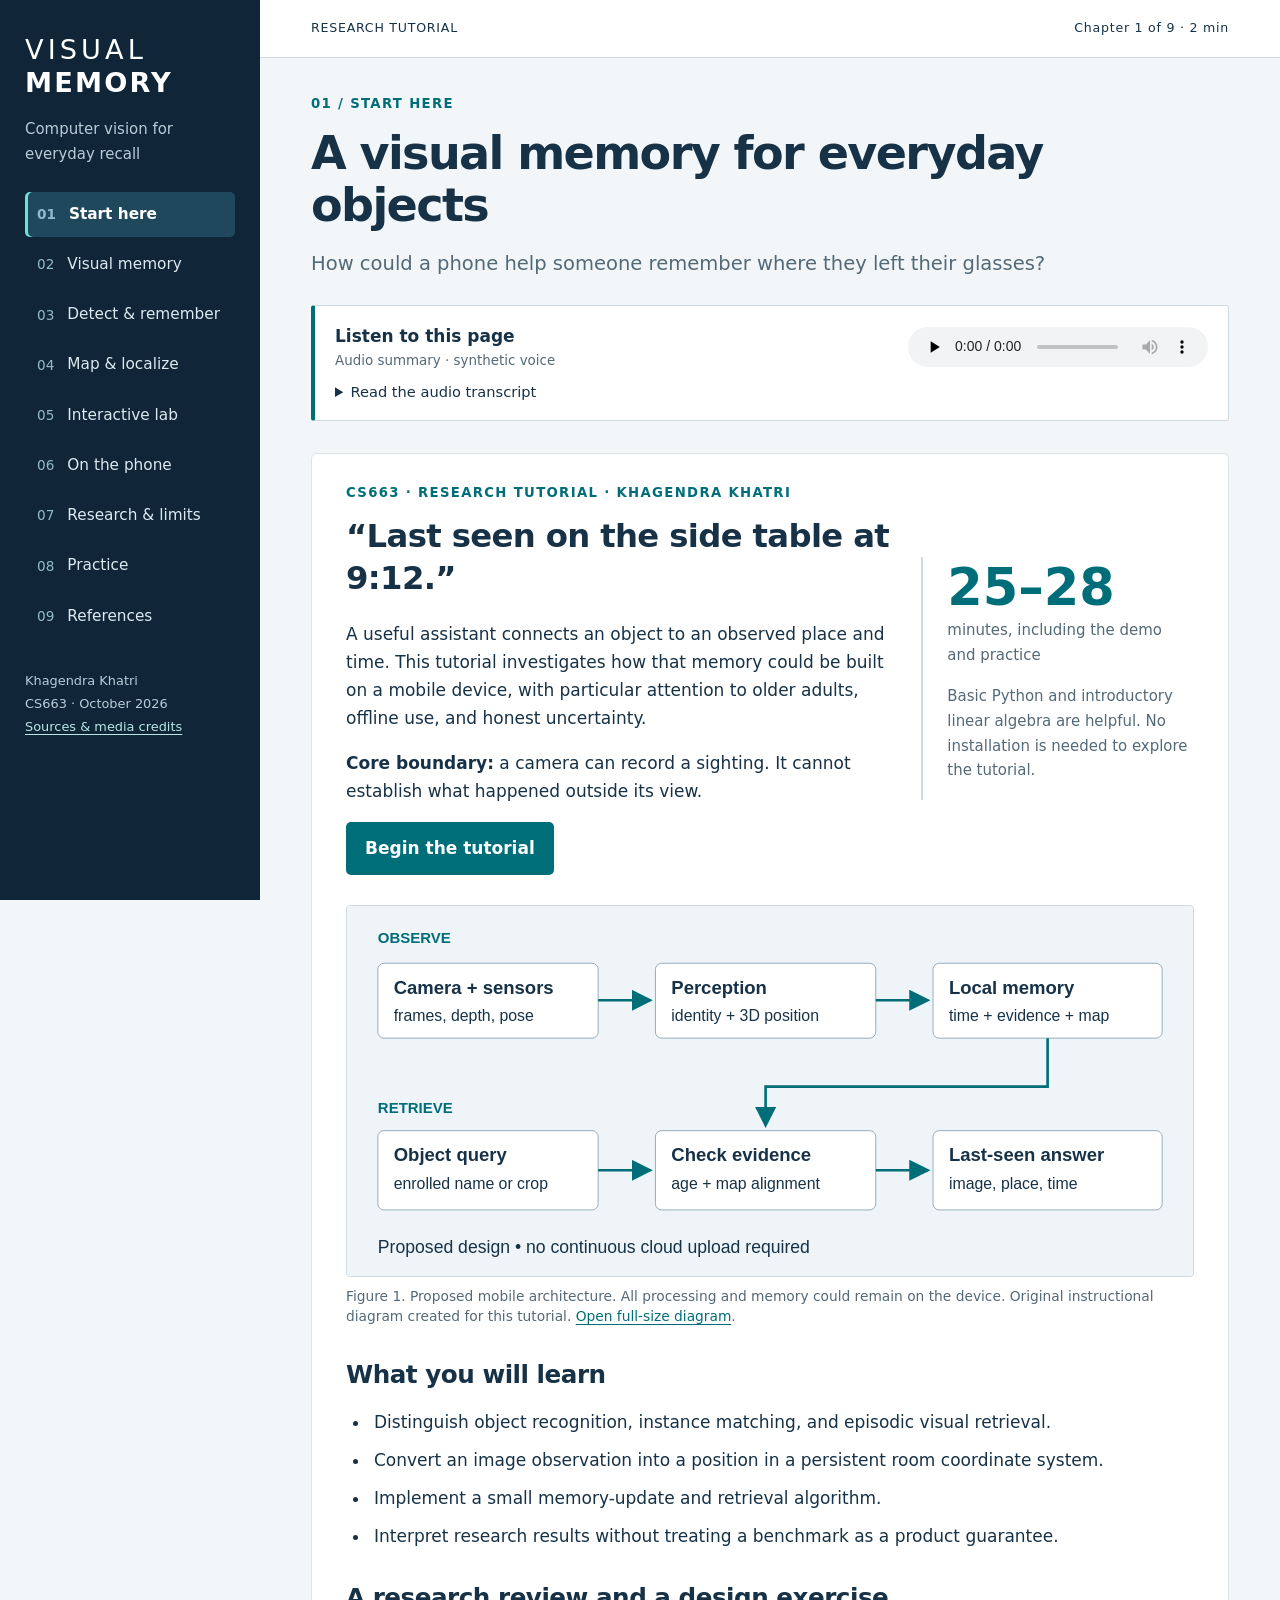
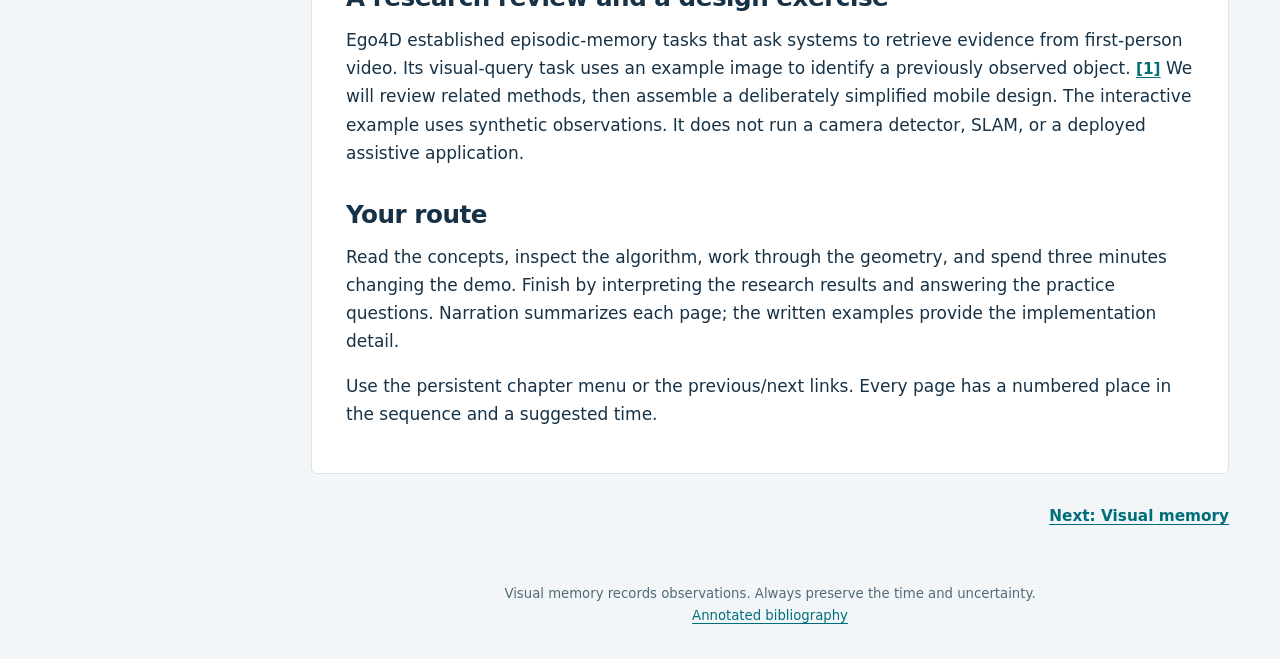
<file: index.html>
<!doctype html><html lang="en"><head><meta charset="utf-8"><meta name="viewport" content="width=device-width,initial-scale=1"><meta name="description" content="How could a phone help someone remember where they left their glasses?"><title>A visual memory for everyday objects · Visual Memory</title><link rel="stylesheet" href="assets/style.css"><script src="assets/app.js" defer></script></head><body><a class="skip" href="#main">Skip to content</a><aside class="sidebar"><a class="brand" href="index.html">VISUAL<br><strong>MEMORY</strong></a><p class="sidebar-sub">Computer vision for<br>everyday recall</p><nav aria-label="Tutorial chapters"><a href="index.html" aria-current="page" ><span>01</span>Start here</a><a href="memory.html" ><span>02</span>Visual memory</a><a href="detection.html" ><span>03</span>Detect & remember</a><a href="geometry.html" ><span>04</span>Map & localize</a><a href="demo.html" ><span>05</span>Interactive lab</a><a href="mobile.html" ><span>06</span>On the phone</a><a href="research.html" ><span>07</span>Research & limits</a><a href="practice.html" ><span>08</span>Practice</a><a href="references.html" ><span>09</span>References</a></nav><div class="sidebar-foot">Khagendra Khatri<br>CS663 · October 2026<br><a href="references.html">Sources &amp; media credits</a></div></aside><div class="page"><header class="topbar"><span>RESEARCH TUTORIAL</span><span>Chapter 1 of 9 · 2 min</span></header><main id="main"><div class="page-heading"><p class="eyebrow">01 / Start here</p><h1>A visual memory for everyday objects</h1><p class="lead">How could a phone help someone remember where they left their glasses?</p></div><section class="narration" aria-label="Page narration"><div><strong>Listen to this page</strong><span>Audio summary · synthetic voice</span></div><audio controls preload="none" src="assets/audio/index.mp3">Your browser does not support audio. Use the transcript below.</audio><details><summary>Read the audio transcript</summary><p>Welcome to A Visual Memory for Everyday Objects. This tutorial explores how a phone could help an older adult remember where an object was last observed. Our running example is a pair of glasses. The useful answer is, last seen on the side table at nine twelve, with an indication of uncertainty. A camera cannot observe an object moving while it is out of view. We will connect object detection, identity matching, spatial mapping, and local memory. We will also examine published research and its limitations. Allow about twenty five to twenty eight minutes for reading, the interactive demonstration, and the practice questions. The demonstration uses synthetic data and does not access your camera. The proposed mobile system is a design exercise, not a validated assistive product. Continue to Visual Memory to begin.</p></details></section><div class="content">
<div class="hero-grid"><div><p class="eyebrow">CS663 · Research tutorial · Khagendra Khatri</p><h2>“Last seen on the side table at 9:12.”</h2><p>A useful assistant connects an object to an observed place and time. This tutorial investigates how that memory could be built on a mobile device, with particular attention to older adults, offline use, and honest uncertainty.</p><p><strong>Core boundary:</strong> a camera can record a sighting. It cannot establish what happened outside its view.</p><a class="button" href="memory.html">Begin the tutorial</a></div><div class="hero-note"><span class="large-number">25–28</span><p>minutes, including the demo and practice</p><p>Basic Python and introductory linear algebra are helpful. No installation is needed to explore the tutorial.</p></div></div>
<figure><img src="assets/diagrams/system.svg" width="960" height="420" alt="An observation pipeline builds local memory; a query and current pose retrieve a remembered position." loading="lazy"><figcaption>Figure 1. Proposed mobile architecture. All processing and memory could remain on the device. Original instructional diagram created for this tutorial. <a href="assets/diagrams/system.svg">Open full-size diagram</a>.</figcaption></figure>
<h2>What you will learn</h2><ul><li>Distinguish object recognition, instance matching, and episodic visual retrieval.</li><li>Convert an image observation into a position in a persistent room coordinate system.</li><li>Implement a small memory-update and retrieval algorithm.</li><li>Interpret research results without treating a benchmark as a product guarantee.</li></ul>
<h2>A research review and a design exercise</h2><p>Ego4D established episodic-memory tasks that ask systems to retrieve evidence from first-person video. Its visual-query task uses an example image to identify a previously observed object. <a class="cite" href="references.html#ref-1" aria-label="Reference 1">[1]</a> We will review related methods, then assemble a deliberately simplified mobile design. The interactive example uses synthetic observations. It does not run a camera detector, SLAM, or a deployed assistive application.</p>
<h2>Your route</h2><p>Read the concepts, inspect the algorithm, work through the geometry, and spend three minutes changing the demo. Finish by interpreting the research results and answering the practice questions. Narration summarizes each page; the written examples provide the implementation detail.</p><p>Use the persistent chapter menu or the previous/next links. Every page has a numbered place in the sequence and a suggested time.</p>
</div><nav class="pager" aria-label="Previous and next chapter"><span></span><a href="memory.html">Next: Visual memory</a></nav></main><footer>Visual memory records observations. Always preserve the time and uncertainty.<br><a href="references.html">Annotated bibliography</a></footer></div></body></html>
</file>
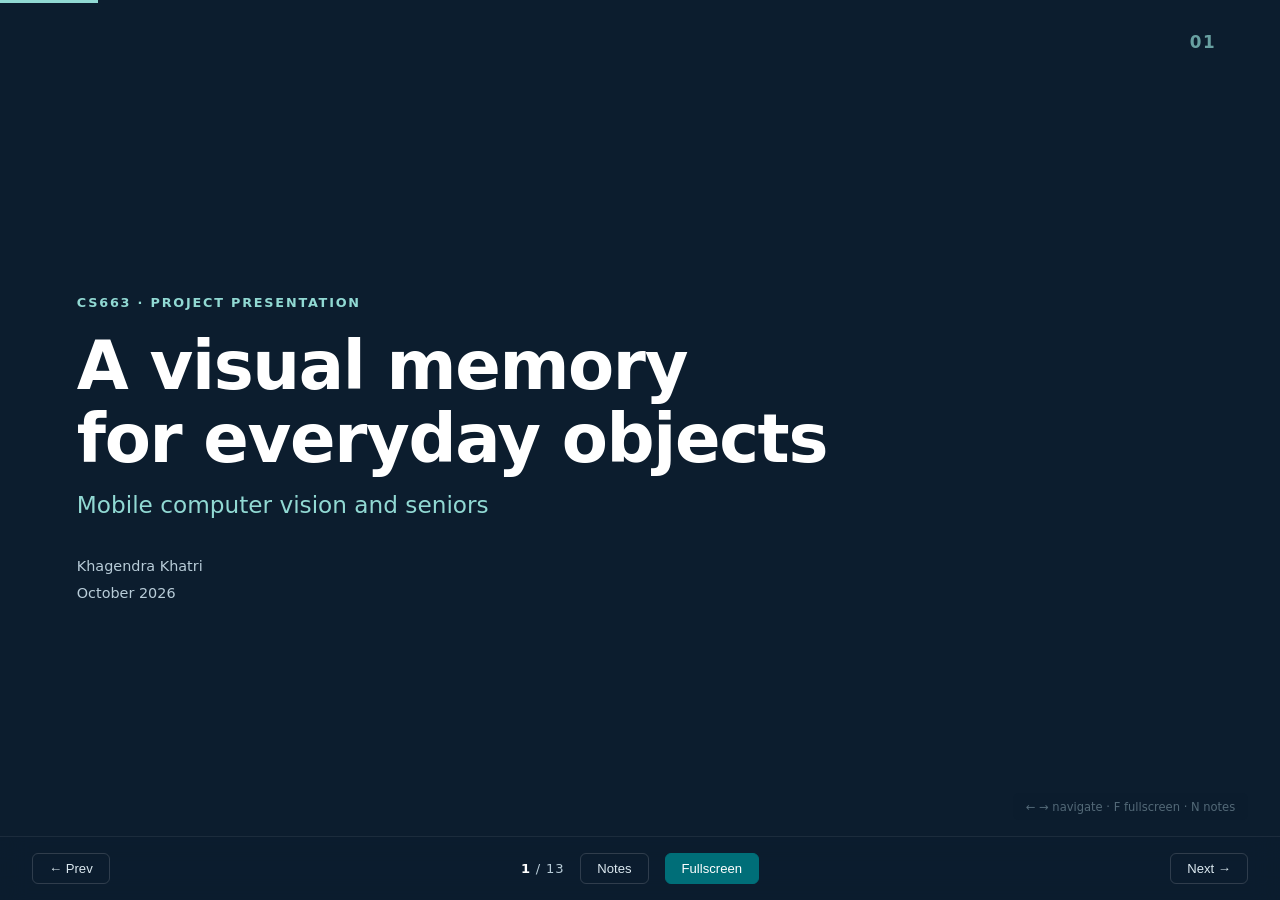
<file: pptx/index.html>
<!doctype html>
<html lang="en">
<head>
<meta charset="utf-8">
<meta name="viewport" content="width=device-width,initial-scale=1">
<title>A visual memory for everyday objects · Presentation</title>
<style>
*,*::before,*::after{box-sizing:border-box;margin:0;padding:0}
:root{
  --navy:#102638;--ink:#173247;--teal:#006e78;--teal-lt:#0a8a96;
  --muted:#536977;--paper:#fff;--bg:#0c1d2e;
  --accent:#91d9d3;--soft:#b8ccd8;--pale:#dce9f0;--orange:#b5431b;--warm:#e8a87c;
  --font:system-ui,-apple-system,BlinkMacSystemFont,'Segoe UI',sans-serif;
}
html,body{height:100%;overflow:hidden;background:var(--bg);font-family:var(--font);color:var(--paper)}

/* ── deck ── */
.deck{position:relative;width:100vw;height:100vh;overflow:hidden}
.slide{position:absolute;inset:0;display:flex;flex-direction:column;justify-content:center;
  padding:4vh 6vw;opacity:0;pointer-events:none;transition:opacity .45s ease,transform .45s ease;transform:translateX(40px)}
.slide.active{opacity:1;pointer-events:auto;transform:translateX(0);z-index:2}
.slide.prev{transform:translateX(-40px)}

/* ── slide number ── */
.slide-num{position:absolute;top:3.5vh;right:5vw;font-size:.75rem;letter-spacing:.12em;color:var(--soft);opacity:.7;font-weight:600}
.slide-num em{font-style:normal;color:var(--accent);font-size:1.4em;vertical-align:-2px}

/* ── typography ── */
.eyebrow{font-size:.8rem;letter-spacing:.14em;text-transform:uppercase;color:var(--accent);font-weight:700;margin-bottom:1rem}
h1{font-size:clamp(2.4rem,5.5vw,4.2rem);line-height:1.08;letter-spacing:-.02em;font-weight:800;color:#fff}
h2{font-size:clamp(1.8rem,3.5vw,2.6rem);line-height:1.15;letter-spacing:-.01em;font-weight:750;color:#fff;margin-bottom:1.2rem}
h3{font-size:1rem;letter-spacing:.06em;text-transform:uppercase;color:var(--accent);font-weight:700;margin-bottom:.5rem}
p,li{color:var(--pale);font-size:clamp(.95rem,1.3vw,1.12rem);line-height:1.7}
strong{color:#fff}
.small{font-size:.82rem;color:var(--soft)}

/* ── title slide ── */
.title-slide{align-items:flex-start;justify-content:center}
.title-slide h1{margin-bottom:.6rem}
.title-sub{font-size:clamp(1.1rem,2vw,1.45rem);color:var(--accent);font-weight:500;margin-bottom:1.8rem}
.title-meta{font-size:.9rem;color:var(--soft);line-height:1.9}
.title-meta a{color:var(--accent)}

/* ── two-col layout ── */
.cols{display:grid;grid-template-columns:1fr 1fr;gap:3rem;margin-top:1.5rem;align-items:start}
.cols-3{display:grid;grid-template-columns:1fr 1fr 1fr;gap:2rem;margin-top:1.5rem}
.col-block h3{margin-bottom:.6rem}
.col-block p,.col-block li{font-size:.92rem;line-height:1.65}
.col-block ul{padding-left:1.1rem}
.col-block li{margin-bottom:.35rem}
.col-block li::marker{color:var(--accent)}

/* ── callout box ── */
.callout{background:rgba(0,110,120,.18);border-left:3px solid var(--accent);padding:1rem 1.3rem;border-radius:0 8px 8px 0;margin-top:1.4rem}
.callout p{font-size:.92rem;color:var(--pale)}
.callout strong{color:var(--accent)}
.warn{border-left-color:var(--orange);background:rgba(181,67,27,.12)}
.warn strong{color:var(--warm)}

/* ── pipeline diagram (slide 3) ── */
.pipeline{display:flex;align-items:center;gap:0;margin:1.5rem 0;flex-wrap:wrap}
.pipe-node{background:rgba(0,110,120,.22);border:1px solid rgba(145,217,211,.3);border-radius:10px;
  padding:.7rem 1rem;text-align:center;min-width:110px}
.pipe-node .label{font-size:.78rem;font-weight:700;color:#fff}
.pipe-node .sub{font-size:.68rem;color:var(--soft);margin-top:2px}
.pipe-arrow{color:var(--accent);font-size:1.3rem;padding:0 .4rem;flex-shrink:0}
.pipe-node.record{background:rgba(181,67,27,.18);border-color:rgba(232,168,124,.4)}
.pipe-node.record .label{color:var(--warm)}

/* ── chart (slide 5) ── */
.chart-wrap{display:flex;align-items:flex-end;gap:2.5rem;height:260px;margin:1.5rem 0 .8rem}
.bar-group{display:flex;flex-direction:column;align-items:center;gap:.6rem;flex:1}
.bar-val{font-size:1.6rem;font-weight:800;color:#fff}
.bar-val.pct{color:var(--warm)}
.bar{width:90px;border-radius:8px 8px 0 0;transition:height .8s ease}
.bar.learned{background:var(--muted);height:12px}
.bar.oracle{background:linear-gradient(180deg,var(--accent),var(--teal));height:210px}
.bar-label{font-size:.82rem;color:var(--soft);text-align:center;line-height:1.35}
.chart-note{font-size:.78rem;color:var(--muted);margin-top:.6rem}

/* ── steps (slide 6) ── */
.steps{display:grid;grid-template-columns:1fr 1fr 1fr;gap:2rem;margin-top:1.8rem}
.step{background:rgba(0,110,120,.14);border:1px solid rgba(145,217,211,.2);border-radius:12px;padding:1.4rem}
.step-num{font-size:2rem;font-weight:800;color:var(--accent);line-height:1;margin-bottom:.6rem}
.step h3{font-size:.9rem;margin-bottom:.5rem;color:#fff;text-transform:none;letter-spacing:0}
.step p{font-size:.88rem}

/* ── feature grid (slide 7) ── */
.feature-grid{display:grid;grid-template-columns:1fr 1fr;gap:.7rem 2rem;margin-top:1.2rem}
.feat{display:flex;align-items:flex-start;gap:.6rem}
.feat-dot{width:7px;height:7px;border-radius:50%;background:var(--accent);margin-top:7px;flex-shrink:0}
.feat span{font-size:.92rem;color:var(--pale);line-height:1.55}

/* ── two-col lists (slide 8) ── */
.list-col{background:rgba(255,255,255,.04);border:1px solid rgba(255,255,255,.08);border-radius:12px;padding:1.4rem 1.6rem}
.list-col h3{margin-bottom:.7rem}
.list-col ul{list-style:none;padding:0}
.list-col li{font-size:.9rem;padding:.3rem 0;border-bottom:1px solid rgba(255,255,255,.06);display:flex;align-items:center;gap:.55rem}
.list-col li:last-child{border-bottom:none}
.list-col li::before{content:'';width:5px;height:5px;border-radius:50%;background:var(--accent);flex-shrink:0}

/* ── approach cards (slide 7) ── */
.approach-grid{display:grid;grid-template-columns:1fr 1fr 1fr;gap:1.5rem;margin-top:1.2rem}
.approach{background:rgba(255,255,255,.04);border:1px solid rgba(255,255,255,.08);border-radius:14px;padding:1.2rem;display:flex;flex-direction:column;gap:.6rem}
.approach-tag{font-size:.65rem;letter-spacing:.12em;text-transform:uppercase;font-weight:700;color:var(--accent);background:rgba(0,110,120,.25);padding:.25rem .6rem;border-radius:4px;display:inline-block;width:fit-content}
.approach h3{font-size:1rem;color:#fff;text-transform:none;letter-spacing:0;margin:0}
.approach p{font-size:.8rem;line-height:1.55;color:var(--soft)}
.approach svg{width:100%;height:auto;border-radius:8px}

/* ── CNN layers ── */
.cnn-flow{display:flex;align-items:center;gap:0;margin:1.5rem 0 .8rem;flex-wrap:nowrap;overflow-x:auto}
.cnn-layer{border-radius:8px;display:flex;flex-direction:column;align-items:center;justify-content:center;
  text-align:center;min-width:64px;flex-shrink:0}
.cnn-layer .lname{font-size:.65rem;font-weight:700;color:#fff}
.cnn-layer .ldim{font-size:.55rem;color:var(--soft);margin-top:2px}
.cnn-conn{color:var(--muted);font-size:.9rem;padding:0 .2rem;flex-shrink:0}

/* ── loss chart ── */
.loss-wrap{display:flex;gap:2rem;align-items:flex-start;margin-top:1rem}
.loss-chart{flex:1}
.infer-grid{display:grid;grid-template-columns:1fr 1fr 1fr;gap:.6rem;flex-shrink:0;width:280px}
.infer-card{background:rgba(255,255,255,.04);border:1px solid rgba(255,255,255,.08);border-radius:8px;overflow:hidden}
.infer-card svg{display:block;width:100%;height:auto}
.infer-label{font-size:.6rem;color:var(--soft);padding:.3rem .4rem;text-align:center}

/* ── hack banner ── */
.hack-badge{display:inline-flex;align-items:center;gap:.5rem;background:linear-gradient(135deg,var(--teal),#0d8f9a);
  color:#fff;font-size:.7rem;letter-spacing:.1em;text-transform:uppercase;font-weight:800;
  padding:.35rem .9rem;border-radius:20px;margin-bottom:.8rem}

/* ── references (slide 13) ── */
.ref-list{display:grid;grid-template-columns:1fr 1fr;gap:.45rem 2.5rem;margin-top:.8rem}
.ref-item{font-size:.84rem;color:var(--pale);display:flex;gap:.5rem;line-height:1.5}
.ref-num{color:var(--accent);font-weight:700;flex-shrink:0;min-width:1.6em}

/* ── nav bar ── */
.nav{position:fixed;bottom:0;left:0;right:0;display:flex;justify-content:space-between;align-items:center;
  padding:1rem 2rem;background:rgba(12,29,46,.85);backdrop-filter:blur(12px);z-index:100;
  border-top:1px solid rgba(255,255,255,.07)}
.nav-center{display:flex;align-items:center;gap:1rem}
.nav button{background:none;border:1px solid rgba(255,255,255,.15);color:var(--pale);
  font-size:.82rem;padding:.45rem 1rem;border-radius:6px;cursor:pointer;transition:.2s}
.nav button:hover{background:rgba(255,255,255,.08);color:#fff}
.nav button.primary{background:var(--teal);border-color:var(--teal);color:#fff}
.nav button.primary:hover{background:var(--teal-lt)}
.progress{position:fixed;top:0;left:0;height:3px;background:var(--accent);z-index:101;transition:width .3s ease}
.counter{font-size:.82rem;color:var(--soft);letter-spacing:.06em}
.counter b{color:#fff}

/* ── notes panel ── */
.notes{position:fixed;bottom:70px;left:0;right:0;background:rgba(16,38,56,.95);backdrop-filter:blur(16px);
  padding:1.4rem 2rem;max-height:35vh;overflow-y:auto;z-index:99;border-top:1px solid rgba(145,217,211,.2);
  display:none}
.notes.open{display:block}
.notes-label{font-size:.7rem;letter-spacing:.12em;text-transform:uppercase;color:var(--accent);font-weight:700;margin-bottom:.5rem}
.notes p{font-size:.88rem;color:var(--pale);line-height:1.7}

/* ── hint overlay ── */
.hint{position:fixed;bottom:80px;right:2rem;font-size:.72rem;color:var(--muted);z-index:100;
  background:rgba(12,29,46,.7);padding:.4rem .8rem;border-radius:6px;pointer-events:none;
  transition:opacity .6s}
.hint.hide{opacity:0}

/* ── fullscreen ── */
:fullscreen .nav,:fullscreen .hint{opacity:0;pointer-events:none}
:fullscreen .nav:hover,:fullscreen .hint:focus{opacity:1;pointer-events:auto}

/* ── responsive ── */
@media(max-width:700px){
  .cols,.cols-3,.steps,.feature-grid,.ref-list,.approach-grid{grid-template-columns:1fr}
  .loss-wrap{flex-direction:column}
  .infer-grid{width:100%;grid-template-columns:1fr 1fr 1fr}
  .cnn-flow{flex-wrap:wrap}
  .pipeline{flex-direction:column;align-items:stretch}
  .pipe-arrow{transform:rotate(90deg);text-align:center}
  .slide{padding:3vh 5vw}
  .chart-wrap{height:180px}
  .bar.oracle{height:140px}
}
</style>
</head>
<body>

<div class="progress" id="progress"></div>
<div class="deck" id="deck">

<!-- ═══ SLIDE 1 ═══ -->
<section class="slide title-slide active" data-notes="My topic is mobile computer vision for helping older adults remember where everyday objects were last observed. The central example is a pair of glasses. I will review the research, explain the components of a proposed offline mobile design, and demonstrate the difference between physical reality and stored visual memory. The system described here is a proposal and a teaching simulation, not a validated assistive product.">
  <div class="slide-num"><em>01</em></div>
  <p class="eyebrow">CS663 · Project presentation</p>
  <h1>A visual memory<br>for everyday objects</h1>
  <p class="title-sub">Mobile computer vision and seniors</p>
  <p class="title-meta">Khagendra Khatri<br>October 2026</p>
</section>
<!-- ═══ SLIDE 2 ═══ -->
<section class="slide" data-notes='Camera observations first pass through object detection and identity matching. A tracker provides continuity across nearby frames, but a tracker ID is not automatically the identity of someones personal object. Depth and camera pose provide geometry. The application stores a compact, dated observation with its map identifier and evidence. A later query checks identity, freshness, and alignment before calculating displacement. This arrangement draws on the idea of streaming object memory, while the particular threshold policy and application architecture are our teaching design. The website includes original Python code for update and retrieval.'>
  <div class="slide-num"><em>02</em></div>
  <p class="eyebrow">Architecture</p>
  <h2>Proposed mobile pipeline</h2>
  <div class="pipeline">
    <div class="pipe-node"><div class="label">Camera</div><div class="sub">image + depth</div></div>
    <span class="pipe-arrow">→</span>
    <div class="pipe-node"><div class="label">Detect</div><div class="sub">object + class</div></div>
    <span class="pipe-arrow">→</span>
    <div class="pipe-node"><div class="label">Match</div><div class="sub">identity</div></div>
    <span class="pipe-arrow">→</span>
    <div class="pipe-node"><div class="label">Track</div><div class="sub">continuity</div></div>
    <span class="pipe-arrow">→</span>
    <div class="pipe-node record"><div class="label">Memory</div><div class="sub">record</div></div>
    <span class="pipe-arrow">→</span>
    <div class="pipe-node"><div class="label">Query</div><div class="sub">retrieval</div></div>
  </div>
  <div class="callout">
    <p><strong>Memory record:</strong> identity · evidence · time · position · quality · map version</p>
  </div>
  <p class="small" style="margin-top:1rem">Tracker ID ≠ personal object identity. Threshold policy and app architecture are our teaching design. <span class="small">[3]</span></p>
</section>
<!-- ═══ SLIDE 3 ═══ -->
<section class="slide" data-notes='Here is how our hack actually works end to end. A phone camera captures a frame. We preprocess it, then run an object detection model to find bounding boxes around objects of interest. For each detected object, we extract identity features and match them against our enrolled inventory. We compute the 3D position from depth and camera pose. Then we store a compact memory record with the object identity, timestamp, location, and a small evidence crop. When the user asks where their glasses are, we query the memory, check freshness, verify map alignment, and return the last-seen location with confidence.'>
  <div class="slide-num"><em>03</em></div>
  <span class="hack-badge">Our Hack</span>
  <p class="eyebrow">Implementation</p>
  <h2>How it works</h2>
  <svg viewBox="0 0 960 200" style="width:100%;max-height:200px;margin-top:1rem" xmlns="http://www.w3.org/2000/svg">
    <!-- Room scene -->
    <rect x="10" y="30" width="140" height="130" rx="8" fill="#0f2a3d" stroke="#1e4a5c" stroke-width="1.5"/>
    <text x="80" y="52" text-anchor="middle" fill="#91d9d3" font-size="11" font-weight="700" font-family="system-ui">Room</text>
    <!-- table -->
    <rect x="30" y="120" width="50" height="6" rx="2" fill="#536977"/>
    <rect x="35" y="126" width="5" height="20" fill="#3a5567"/>
    <rect x="70" y="126" width="5" height="20" fill="#3a5567"/>
    <!-- glasses on table -->
    <circle cx="45" cy="115" r="5" fill="none" stroke="#91d9d3" stroke-width="1.5"/>
    <circle cx="65" cy="115" r="5" fill="none" stroke="#91d9d3" stroke-width="1.5"/>
    <line x1="50" y1="115" x2="60" y2="115" stroke="#91d9d3" stroke-width="1.5"/>
    <!-- camera icon -->
    <rect x="100" y="60" width="35" height="25" rx="4" fill="#1a3a50" stroke="#536977" stroke-width="1"/>
    <circle cx="117" cy="72" r="7" fill="none" stroke="#91d9d3" stroke-width="1.5"/>
    <circle cx="117" cy="72" r="3" fill="#91d9d3"/>
    <!-- FOV lines -->
    <line x1="100" y1="68" x2="50" y2="110" stroke="#91d9d3" stroke-width="0.7" stroke-dasharray="3,3" opacity="0.6"/>
    <line x1="100" y1="78" x2="70" y2="115" stroke="#91d9d3" stroke-width="0.7" stroke-dasharray="3,3" opacity="0.6"/>

    <text x="165" y="100" fill="#91d9d3" font-size="20" font-family="system-ui">→</text>

    <!-- Preprocess -->
    <rect x="190" y="50" width="100" height="90" rx="8" fill="#0f2a3d" stroke="#1e4a5c" stroke-width="1.5"/>
    <text x="240" y="75" text-anchor="middle" fill="#fff" font-size="11" font-weight="700" font-family="system-ui">Preprocess</text>
    <text x="240" y="95" text-anchor="middle" fill="#b8ccd8" font-size="9" font-family="system-ui">resize 640×640</text>
    <text x="240" y="110" text-anchor="middle" fill="#b8ccd8" font-size="9" font-family="system-ui">normalize</text>
    <text x="240" y="125" text-anchor="middle" fill="#b8ccd8" font-size="9" font-family="system-ui">augment</text>

    <text x="305" y="100" fill="#91d9d3" font-size="20" font-family="system-ui">→</text>

    <!-- Detect -->
    <rect x="330" y="40" width="130" height="110" rx="8" fill="#0a3040" stroke="#006e78" stroke-width="2"/>
    <text x="395" y="65" text-anchor="middle" fill="#91d9d3" font-size="11" font-weight="700" font-family="system-ui">Detect</text>
    <!-- bbox -->
    <rect x="355" y="75" width="55" height="35" rx="2" fill="none" stroke="#e8a87c" stroke-width="2"/>
    <text x="395" y="88" text-anchor="middle" fill="#e8a87c" font-size="7" font-family="system-ui">glasses</text>
    <text x="395" y="100" text-anchor="middle" fill="#e8a87c" font-size="7" font-family="system-ui">0.94</text>
    <!-- features -->
    <rect x="420" y="80" width="25" height="25" rx="3" fill="#1a3a50"/>
    <text x="432" y="96" text-anchor="middle" fill="#91d9d3" font-size="7" font-family="system-ui">feat</text>
    <text x="395" y="130" text-anchor="middle" fill="#b8ccd8" font-size="8" font-family="system-ui">bbox + identity</text>

    <text x="475" y="100" fill="#91d9d3" font-size="20" font-family="system-ui">→</text>

    <!-- Geometry -->
    <rect x="500" y="50" width="100" height="90" rx="8" fill="#0f2a3d" stroke="#1e4a5c" stroke-width="1.5"/>
    <text x="550" y="75" text-anchor="middle" fill="#fff" font-size="11" font-weight="700" font-family="system-ui">Geometry</text>
    <text x="550" y="95" text-anchor="middle" fill="#b8ccd8" font-size="9" font-family="system-ui">depth → 3D</text>
    <text x="550" y="110" text-anchor="middle" fill="#b8ccd8" font-size="9" font-family="system-ui">camera pose</text>
    <text x="550" y="125" text-anchor="middle" fill="#b8ccd8" font-size="9" font-family="system-ui">world coords</text>

    <text x="615" y="100" fill="#91d9d3" font-size="20" font-family="system-ui">→</text>

    <!-- Memory -->
    <rect x="640" y="35" width="130" height="120" rx="8" fill="#1a2e1a" stroke="#2d5a2d" stroke-width="2"/>
    <text x="705" y="58" text-anchor="middle" fill="#7dce7d" font-size="11" font-weight="700" font-family="system-ui">Memory</text>
    <!-- record fields -->
    <rect x="658" y="68" width="94" height="16" rx="3" fill="rgba(125,206,125,0.15)"/>
    <text x="705" y="79" text-anchor="middle" fill="#a8dfa8" font-size="8" font-family="system-ui">id: glasses_01</text>
    <rect x="658" y="88" width="94" height="16" rx="3" fill="rgba(125,206,125,0.15)"/>
    <text x="705" y="99" text-anchor="middle" fill="#a8dfa8" font-size="8" font-family="system-ui">loc: (2.1, 0.8, 1.5)</text>
    <rect x="658" y="108" width="94" height="16" rx="3" fill="rgba(125,206,125,0.15)"/>
    <text x="705" y="119" text-anchor="middle" fill="#a8dfa8" font-size="8" font-family="system-ui">time: 09:12:34</text>
    <rect x="658" y="128" width="94" height="16" rx="3" fill="rgba(125,206,125,0.15)"/>
    <text x="705" y="139" text-anchor="middle" fill="#a8dfa8" font-size="8" font-family="system-ui">conf: 0.91</text>

    <text x="785" y="100" fill="#91d9d3" font-size="20" font-family="system-ui">→</text>

    <!-- Query -->
    <rect x="810" y="50" width="130" height="90" rx="8" fill="#0f2a3d" stroke="#1e4a5c" stroke-width="1.5"/>
    <text x="875" y="75" text-anchor="middle" fill="#fff" font-size="11" font-weight="700" font-family="system-ui">Query</text>
    <text x="875" y="95" text-anchor="middle" fill="#b8ccd8" font-size="9" font-family="system-ui">"Where are</text>
    <text x="875" y="108" text-anchor="middle" fill="#b8ccd8" font-size="9" font-family="system-ui">my glasses?"</text>
    <text x="875" y="128" text-anchor="middle" fill="#e8a87c" font-size="9" font-weight="700" font-family="system-ui">→ side table</text>
  </svg>
  <div class="callout" style="margin-top:.8rem">
    <p><strong>Camera → Detect → Match → Geometry → Memory → Query</strong> — all processing stays on-device.</p>
  </div>
</section>
<!-- ═══ SLIDE 4 ═══ -->
<section class="slide" data-notes='We explored three different approaches for object detection and identification. First, using a cloud LLM with an API: you send the image to GPT-4o or Gemini, and it returns a structured description of what it sees. This is the easiest to prototype but requires internet and costs per call. Second, using YOLO: a lightweight real-time detector that runs locally on the phone, detecting objects in under 50 milliseconds. Third, using a ResNet architecture: a deep residual network that we fine-tune for our specific object classes, extracting feature embeddings for identity matching. Each has different tradeoffs between accuracy, speed, and resource usage.'>
  <div class="slide-num"><em>04</em></div>
  <span class="hack-badge">Our Hack</span>
  <p class="eyebrow">Approaches</p>
  <h2>3 detection approaches</h2>
  <div class="approach-grid">
    <!-- LLM API -->
    <div class="approach">
      <span class="approach-tag">Cloud · API</span>
      <h3>LLM + Vision API</h3>
      <svg viewBox="0 0 220 140" xmlns="http://www.w3.org/2000/svg">
        <!-- phone -->
        <rect x="15" y="15" width="60" height="100" rx="8" fill="#0f2a3d" stroke="#1e4a5c" stroke-width="1.5"/>
        <rect x="22" y="30" width="46" height="50" rx="4" fill="#1a3a50"/>
        <!-- glasses in viewfinder -->
        <circle cx="36" cy="55" r="6" fill="none" stroke="#91d9d3" stroke-width="1.2"/>
        <circle cx="54" cy="55" r="6" fill="none" stroke="#91d9d3" stroke-width="1.2"/>
        <line x1="42" y1="55" x2="48" y2="55" stroke="#91d9d3" stroke-width="1.2"/>
        <text x="45" y="100" text-anchor="middle" fill="#b8ccd8" font-size="8" font-family="system-ui">capture</text>
        <!-- upload arrow -->
        <text x="88" y="55" text-anchor="middle" fill="#91d9d3" font-size="18" font-family="system-ui">↑</text>
        <!-- cloud -->
        <ellipse cx="140" cy="30" rx="40" ry="18" fill="#0a3040" stroke="#006e78" stroke-width="1.5"/>
        <text x="140" y="34" text-anchor="middle" fill="#91d9d3" font-size="8" font-weight="700" font-family="system-ui">Cloud API</text>
        <text x="140" y="48" text-anchor="middle" fill="#b8ccd8" font-size="6" font-family="system-ui">GPT-4o / Gemini</text>
        <!-- response -->
        <text x="88" y="75" text-anchor="middle" fill="#e8a87c" font-size="16" font-family="system-ui">↓</text>
        <rect x="100" y="80" width="100" height="45" rx="6" fill="#1a2e1a" stroke="#2d5a2d" stroke-width="1"/>
        <text x="150" y="96" text-anchor="middle" fill="#a8dfa8" font-size="7" font-family="system-ui">"Glasses detected"</text>
        <text x="150" y="108" text-anchor="middle" fill="#a8dfa8" font-size="7" font-family="system-ui">"on wooden table"</text>
        <text x="150" y="120" text-anchor="middle" fill="#a8dfa8" font-size="7" font-family="system-ui">"confidence: high"</text>
      </svg>
      <p>Send image to GPT-4o / Gemini. Easiest prototype. Needs internet, costs per call, ~1-3s latency.</p>
    </div>
    <!-- YOLO -->
    <div class="approach">
      <span class="approach-tag">Edge · Real-time</span>
      <h3>YOLO Detector</h3>
      <svg viewBox="0 0 220 140" xmlns="http://www.w3.org/2000/svg">
        <!-- input image grid -->
        <rect x="10" y="20" width="70" height="70" rx="6" fill="#0f2a3d" stroke="#1e4a5c" stroke-width="1.5"/>
        <text x="45" y="42" text-anchor="middle" fill="#b8ccd8" font-size="7" font-family="system-ui">input 640×640</text>
        <!-- grid cells -->
        <g stroke="#1e4a5c" stroke-width="0.5">
          <line x1="10" y1="38" x2="80" y2="38"/><line x1="10" y1="56" x2="80" y2="56"/><line x1="10" y1="74" x2="80" y2="74"/>
          <line x1="33" y1="20" x2="33" y2="90"/><line x1="57" y1="20" x2="57" y2="90"/>
        </g>
        <!-- bbox on grid -->
        <rect x="25" y="50" width="35" height="25" rx="2" fill="none" stroke="#e8a87c" stroke-width="2"/>
        <text x="42" y="65" text-anchor="middle" fill="#e8a87c" font-size="6" font-family="system-ui">glasses 0.94</text>

        <text x="90" y="55" text-anchor="middle" fill="#91d9d3" font-size="16" font-family="system-ui">→</text>

        <!-- YOLO network -->
        <rect x="105" y="10" width="50" height="90" rx="6" fill="#0a3040" stroke="#006e78" stroke-width="1.5"/>
        <text x="130" y="30" text-anchor="middle" fill="#91d9d3" font-size="8" font-weight="700" font-family="system-ui">YOLO</text>
        <!-- layers -->
        <rect x="115" y="38" width="30" height="8" rx="2" fill="#91d9d3" opacity="0.7"/>
        <rect x="118" y="50" width="24" height="8" rx="2" fill="#91d9d3" opacity="0.5"/>
        <rect x="121" y="62" width="18" height="8" rx="2" fill="#91d9d3" opacity="0.35"/>
        <rect x="124" y="74" width="12" height="8" rx="2" fill="#91d9d3" opacity="0.2"/>
        <text x="130" y="95" text-anchor="middle" fill="#b8ccd8" font-size="6" font-family="system-ui">~45ms</text>

        <text x="165" y="55" text-anchor="middle" fill="#91d9d3" font-size="16" font-family="system-ui">→</text>

        <!-- output -->
        <rect x="180" y="20" width="30" height="70" rx="6" fill="#1a2e1a" stroke="#2d5a2d" stroke-width="1"/>
        <text x="195" y="45" text-anchor="middle" fill="#a8dfa8" font-size="7" font-family="system-ui">bbox</text>
        <text x="195" y="60" text-anchor="middle" fill="#a8dfa8" font-size="7" font-family="system-ui">class</text>
        <text x="195" y="75" text-anchor="middle" fill="#a8dfa8" font-size="7" font-family="system-ui">conf</text>
      </svg>
      <p>Lightweight single-pass detector. Runs fully on-device at ~45ms/frame. No internet needed.</p>
    </div>
    <!-- ResNet -->
    <div class="approach">
      <span class="approach-tag">Edge · Feature</span>
      <h3>ResNet Features</h3>
      <svg viewBox="0 0 220 140" xmlns="http://www.w3.org/2000/svg">
        <!-- input -->
        <rect x="10" y="30" width="45" height="60" rx="5" fill="#0f2a3d" stroke="#1e4a5c" stroke-width="1.5"/>
        <text x="32" y="55" text-anchor="middle" fill="#b8ccd8" font-size="7" font-family="system-ui">input</text>
        <text x="32" y="68" text-anchor="middle" fill="#b8ccd8" font-size="6" font-family="system-ui">224×224</text>

        <text x="65" y="60" text-anchor="middle" fill="#91d9d3" font-size="14" font-family="system-ui">→</text>

        <!-- residual blocks -->
        <rect x="80" y="15" width="30" height="90" rx="5" fill="#0a3040" stroke="#006e78" stroke-width="1.5"/>
        <text x="95" y="32" text-anchor="middle" fill="#91d9d3" font-size="7" font-weight="700" font-family="system-ui">Res</text>
        <text x="95" y="42" text-anchor="middle" fill="#91d9d3" font-size="7" font-weight="700" font-family="system-ui">Net</text>
        <!-- residual connections -->
        <path d="M85 50 Q95 48 105 50" fill="none" stroke="#e8a87c" stroke-width="1" marker-end="none"/>
        <path d="M85 65 Q95 63 105 65" fill="none" stroke="#e8a87c" stroke-width="1"/>
        <path d="M85 80 Q95 78 105 80" fill="none" stroke="#e8a87c" stroke-width="1"/>
        <text x="95" y="100" text-anchor="middle" fill="#b8ccd8" font-size="5.5" font-family="system-ui">skip connections</text>
        <text x="95" y="95" text-anchor="middle" fill="#e8a87c" font-size="5.5" font-family="system-ui">↳ residual</text>

        <text x="120" y="60" text-anchor="middle" fill="#91d9d3" font-size="14" font-family="system-ui">→</text>

        <!-- GAP -->
        <rect x="135" y="35" width="25" height="35" rx="4" fill="#0f2a3d" stroke="#1e4a5c" stroke-width="1"/>
        <text x="147" y="50" text-anchor="middle" fill="#b8ccd8" font-size="6" font-family="system-ui">GAP</text>
        <text x="147" y="62" text-anchor="middle" fill="#b8ccd8" font-size="5.5" font-family="system-ui">2048-d</text>

        <text x="168" y="60" text-anchor="middle" fill="#91d9d3" font-size="14" font-family="system-ui">→</text>

        <!-- embedding -->
        <rect x="180" y="30" width="30" height="45" rx="5" fill="#1a2e1a" stroke="#2d5a2d" stroke-width="1.5"/>
        <text x="195" y="48" text-anchor="middle" fill="#a8dfa8" font-size="7" font-family="system-ui">embed</text>
        <text x="195" y="60" text-anchor="middle" fill="#a8dfa8" font-size="6" font-family="system-ui">512-d</text>
        <!-- comparison arrow -->
        <text x="195" y="88" text-anchor="middle" fill="#e8a87c" font-size="12" font-family="system-ui">↔</text>
        <text x="195" y="102" text-anchor="middle" fill="#b8ccd8" font-size="5.5" font-family="system-ui">match?</text>
      </svg>
      <p>Deep residual network fine-tuned for our objects. Extracts 512-d embeddings for identity matching.</p>
    </div>
  </div>
</section>
<!-- ═══ SLIDE 5 ═══ -->
<section class="slide" data-notes='For the custom approach, we designed a simple CNN with four convolutional layers. Each layer has batch normalization and ReLU activation, followed by max pooling that halves the spatial dimensions. The feature maps go from 32 to 64 to 128 to 256 channels while the spatial size shrinks from 64 by 64 down to 4 by 4. Then we flatten the result, pass through a fully connected layer with 128 units and dropout, and output a classification over our object categories. This is deliberately simple so it can run on a phone with INT8 quantization.'>
  <div class="slide-num"><em>05</em></div>
  <span class="hack-badge">Our Hack</span>
  <p class="eyebrow">Architecture</p>
  <h2>Simple CNN design</h2>
  <div class="cnn-flow">
    <div class="cnn-layer" style="background:#0f2a3d;border:1px solid #1e4a5c;width:70px;height:80px">
      <div class="lname">Input</div><div class="ldim">64×64×3</div>
    </div>
    <span class="cnn-conn">→</span>
    <div class="cnn-layer" style="background:#0a3040;border:1px solid #006e78;width:70px;height:80px">
      <div class="lname">Conv2D</div><div class="ldim">32 filters</div><div class="ldim">BN+ReLU</div><div class="ldim">32×32×32</div>
    </div>
    <span class="cnn-conn">→</span>
    <div class="cnn-layer" style="background:#0a3040;border:1px solid #006e78;width:70px;height:80px">
      <div class="lname">Conv2D</div><div class="ldim">64 filters</div><div class="ldim">BN+ReLU</div><div class="ldim">16×16×64</div>
    </div>
    <span class="cnn-conn">→</span>
    <div class="cnn-layer" style="background:#0a3040;border:1px solid #006e78;width:70px;height:80px">
      <div class="lname">Conv2D</div><div class="ldim">128 filters</div><div class="ldim">BN+ReLU</div><div class="ldim">8×8×128</div>
    </div>
    <span class="cnn-conn">→</span>
    <div class="cnn-layer" style="background:#0a3040;border:1px solid #006e78;width:70px;height:80px">
      <div class="lname">Conv2D</div><div class="ldim">256 filters</div><div class="ldim">BN+ReLU</div><div class="ldim">4×4×256</div>
    </div>
    <span class="cnn-conn">→</span>
    <div class="cnn-layer" style="background:#1a2e1a;border:1px solid #2d5a2d;width:70px;height:80px">
      <div class="lname">Flatten</div><div class="ldim">4096-d</div>
    </div>
    <span class="cnn-conn">→</span>
    <div class="cnn-layer" style="background:#1a2e1a;border:1px solid #2d5a2d;width:70px;height:80px">
      <div class="lname">Dense</div><div class="ldim">128</div><div class="ldim">Dropout 0.3</div>
    </div>
    <span class="cnn-conn">→</span>
    <div class="cnn-layer" style="background:#2a1e10;border:1px solid #e8a87c;width:70px;height:80px">
      <div class="lname">Output</div><div class="ldim">N classes</div><div class="ldim">Softmax</div>
    </div>
  </div>
  <div class="callout" style="margin-top:1rem">
    <p><strong>Deliberately simple:</strong> 4 conv layers → runs on-phone with INT8 quantization. BN stabilizes training; dropout prevents overfitting.</p>
  </div>
</section>
<!-- ═══ SLIDE 6 ═══ -->
<section class="slide" data-notes='Here are our training results. The loss chart shows training loss steadily decreasing while validation loss starts rising after about fifteen epochs, which is the classic signature of overfitting. We use early stopping at the best validation point. On the right, you can see sample inference results. The top row shows correctly detected objects with bounding boxes and confidence scores. The bottom row shows the failure cases where the model confuses similar objects, like sunglasses versus reading glasses. These failures are exactly what the uncertainty-aware response policy is designed to catch.'>
  <div class="slide-num"><em>06</em></div>
  <span class="hack-badge">Our Hack</span>
  <p class="eyebrow">Training</p>
  <h2>Training results &amp; inference</h2>
  <div class="loss-wrap">
    <div class="loss-chart">
      <svg viewBox="0 0 420 200" style="width:100%;max-height:220px" xmlns="http://www.w3.org/2000/svg">
        <!-- axes -->
        <line x1="50" y1="10" x2="50" y2="170" stroke="#536977" stroke-width="1"/>
        <line x1="50" y1="170" x2="400" y2="170" stroke="#536977" stroke-width="1"/>
        <!-- grid -->
        <g stroke="#1e3a4a" stroke-width="0.5">
          <line x1="50" y1="40" x2="400" y2="40"/>
          <line x1="50" y1="70" x2="400" y2="70"/>
          <line x1="50" y1="100" x2="400" y2="100"/>
          <line x1="50" y1="130" x2="400" y2="130"/>
        </g>
        <!-- y labels -->
        <text x="45" y="173" text-anchor="end" fill="#536977" font-size="8" font-family="system-ui">0.0</text>
        <text x="45" y="133" text-anchor="end" fill="#536977" font-size="8" font-family="system-ui">0.5</text>
        <text x="45" y="103" text-anchor="end" fill="#536977" font-size="8" font-family="system-ui">1.0</text>
        <text x="45" y="73" text-anchor="end" fill="#536977" font-size="8" font-family="system-ui">1.5</text>
        <text x="45" y="43" text-anchor="end" fill="#536977" font-size="8" font-family="system-ui">2.0</text>
        <!-- x labels -->
        <text x="50" y="183" fill="#536977" font-size="8" font-family="system-ui">0</text>
        <text x="138" y="183" fill="#536977" font-size="8" font-family="system-ui">5</text>
        <text x="225" y="183" fill="#536977" font-size="8" font-family="system-ui">10</text>
        <text x="313" y="183" fill="#536977" font-size="8" font-family="system-ui">15</text>
        <text x="395" y="183" fill="#536977" font-size="8" font-family="system-ui">20</text>
        <!-- axis labels -->
        <text x="225" y="197" text-anchor="middle" fill="#536977" font-size="9" font-family="system-ui">Epoch</text>
        <text x="15" y="95" text-anchor="middle" fill="#536977" font-size="9" font-family="system-ui" transform="rotate(-90,15,95)">Loss</text>

        <!-- training loss (teal, decreasing) -->
        <polyline fill="none" stroke="#91d9d3" stroke-width="2.5"
          points="50,15 86,32 122,50 158,68 194,85 230,100 266,112 302,122 338,130 374,136 400,140"/>
        <!-- validation loss (orange, U-shape) -->
        <polyline fill="none" stroke="#e8a87c" stroke-width="2.5" stroke-dasharray="6,3"
          points="50,20 86,35 122,52 158,70 194,82 230,88 266,86 302,78 338,66 374,52 400,38"/>
        <!-- overfitting region -->
        <rect x="266" y="10" width="134" height="160" fill="rgba(232,168,124,0.07)" stroke="rgba(232,168,124,0.3)" stroke-width="1" stroke-dasharray="4,3" rx="4"/>
        <text x="333" y="28" text-anchor="middle" fill="#e8a87c" font-size="8" font-weight="700" font-family="system-ui">overfitting</text>
        <!-- best epoch marker -->
        <circle cx="230" cy="88" r="4" fill="#e8a87c"/>
        <text x="230" y="80" text-anchor="middle" fill="#e8a87c" font-size="7" font-weight="700" font-family="system-ui">best</text>
        <!-- legend -->
        <line x1="60" y1="155" x2="85" y2="155" stroke="#91d9d3" stroke-width="2.5"/>
        <text x="90" y="158" fill="#b8ccd8" font-size="8" font-family="system-ui">train loss</text>
        <line x1="150" y1="155" x2="175" y2="155" stroke="#e8a87c" stroke-width="2.5" stroke-dasharray="6,3"/>
        <text x="180" y="158" fill="#b8ccd8" font-size="8" font-family="system-ui">val loss</text>
      </svg>
    </div>
    <div class="infer-grid">
      <!-- sample 1: correct -->
      <div class="infer-card">
        <svg viewBox="0 0 100 80" xmlns="http://www.w3.org/2000/svg">
          <rect width="100" height="80" fill="#1a2a35"/>
          <rect x="15" y="55" width="30" height="4" rx="1" fill="#3a5567"/>
          <circle cx="22" cy="50" r="4" fill="none" stroke="#91d9d3" stroke-width="1.5"/>
          <circle cx="38" cy="50" r="4" fill="none" stroke="#91d9d3" stroke-width="1.5"/>
          <line x1="26" y1="50" x2="34" y2="50" stroke="#91d9d3" stroke-width="1.5"/>
          <rect x="14" y="40" width="32" height="22" rx="2" fill="none" stroke="#4ade80" stroke-width="1.5"/>
          <text x="30" y="37" text-anchor="middle" fill="#4ade80" font-size="6" font-weight="700" font-family="system-ui">glasses 0.96</text>
        </svg>
        <div class="infer-label">✓ correct</div>
      </div>
      <!-- sample 2: correct -->
      <div class="infer-card">
        <svg viewBox="0 0 100 80" xmlns="http://www.w3.org/2000/svg">
          <rect width="100" height="80" fill="#1a2a35"/>
          <rect x="50" y="30" width="40" height="35" rx="3" fill="#2a3d4d"/>
          <rect x="55" y="35" width="15" height="10" rx="1" fill="#3a5567"/>
          <circle cx="62" cy="50" r="4" fill="none" stroke="#91d9d3" stroke-width="1.5"/>
          <circle cx="78" cy="50" r="4" fill="none" stroke="#91d9d3" stroke-width="1.5"/>
          <line x1="66" y1="50" x2="74" y2="50" stroke="#91d9d3" stroke-width="1.5"/>
          <rect x="54" y="42" width="32" height="20" rx="2" fill="none" stroke="#4ade80" stroke-width="1.5"/>
          <text x="70" y="39" text-anchor="middle" fill="#4ade80" font-size="6" font-weight="700" font-family="system-ui">glasses 0.91</text>
        </svg>
        <div class="infer-label">✓ correct</div>
      </div>
      <!-- sample 3: failure -->
      <div class="infer-card">
        <svg viewBox="0 0 100 80" xmlns="http://www.w3.org/2000/svg">
          <rect width="100" height="80" fill="#1a2a35"/>
          <!-- sunglasses (different style) -->
          <rect x="20" y="45" width="22" height="8" rx="3" fill="#111" stroke="#555" stroke-width="0.5"/>
          <rect x="48" y="45" width="22" height="8" rx="3" fill="#111" stroke="#555" stroke-width="0.5"/>
          <line x1="42" y1="49" x2="48" y2="49" stroke="#555" stroke-width="1.5"/>
          <rect x="18" y="38" width="56" height="20" rx="2" fill="none" stroke="#f87171" stroke-width="1.5"/>
          <text x="46" y="35" text-anchor="middle" fill="#f87171" font-size="6" font-weight="700" font-family="system-ui">glasses 0.67</text>
          <text x="46" y="72" text-anchor="middle" fill="#f87171" font-size="5" font-family="system-ui">sunglasses ≠ glasses</text>
        </svg>
        <div class="infer-label">✗ confused</div>
      </div>
    </div>
  </div>
  <div class="callout warn" style="margin-top:.8rem">
    <p><strong>Overfitting after ~epoch 15.</strong> Early stopping at best val loss. Failure case: sunglasses misidentified as glasses — exactly what uncertainty policy catches.</p>
  </div>
</section>
<!-- ═══ SLIDE 7 ═══ -->
<section class="slide" data-notes='Consider glasses observed on a side table at nine twelve. If someone moves them while the camera looks elsewhere, the record remains a valid description of that earlier sighting. It does not establish the current location. Recognition, identity matching, and episodic memory answer different questions. Ego4D visual-query task uses an example image and returns a previous response track. Our proposed interface should show the evidence image, place, and timestamp.'>
  <div class="slide-num"><em>07</em></div>
  <p class="eyebrow">Concept</p>
  <h2>The meaning of "last seen"</h2>
  <p>A dated observation supports the answer. Hidden movement remains unknown.</p>
  <div class="cols">
    <div class="col-block">
      <h3>What "last seen" means</h3>
      <ul>
        <li>Glasses observed on side table at 9:12</li>
        <li>Someone moves them while camera looks away</li>
        <li>Record still describes <strong>that earlier sighting</strong></li>
        <li>Does <strong>not</strong> establish current location</li>
      </ul>
    </div>
    <div class="col-block">
      <h3>Different questions</h3>
      <ul>
        <li><strong>Recognition</strong> — is this the same object?</li>
        <li><strong>Identity matching</strong> — is this <em>my</em> glasses?</li>
        <li><strong>Episodic memory</strong> — where was it last seen?</li>
      </ul>
    </div>
  </div>
  <div class="callout">
    <p><strong>Ego4D visual-query task</strong> — use an example image to return a previous response track. The interface should show evidence image, place, and timestamp. <span class="small">[1]</span></p>
  </div>
</section>
<!-- ═══ SLIDE 8 ═══ -->
<section class="slide" data-notes='Start with a calibrated image pixel and its depth along the optical axis. Inverse camera intrinsics produce a ray, and depth gives a camera-space point. Rotation and translation place it in a world coordinate system. The example uses a two meter depth and produces a camera-space point of point two, point one, and two meters. A one meter translation along x gives one point two, point one, and two. Watch the pose convention: world-to-camera and camera-to-world transforms are inverses. Finally, align the new session with the saved map before guidance. A precise-looking arrow is misleading if the maps do not agree.'>
  <div class="slide-num"><em>08</em></div>
  <p class="eyebrow">Geometry</p>
  <h2>Pixel, depth, and camera pose</h2>
  <p>Relocalization must restore the saved coordinate system before guidance.</p>
  <div class="cols">
    <div class="col-block">
      <h3>Projection chain</h3>
      <ul>
        <li>Calibrated pixel + depth → <strong>camera-space point</strong></li>
        <li>Rotation &amp; translation → <strong>world coordinates</strong></li>
        <li>Example: depth = 2 m, tx = 1 m → point (1.2, 0.1, 2.0)</li>
      </ul>
      <div class="callout" style="margin-top:1rem">
        <p><strong>Watch the convention:</strong> world-to-camera and camera-to-world are inverses.</p>
      </div>
    </div>
    <div class="col-block">
      <h3>Relocalization</h3>
      <p>New session must align with the saved map before any directional guidance is issued.</p>
      <div class="callout warn" style="margin-top:1rem">
        <p><strong>Warning:</strong> a precise-looking arrow is misleading if the maps do not agree.</p>
      </div>
    </div>
  </div>
  <p class="small" style="margin-top:1.2rem">Sources: <a href="https://arxiv.org/abs/2007.11898" style="color:var(--accent)">ORB-SLAM3</a> [4] · <a href="https://arxiv.org/abs/2212.06969" style="color:var(--accent)">EgoLoc</a> [5] · <a href="https://developer.apple.com/documentation/arkit/saving-and-loading-world-data" style="color:var(--accent)">ARKit world maps</a> [6]</p>
</section>
<!-- ═══ SLIDE 9 ═══ -->
<section class="slide" data-notes='This chart compares two configurations from Table 1 of the July twenty twenty-five E SOM manuscript. The learned detection and tracking configuration achieves four point zero two percent success, while the oracle configuration reaches eighty-one point nine two percent. The oracle supplies idealized detection and tracking. It is not a mobile product result. Success here uses a low spatiotemporal overlap threshold with the response track, so it is not a household recovery rate. The gap directs attention to perception and identity failures. CocoFormer addresses query-conditioned detection, and EgoLoc addresses important three-dimensional geometry issues.'>
  <div class="slide-num"><em>09</em></div>
  <p class="eyebrow">Research</p>
  <h2>Research results depend on assumptions</h2>
  <div class="chart-wrap">
    <div class="bar-group">
      <div class="bar-val">4.02<span style="font-size:.8em">%</span></div>
      <div class="bar learned"></div>
      <div class="bar-label">Learned<br>components</div>
    </div>
    <div class="bar-group">
      <div class="bar-val pct">81.92<span style="font-size:.8em">%</span></div>
      <div class="bar oracle"></div>
      <div class="bar-label">Oracle<br>components</div>
    </div>
  </div>
  <p class="chart-note">ESOM, arXiv v2 (July 2025), Table 1. Success requires ≥0.05 spatiotemporal IoU. <strong style="color:var(--warm)">[3]</strong></p>
  <div class="callout warn" style="margin-top:1rem">
    <p><strong>Oracle = idealized detection + tracking.</strong> These results do not measure object recovery in seniors' homes.</p>
  </div>
</section>
<!-- ═══ SLIDE 10 ═══ -->
<section class="slide" data-notes='Switch from PowerPoint to the published GitHub Pages website. Show the introduction and persistent chapter navigation briefly, then open Interactive lab. Reset the demo. Move the glasses to the sofa with observation enabled and ask for the last-seen location. Now turn observation off and move them to the shelf. Query again and point out that memory still says sofa. Explain that the orange dot is teaching ground truth unavailable to a real assistant. Advance forty minutes to trigger a stale response. Reset, disable map alignment, and show that directional guidance is withheld. Briefly open Detect and remember to show the Python example, then Practice and References. Return to PowerPoint. This demonstration uses synthetic data and does not run a computer vision model.'>
  <div class="slide-num"><em>10</em></div>
  <p class="eyebrow">Live demo</p>
  <h2>Live website demonstration</h2>
  <div class="steps">
    <div class="step">
      <div class="step-num">1</div>
      <h3>Observe a move</h3>
      <p>Glasses move to the sofa. Memory updates.</p>
    </div>
    <div class="step">
      <div class="step-num">2</div>
      <h3>Hide a move</h3>
      <p>Glasses move to the shelf. Memory still says sofa.</p>
    </div>
    <div class="step">
      <div class="step-num">3</div>
      <h3>Break alignment or age record</h3>
      <p>The answer retains history and withholds precise guidance.</p>
    </div>
  </div>
  <p class="small" style="margin-top:1.5rem">Website chapter 5: <a href="../demo.html" style="color:var(--accent)">Interactive lab</a> · synthetic observations</p>
</section>
<!-- ═══ SLIDE 11 ═══ -->
<section class="slide" data-notes='An enrolled object inventory allows a relatively simple retrieval interface. A local object picker or a small phrase parser can map a request to an object ID, without a large language model. Quantization can reduce model weight storage, but conversion needs accuracy checks and representative calibration data. Measure actual latency and thermal behavior on the target phone. The record should retain only selected evidence and include a deletion control. Local storage can still reveal private information about a home. Accessibility means readable text, large controls, replayable audio, and alternatives to augmented reality. The proposed system needs testing with intended users.'>
  <div class="slide-num"><em>11</em></div>
  <p class="eyebrow">Design</p>
  <h2>Offline mobile design</h2>
  <div class="feature-grid">
    <div class="feat"><div class="feat-dot"></div><span>Small, enrolled inventory</span></div>
    <div class="feat"><div class="feat-dot"></div><span>Detector + appearance matching</span></div>
    <div class="feat"><div class="feat-dot"></div><span>Simple name-to-object lookup</span></div>
    <div class="feat"><div class="feat-dot"></div><span>Geometry after relocalization</span></div>
    <div class="feat"><div class="feat-dot"></div><span>Device and user constraints</span></div>
    <div class="feat"><div class="feat-dot"></div><span>Measure latency and battery use</span></div>
    <div class="feat"><div class="feat-dot"></div><span>Protect and delete local evidence</span></div>
    <div class="feat"><div class="feat-dot"></div><span>Offer text, speech, and images</span></div>
  </div>
  <div class="callout" style="margin-top:1.4rem">
    <p>INT8 reduces weight bytes; it does <strong>not</strong> guarantee application speed. <span class="small">[7]</span></p>
  </div>
</section>
<!-- ═══ SLIDE 12 ═══ -->
<section class="slide" data-notes='The camera can miss a move, confuse similar objects, or lose its map. Our response policy should expose these limits rather than turn every query into a confident answer. A pilot can use scripted observed and hidden moves in two rooms, with separate enrollment, tuning, and evaluation captures. Report correct last-seen retrieval, false confident answers, abstentions, relocalization success, and geometric errors. Include failures in the denominator. Future progress should improve identity stability, persistent mapping, and user control. The main conclusion is that visual memory can organize evidence, while uncertainty and time remain part of every answer.'>
  <div class="slide-num"><em>12</em></div>
  <p class="eyebrow">Honesty</p>
  <h2>Limits and evaluation</h2>
  <div class="cols">
    <div class="list-col">
      <h3>Failure modes</h3>
      <ul>
        <li>Unseen movement</li>
        <li>Occlusion and similar objects</li>
        <li>Map drift and session changes</li>
        <li>Mobile resource limits</li>
      </ul>
    </div>
    <div class="list-col">
      <h3>Evaluation</h3>
      <ul>
        <li>Correct last-seen retrieval</li>
        <li>False confident answers</li>
        <li>Abstention and coverage</li>
        <li>Position and relocalization errors</li>
      </ul>
    </div>
  </div>
  <div class="callout" style="margin-top:1.5rem">
    <p>Every useful answer includes its <strong>evidence</strong>, <strong>observation time</strong>, and <strong>uncertainty</strong>.</p>
  </div>
</section>
<!-- ═══ SLIDE 13 ═══ -->
<section class="slide" data-notes="The websites annotated bibliography includes eight distinct works, with title, author, date, synopsis, and reliability assessment. It links primary research, platform documentation, and accessibility guidance. The numerical E SOM result is explicitly versioned to the July twenty twenty five manuscript. The figures and the simulation are original teaching materials. For further reading, compare how the papers define a query, what data each system may access, and how success is measured. Thank you.">
  <div class="slide-num"><em>13</em></div>
  <p class="eyebrow">Bibliography</p>
  <h2>References and further reading</h2>
  <div class="ref-list">
    <div class="ref-item"><span class="ref-num">[1]</span> Grauman et al. · Ego4D · CVPR 2022</div>
    <div class="ref-item"><span class="ref-num">[5]</span> Mai et al. · EgoLoc · ICCV 2023</div>
    <div class="ref-item"><span class="ref-num">[2]</span> Xu et al. · Where Is My Wallet? · CVPR 2023</div>
    <div class="ref-item"><span class="ref-num">[6]</span> Apple · Saved world maps and relocalization</div>
    <div class="ref-item"><span class="ref-num">[3]</span> Manigrasso et al. · ESOM · WACV 2026</div>
    <div class="ref-item"><span class="ref-num">[7]</span> Google AI Edge · Post-training quantization</div>
    <div class="ref-item"><span class="ref-num">[4]</span> Campos et al. · ORB-SLAM3 · T-RO 2021</div>
    <div class="ref-item"><span class="ref-num">[8]</span> W3C WAI · Older users and accessibility</div>
  </div>
  <p class="small" style="margin-top:1.5rem">Full annotations and source links: <a href="../references.html" style="color:var(--accent)">website chapter 9</a></p>
</section>

</div><!-- /deck -->

<!-- nav -->
<nav class="nav" id="nav">
  <button id="btnPrev" title="Previous slide (←)">← Prev</button>
  <div class="nav-center">
    <span class="counter"><b id="cur">1</b> / <span id="total">13</span></span>
    <button id="btnNotes" title="Toggle speaker notes (N)">Notes</button>
    <button id="btnFs" class="primary" title="Fullscreen (F)">Fullscreen</button>
  </div>
  <button id="btnNext" title="Next slide (→)">Next →</button>
</nav>

<!-- notes panel -->
<div class="notes" id="notes">
  <div class="notes-label">Speaker notes</div>
  <p id="notesText"></p>
</div>

<div class="hint" id="hint">← → navigate · F fullscreen · N notes</div>

<script>
(function(){
  const slides = [...document.querySelectorAll('.slide')];
  const total = slides.length;
  let cur = 0;
  const $ = id => document.getElementById(id);

  function go(n){
    if(n<0||n>=total) return;
    slides[cur].classList.remove('active');
    slides[cur].classList.toggle('prev', n>cur);
    cur = n;
    slides[cur].classList.add('active');
    slides[cur].classList.remove('prev');
    $('cur').textContent = cur+1;
    $('progress').style.width = ((cur+1)/total*100)+'%';
    $('notesText').textContent = slides[cur].dataset.notes||'';
  }

  $('btnNext').onclick = () => go(cur+1);
  $('btnPrev').onclick = () => go(cur-1);
  $('btnNotes').onclick = () => { $('notes').classList.toggle('open'); $('btnNotes').classList.toggle('primary'); };
  $('btnFs').onclick = () => {
    if(!document.fullscreenElement) document.documentElement.requestFullscreen();
    else document.exitFullscreen();
  };

  document.addEventListener('keydown', e=>{
    if(e.key==='ArrowRight'||e.key===' '||e.key==='PageDown'){ e.preventDefault(); go(cur+1); }
    if(e.key==='ArrowLeft'||e.key==='PageUp'){ e.preventDefault(); go(cur-1); }
    if(e.key==='Home') go(0);
    if(e.key==='End') go(total-1);
    if(e.key==='f'||e.key==='F') $('btnFs').click();
    if(e.key==='n'||e.key==='N') $('btnNotes').click();
    if(e.key==='Escape'){ $('notes').classList.remove('open'); $('btnNotes').classList.remove('primary'); }
  });

  // touch swipe
  let tx=0;
  document.addEventListener('touchstart',e=>{tx=e.changedTouches[0].screenX},{passive:true});
  document.addEventListener('touchend',e=>{
    const dx=e.changedTouches[0].screenX-tx;
    if(dx<-50) go(cur+1);
    if(dx>50) go(cur-1);
  },{passive:true});

  // hide hint after 4s
  setTimeout(()=>{ $('hint').classList.add('hide'); },4000);
  $('progress').style.width = (1/total*100)+'%';
})();
</script>
</body>
</html>
</file>
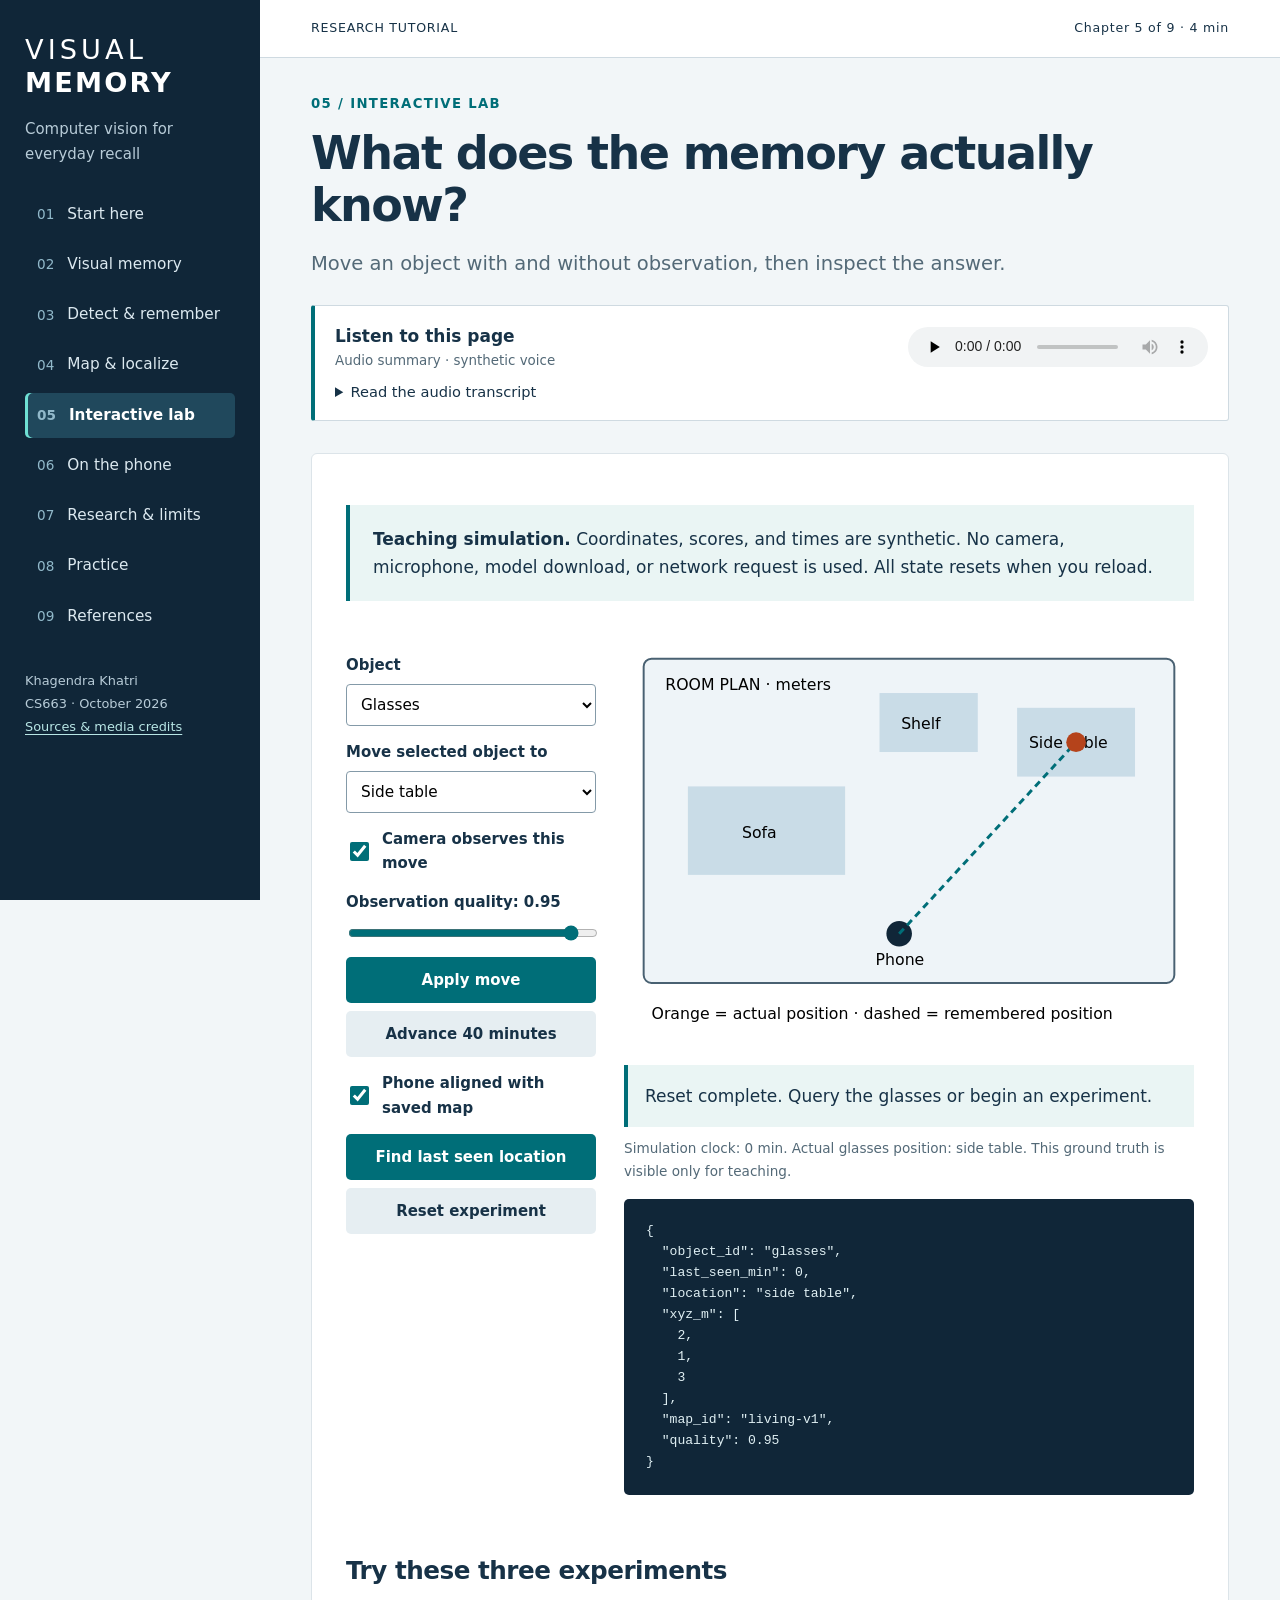
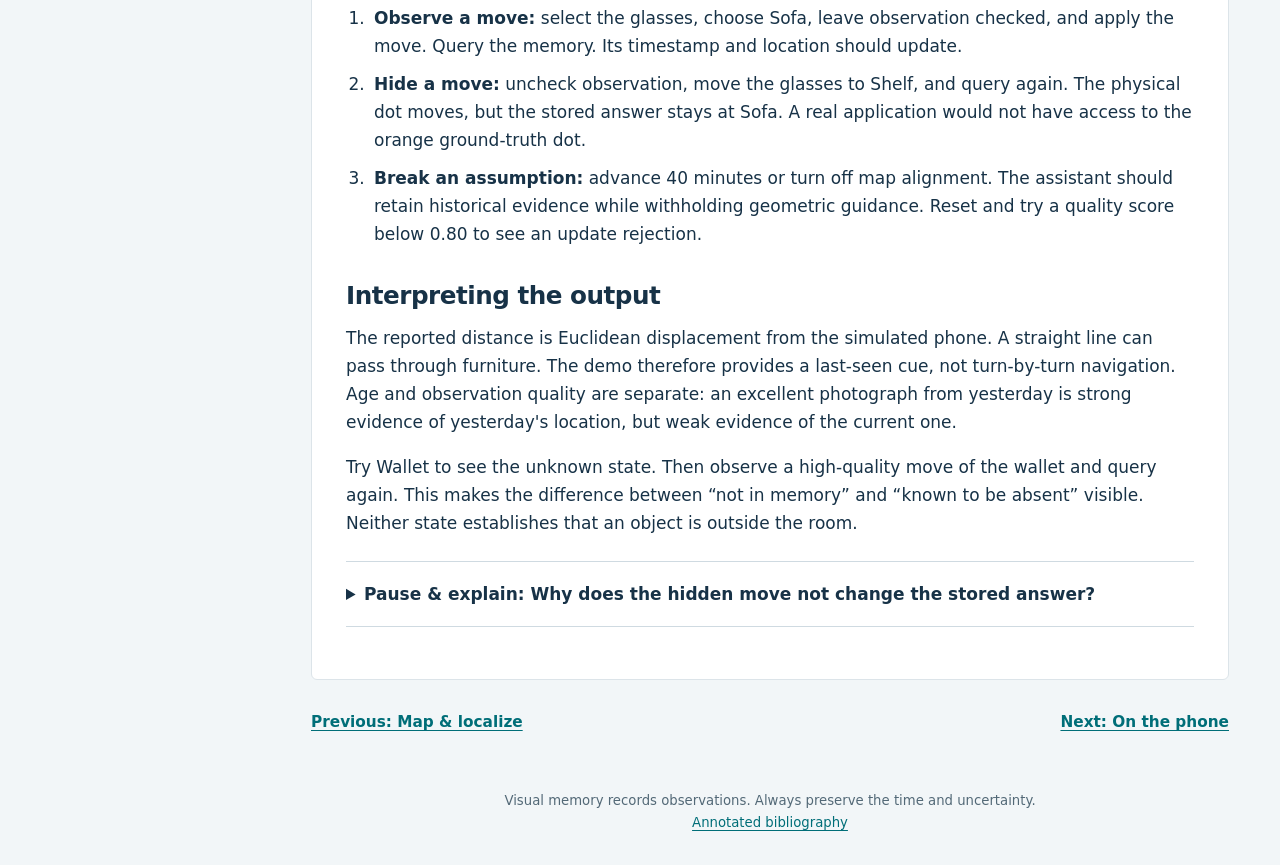
<file: demo.html>
<!doctype html><html lang="en"><head><meta charset="utf-8"><meta name="viewport" content="width=device-width,initial-scale=1"><meta name="description" content="Move an object with and without observation, then inspect the answer."><title>What does the memory actually know? · Visual Memory</title><link rel="stylesheet" href="assets/style.css"><script src="assets/app.js" defer></script></head><body><a class="skip" href="#main">Skip to content</a><aside class="sidebar"><a class="brand" href="index.html">VISUAL<br><strong>MEMORY</strong></a><p class="sidebar-sub">Computer vision for<br>everyday recall</p><nav aria-label="Tutorial chapters"><a href="index.html" ><span>01</span>Start here</a><a href="memory.html" ><span>02</span>Visual memory</a><a href="detection.html" ><span>03</span>Detect & remember</a><a href="geometry.html" ><span>04</span>Map & localize</a><a href="demo.html" aria-current="page" ><span>05</span>Interactive lab</a><a href="mobile.html" ><span>06</span>On the phone</a><a href="research.html" ><span>07</span>Research & limits</a><a href="practice.html" ><span>08</span>Practice</a><a href="references.html" ><span>09</span>References</a></nav><div class="sidebar-foot">Khagendra Khatri<br>CS663 · October 2026<br><a href="references.html">Sources &amp; media credits</a></div></aside><div class="page"><header class="topbar"><span>RESEARCH TUTORIAL</span><span>Chapter 5 of 9 · 4 min</span></header><main id="main"><div class="page-heading"><p class="eyebrow">05 / Interactive lab</p><h1>What does the memory actually know?</h1><p class="lead">Move an object with and without observation, then inspect the answer.</p></div><section class="narration" aria-label="Page narration"><div><strong>Listen to this page</strong><span>Audio summary · synthetic voice</span></div><audio controls preload="none" src="assets/audio/demo.mp3">Your browser does not support audio. Use the transcript below.</audio><details><summary>Read the audio transcript</summary><p>This lab separates physical reality from stored memory. Start by moving the glasses to the sofa while the camera observes. A high-quality observation updates the record. Next, turn observation off and move the glasses to the shelf. The orange point shows the simulated real position, but the stored answer still names the sofa. A real application would not have the orange point. Now advance time by forty minutes to trigger a stale-memory response. Reset and turn off map alignment to suppress geometric guidance. You can also lower the quality score to reject an observation. Try the wallet, which initially has no record. The displayed distance is a straight-line displacement and does not describe a safe route. Spend about three minutes on these experiments and explain which evidence each answer uses.</p></details></section><div class="content">
<div class="callout"><strong>Teaching simulation.</strong> Coordinates, scores, and times are synthetic. No camera, microphone, model download, or network request is used. All state resets when you reload.</div>
<div class="lab"><div><label for="object">Object</label><select id="object"><option value="glasses">Glasses</option><option value="keys">Keys</option><option value="wallet">Wallet (never observed)</option></select><label for="place">Move selected object to</label><select id="place"><option value="table">Side table</option><option value="sofa">Sofa</option><option value="shelf">Shelf</option></select><label class="checkbox"><input id="observed" type="checkbox" checked> Camera observes this move</label><label for="quality">Observation quality: <output id="quality-value">0.95</output></label><input id="quality" type="range" min="0.40" max="1" step="0.05" value="0.95"><button id="move">Apply move</button><button id="age" class="secondary">Advance 40 minutes</button><label class="checkbox"><input id="aligned" type="checkbox" checked> Phone aligned with saved map</label><button id="query">Find last seen location</button><button id="reset" class="secondary">Reset experiment</button></div><div><svg id="room" viewBox="0 0 580 410" role="img" aria-labelledby="room-title"><title id="room-title">Top-down synthetic room. Phone is at the bottom; the marked point is the selected object's actual location.</title><rect x="20" y="20" width="540" height="330" rx="8" fill="#eef4f8" stroke="#496172" stroke-width="2"/><text x="42" y="52">ROOM PLAN · meters</text><rect x="400" y="70" width="120" height="70" fill="#c9dce7"/><text x="412" y="111">Side table</text><rect x="65" y="150" width="160" height="90" fill="#c9dce7"/><text x="120" y="202">Sofa</text><rect x="260" y="55" width="100" height="60" fill="#c9dce7"/><text x="282" y="92">Shelf</text><circle cx="280" cy="300" r="13" fill="#102638"/><text x="256" y="332">Phone</text><line id="memory-line" x1="280" y1="300" x2="460" y2="105" stroke="#006e78" stroke-width="3" stroke-dasharray="7 5"/><circle id="actual-dot" cx="460" cy="105" r="10" fill="#b5431b"/><text x="28" y="387">Orange = actual position · dashed = remembered position</text></svg><div id="answer" class="answer" role="status" aria-live="polite">Select an object and ask for its last-seen location.</div><p id="truth" class="small"></p><pre id="record" aria-label="Stored memory record"></pre></div></div>
<h2>Try these three experiments</h2><ol><li><strong>Observe a move:</strong> select the glasses, choose Sofa, leave observation checked, and apply the move. Query the memory. Its timestamp and location should update.</li><li><strong>Hide a move:</strong> uncheck observation, move the glasses to Shelf, and query again. The physical dot moves, but the stored answer stays at Sofa. A real application would not have access to the orange ground-truth dot.</li><li><strong>Break an assumption:</strong> advance 40 minutes or turn off map alignment. The assistant should retain historical evidence while withholding geometric guidance. Reset and try a quality score below 0.80 to see an update rejection.</li></ol>
<h2>Interpreting the output</h2><p>The reported distance is Euclidean displacement from the simulated phone. A straight line can pass through furniture. The demo therefore provides a last-seen cue, not turn-by-turn navigation. Age and observation quality are separate: an excellent photograph from yesterday is strong evidence of yesterday's location, but weak evidence of the current one.</p><p>Try Wallet to see the unknown state. Then observe a high-quality move of the wallet and query again. This makes the difference between “not in memory” and “known to be absent” visible. Neither state establishes that an object is outside the room.</p>
<details class="checkpoint"><summary>Pause &amp; explain: Why does the hidden move not change the stored answer?</summary><p>The update algorithm receives no new observation. In reality the system cannot know whether a hidden move happened. Its answer must remain a dated last-seen claim.</p></details>
</div><nav class="pager" aria-label="Previous and next chapter"><a href="geometry.html">Previous: Map & localize</a><a href="mobile.html">Next: On the phone</a></nav></main><footer>Visual memory records observations. Always preserve the time and uncertainty.<br><a href="references.html">Annotated bibliography</a></footer></div></body></html>
</file>
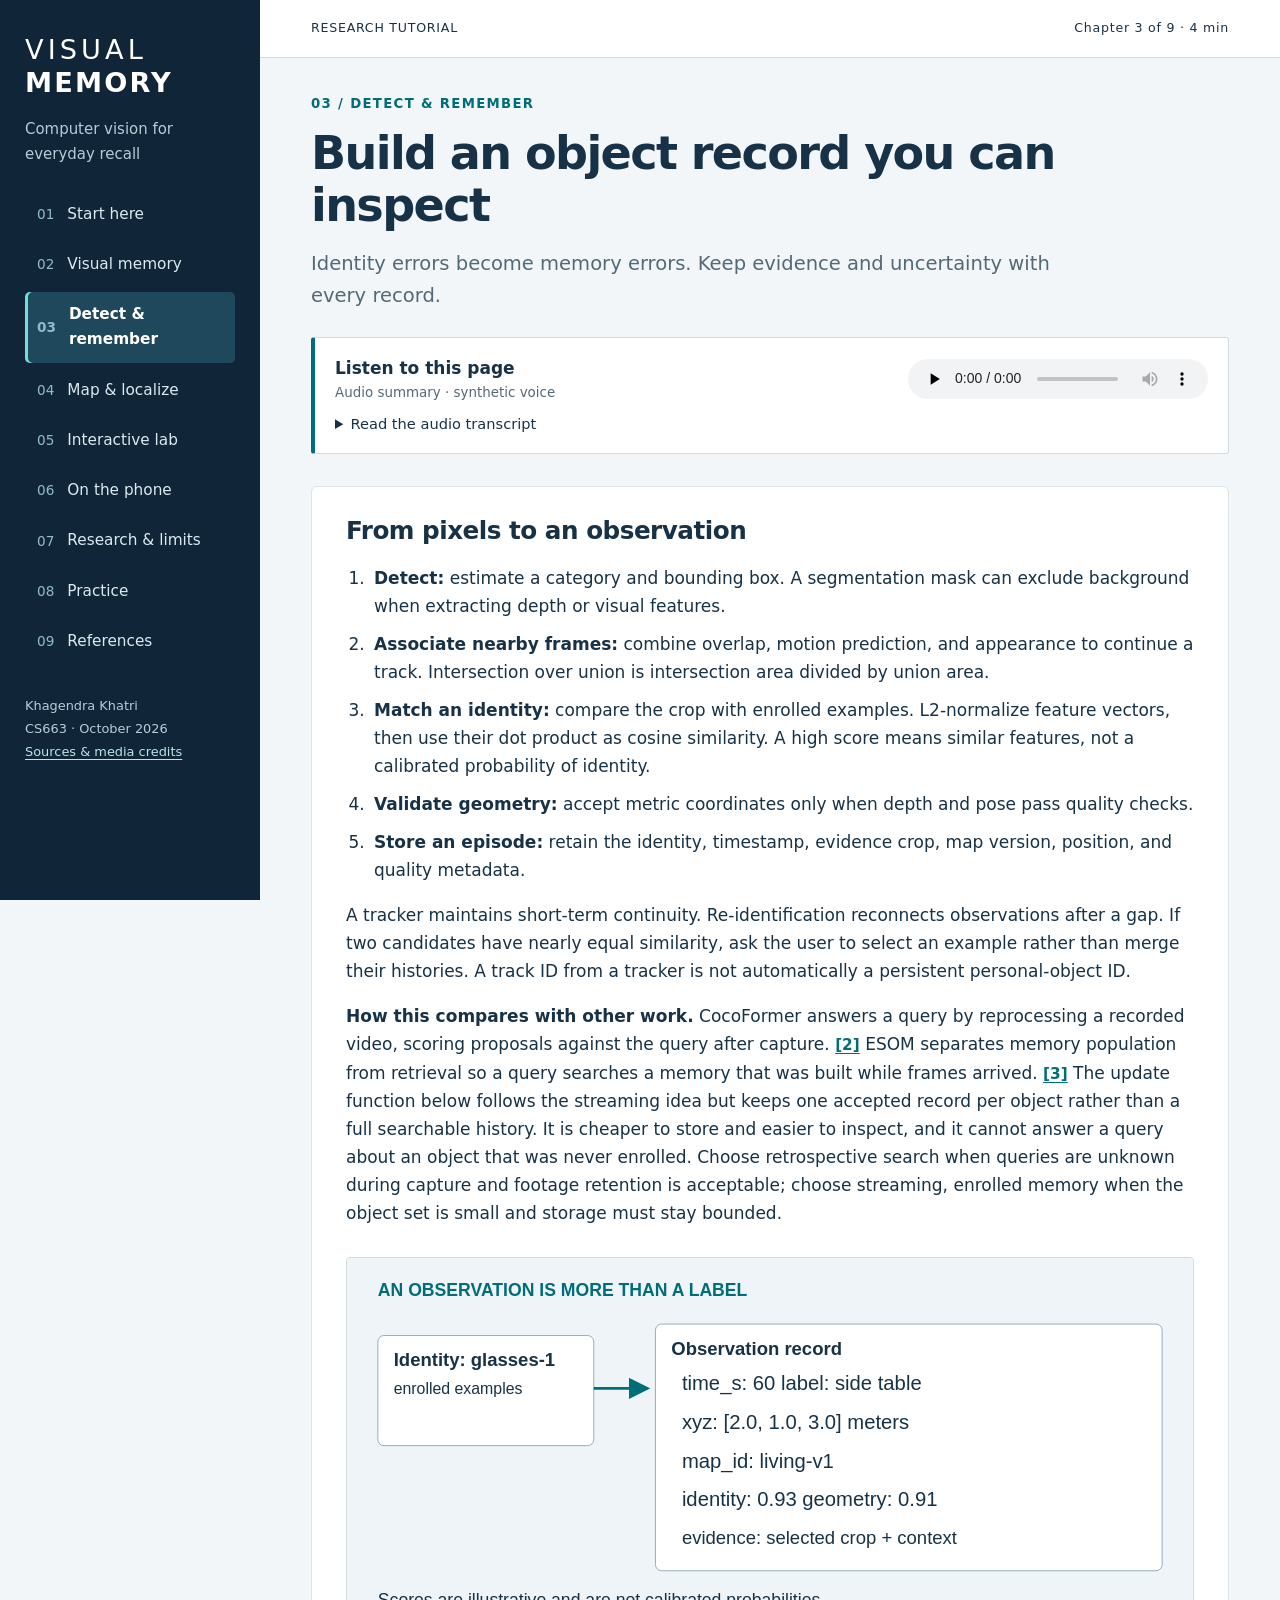
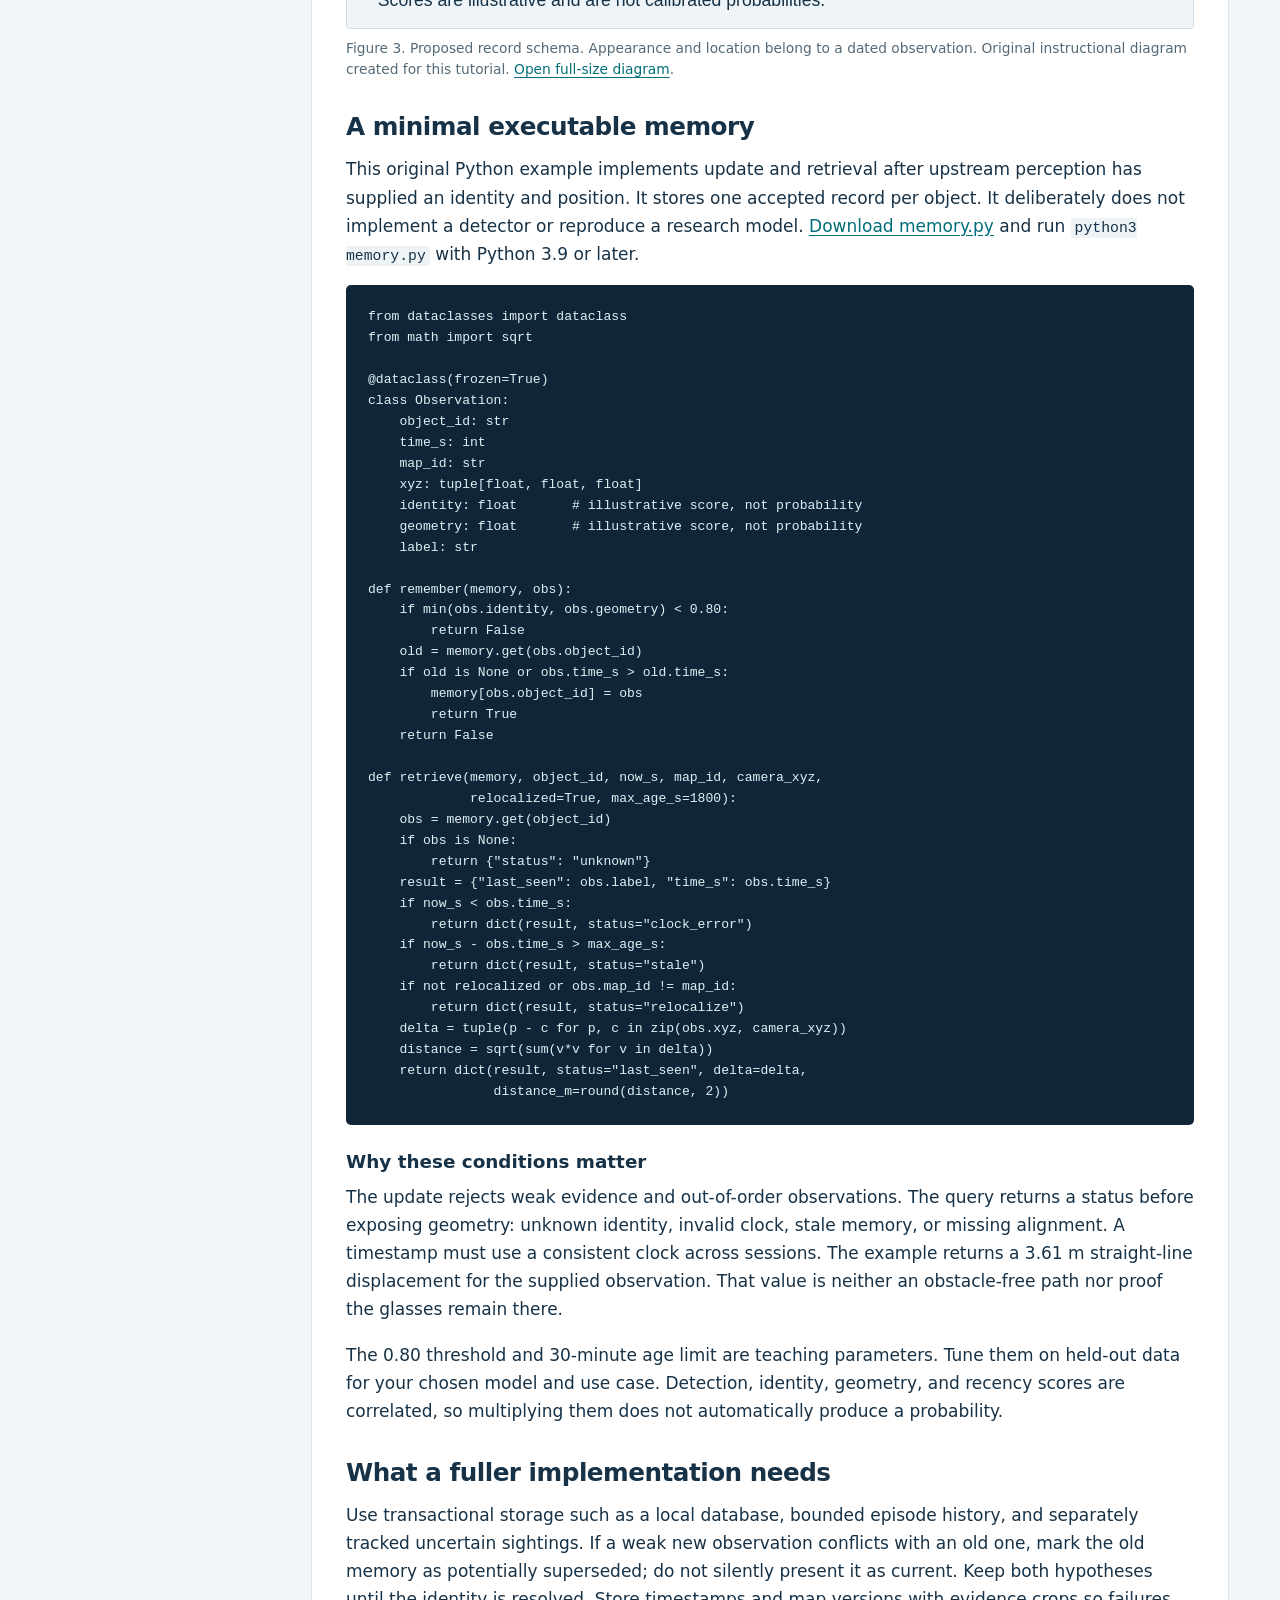
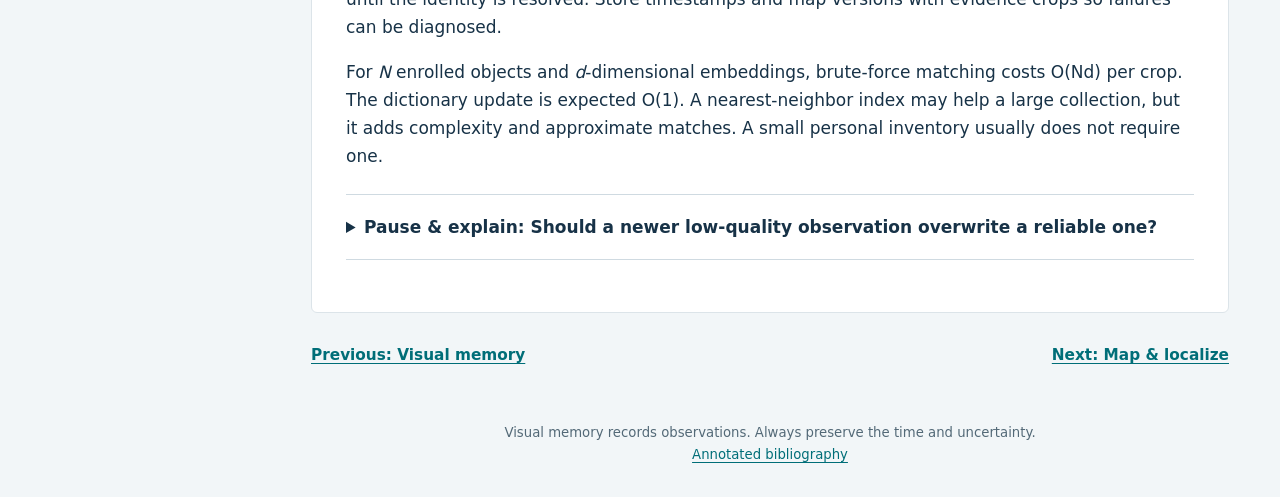
<file: detection.html>
<!doctype html><html lang="en"><head><meta charset="utf-8"><meta name="viewport" content="width=device-width,initial-scale=1"><meta name="description" content="Identity errors become memory errors. Keep evidence and uncertainty with every record."><title>Build an object record you can inspect · Visual Memory</title><link rel="stylesheet" href="assets/style.css"><script src="assets/app.js" defer></script></head><body><a class="skip" href="#main">Skip to content</a><aside class="sidebar"><a class="brand" href="index.html">VISUAL<br><strong>MEMORY</strong></a><p class="sidebar-sub">Computer vision for<br>everyday recall</p><nav aria-label="Tutorial chapters"><a href="index.html" ><span>01</span>Start here</a><a href="memory.html" ><span>02</span>Visual memory</a><a href="detection.html" aria-current="page" ><span>03</span>Detect & remember</a><a href="geometry.html" ><span>04</span>Map & localize</a><a href="demo.html" ><span>05</span>Interactive lab</a><a href="mobile.html" ><span>06</span>On the phone</a><a href="research.html" ><span>07</span>Research & limits</a><a href="practice.html" ><span>08</span>Practice</a><a href="references.html" ><span>09</span>References</a></nav><div class="sidebar-foot">Khagendra Khatri<br>CS663 · October 2026<br><a href="references.html">Sources &amp; media credits</a></div></aside><div class="page"><header class="topbar"><span>RESEARCH TUTORIAL</span><span>Chapter 3 of 9 · 4 min</span></header><main id="main"><div class="page-heading"><p class="eyebrow">03 / Detect & remember</p><h1>Build an object record you can inspect</h1><p class="lead">Identity errors become memory errors. Keep evidence and uncertainty with every record.</p></div><section class="narration" aria-label="Page narration"><div><strong>Listen to this page</strong><span>Audio summary · synthetic voice</span></div><audio controls preload="none" src="assets/audio/detection.mp3">Your browser does not support audio. Use the transcript below.</audio><details><summary>Read the audio transcript</summary><p>An object memory is only as reliable as the observations written into it. First detect an object, then associate it across nearby frames, and match it to an enrolled identity. Use several views because a single crop may look different under rotation or lighting changes. A similarity score is not a probability. The Python example accepts an observation only when both illustrative quality scores exceed point eight. It also prevents an older observation from overwriting a newer one. Retrieval checks whether the memory is missing, stale, or attached to a different map. Only then does it calculate displacement. The thresholds are teaching choices that require validation. This code begins after perception and does not implement detection or SLAM. A fuller system should retain uncertain sightings and conflicting evidence instead of simply discarding them. Download the example to inspect and run it.</p></details></section><div class="content">
<h2>From pixels to an observation</h2><ol><li><strong>Detect:</strong> estimate a category and bounding box. A segmentation mask can exclude background when extracting depth or visual features.</li><li><strong>Associate nearby frames:</strong> combine overlap, motion prediction, and appearance to continue a track. Intersection over union is intersection area divided by union area.</li><li><strong>Match an identity:</strong> compare the crop with enrolled examples. L2-normalize feature vectors, then use their dot product as cosine similarity. A high score means similar features, not a calibrated probability of identity.</li><li><strong>Validate geometry:</strong> accept metric coordinates only when depth and pose pass quality checks.</li><li><strong>Store an episode:</strong> retain the identity, timestamp, evidence crop, map version, position, and quality metadata.</li></ol>
<p>A tracker maintains short-term continuity. Re-identification reconnects observations after a gap. If two candidates have nearly equal similarity, ask the user to select an example rather than merge their histories. A track ID from a tracker is not automatically a persistent personal-object ID.</p><p><strong>How this compares with other work.</strong> CocoFormer answers a query by reprocessing a recorded video, scoring proposals against the query after capture. <a class="cite" href="references.html#ref-2" aria-label="Reference 2">[2]</a> ESOM separates memory population from retrieval so a query searches a memory that was built while frames arrived. <a class="cite" href="references.html#ref-3" aria-label="Reference 3">[3]</a> The update function below follows the streaming idea but keeps one accepted record per object rather than a full searchable history. It is cheaper to store and easier to inspect, and it cannot answer a query about an object that was never enrolled. Choose retrospective search when queries are unknown during capture and footage retention is acceptable; choose streaming, enrolled memory when the object set is small and storage must stay bounded.</p>
<figure><img src="assets/diagrams/record.svg" width="960" height="420" alt="An enrolled identity links to an observation record containing timestamp, evidence, quality, map ID, and position." loading="lazy"><figcaption>Figure 3. Proposed record schema. Appearance and location belong to a dated observation. Original instructional diagram created for this tutorial. <a href="assets/diagrams/record.svg">Open full-size diagram</a>.</figcaption></figure>
<h2>A minimal executable memory</h2><p>This original Python example implements update and retrieval after upstream perception has supplied an identity and position. It stores one accepted record per object. It deliberately does not implement a detector or reproduce a research model. <a href="downloads/memory.py" download>Download memory.py</a> and run <code>python3 memory.py</code> with Python 3.9 or later.</p><pre><code>from dataclasses import dataclass
from math import sqrt

@dataclass(frozen=True)
class Observation:
    object_id: str
    time_s: int
    map_id: str
    xyz: tuple[float, float, float]
    identity: float       # illustrative score, not probability
    geometry: float       # illustrative score, not probability
    label: str

def remember(memory, obs):
    if min(obs.identity, obs.geometry) &lt; 0.80:
        return False
    old = memory.get(obs.object_id)
    if old is None or obs.time_s &gt; old.time_s:
        memory[obs.object_id] = obs
        return True
    return False

def retrieve(memory, object_id, now_s, map_id, camera_xyz,
             relocalized=True, max_age_s=1800):
    obs = memory.get(object_id)
    if obs is None:
        return {&quot;status&quot;: &quot;unknown&quot;}
    result = {&quot;last_seen&quot;: obs.label, &quot;time_s&quot;: obs.time_s}
    if now_s &lt; obs.time_s:
        return dict(result, status=&quot;clock_error&quot;)
    if now_s - obs.time_s &gt; max_age_s:
        return dict(result, status=&quot;stale&quot;)
    if not relocalized or obs.map_id != map_id:
        return dict(result, status=&quot;relocalize&quot;)
    delta = tuple(p - c for p, c in zip(obs.xyz, camera_xyz))
    distance = sqrt(sum(v*v for v in delta))
    return dict(result, status=&quot;last_seen&quot;, delta=delta,
                distance_m=round(distance, 2))
</code></pre>
<h3>Why these conditions matter</h3><p>The update rejects weak evidence and out-of-order observations. The query returns a status before exposing geometry: unknown identity, invalid clock, stale memory, or missing alignment. A timestamp must use a consistent clock across sessions. The example returns a 3.61 m straight-line displacement for the supplied observation. That value is neither an obstacle-free path nor proof the glasses remain there.</p><p>The 0.80 threshold and 30-minute age limit are teaching parameters. Tune them on held-out data for your chosen model and use case. Detection, identity, geometry, and recency scores are correlated, so multiplying them does not automatically produce a probability.</p>
<h2>What a fuller implementation needs</h2><p>Use transactional storage such as a local database, bounded episode history, and separately tracked uncertain sightings. If a weak new observation conflicts with an old one, mark the old memory as potentially superseded; do not silently present it as current. Keep both hypotheses until the identity is resolved. Store timestamps and map versions with evidence crops so failures can be diagnosed.</p><p>For <em>N</em> enrolled objects and <em>d</em>-dimensional embeddings, brute-force matching costs O(Nd) per crop. The dictionary update is expected O(1). A nearest-neighbor index may help a large collection, but it adds complexity and approximate matches. A small personal inventory usually does not require one.</p>
<details class="checkpoint"><summary>Pause &amp; explain: Should a newer low-quality observation overwrite a reliable one?</summary><p>No. Preserve the older supported observation, record the conflicting evidence separately in a fuller system, and lower the certainty of the answer. The minimal example only rejects the update, which is a stated limitation.</p></details>
</div><nav class="pager" aria-label="Previous and next chapter"><a href="memory.html">Previous: Visual memory</a><a href="geometry.html">Next: Map & localize</a></nav></main><footer>Visual memory records observations. Always preserve the time and uncertainty.<br><a href="references.html">Annotated bibliography</a></footer></div></body></html>
</file>
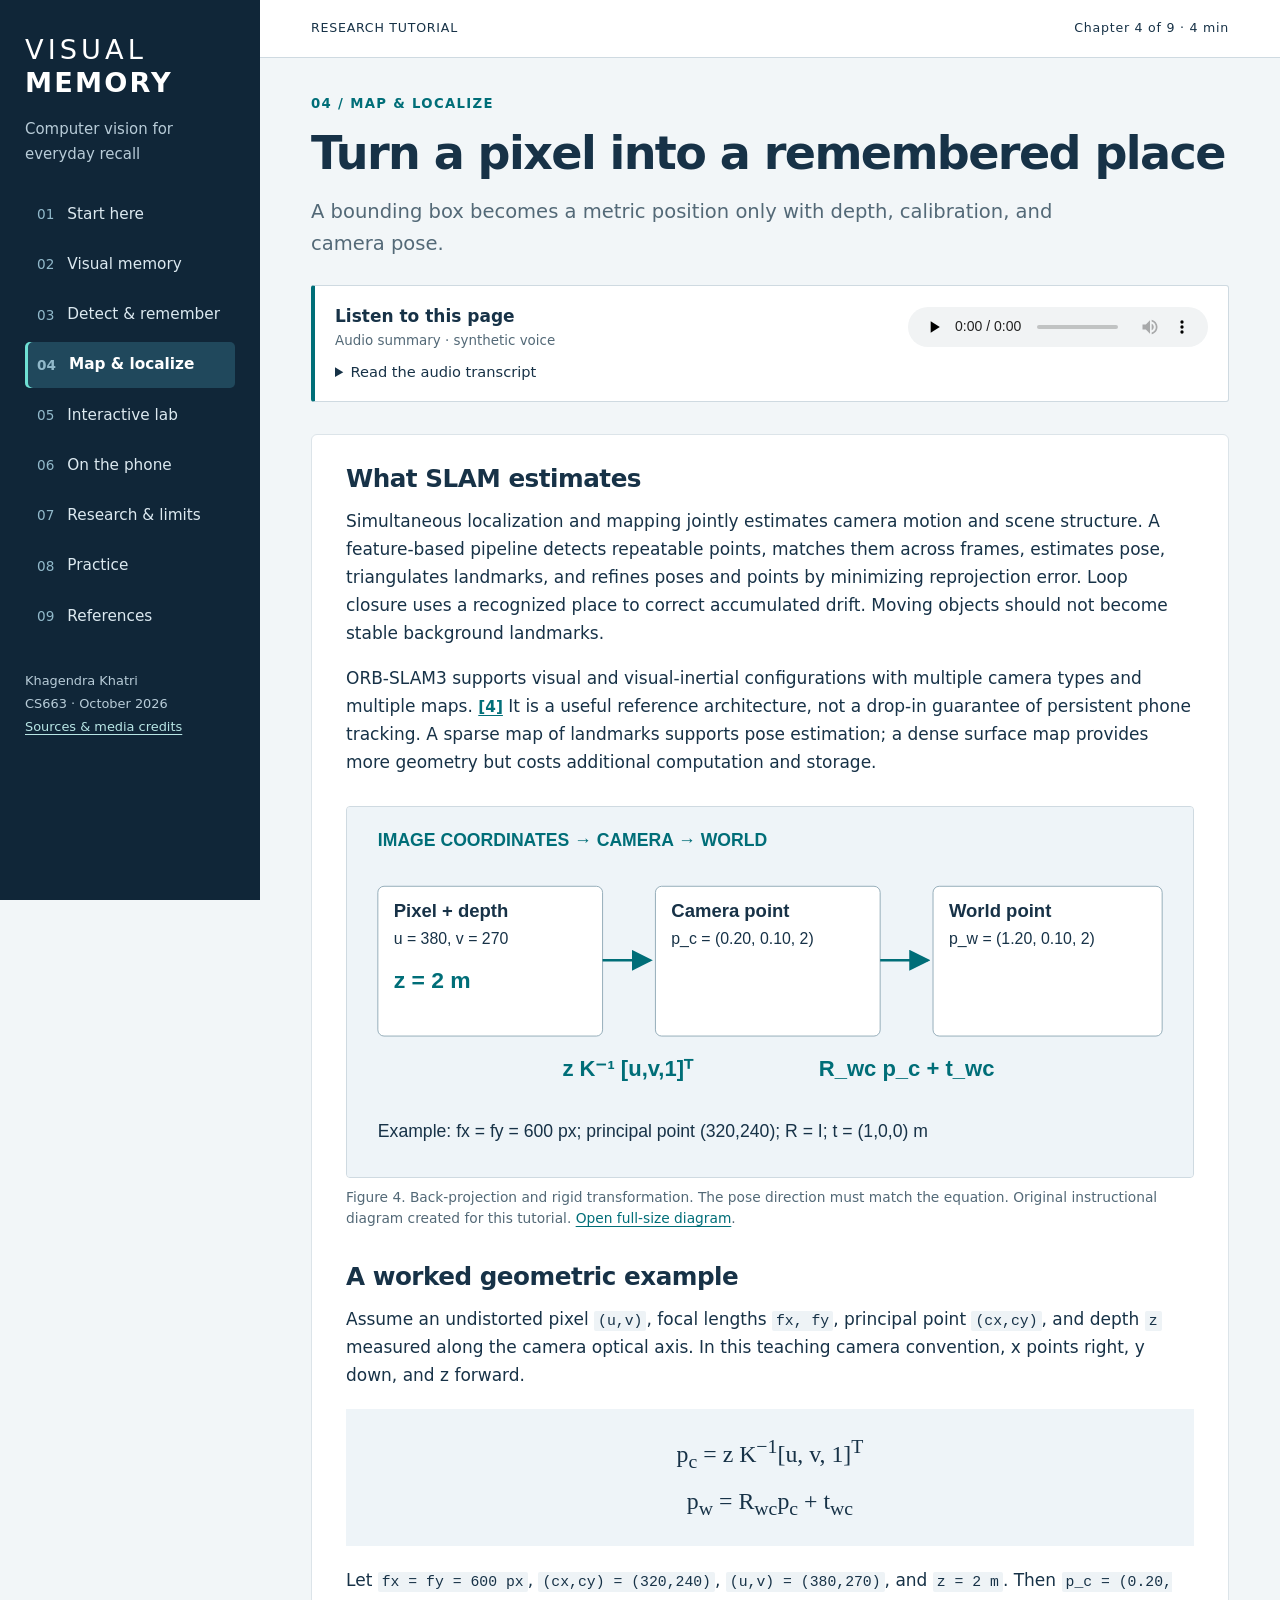
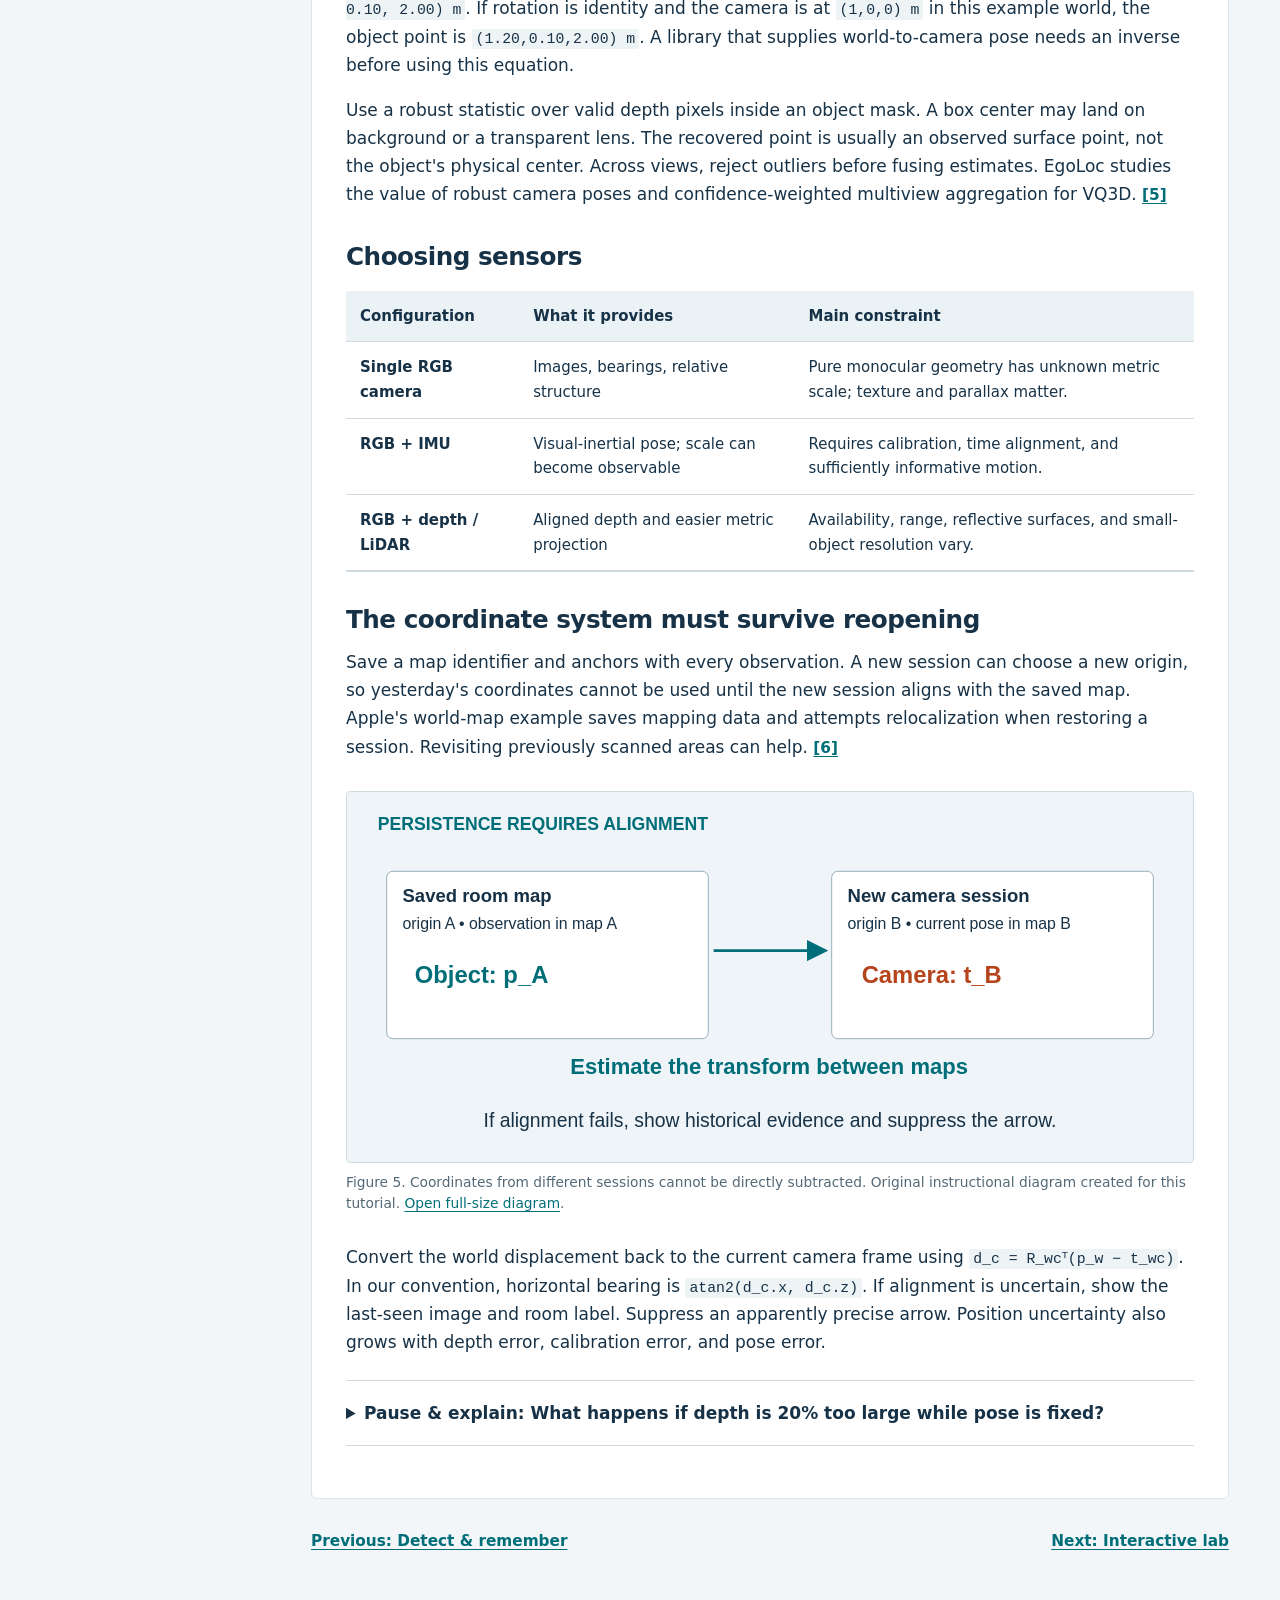
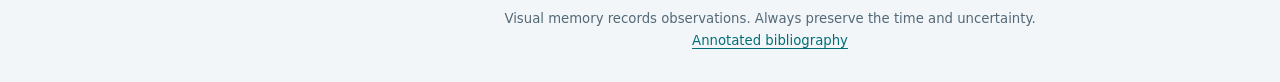
<file: geometry.html>
<!doctype html><html lang="en"><head><meta charset="utf-8"><meta name="viewport" content="width=device-width,initial-scale=1"><meta name="description" content="A bounding box becomes a metric position only with depth, calibration, and camera pose."><title>Turn a pixel into a remembered place · Visual Memory</title><link rel="stylesheet" href="assets/style.css"><script src="assets/app.js" defer></script></head><body><a class="skip" href="#main">Skip to content</a><aside class="sidebar"><a class="brand" href="index.html">VISUAL<br><strong>MEMORY</strong></a><p class="sidebar-sub">Computer vision for<br>everyday recall</p><nav aria-label="Tutorial chapters"><a href="index.html" ><span>01</span>Start here</a><a href="memory.html" ><span>02</span>Visual memory</a><a href="detection.html" ><span>03</span>Detect & remember</a><a href="geometry.html" aria-current="page" ><span>04</span>Map & localize</a><a href="demo.html" ><span>05</span>Interactive lab</a><a href="mobile.html" ><span>06</span>On the phone</a><a href="research.html" ><span>07</span>Research & limits</a><a href="practice.html" ><span>08</span>Practice</a><a href="references.html" ><span>09</span>References</a></nav><div class="sidebar-foot">Khagendra Khatri<br>CS663 · October 2026<br><a href="references.html">Sources &amp; media credits</a></div></aside><div class="page"><header class="topbar"><span>RESEARCH TUTORIAL</span><span>Chapter 4 of 9 · 4 min</span></header><main id="main"><div class="page-heading"><p class="eyebrow">04 / Map & localize</p><h1>Turn a pixel into a remembered place</h1><p class="lead">A bounding box becomes a metric position only with depth, calibration, and camera pose.</p></div><section class="narration" aria-label="Page narration"><div><strong>Listen to this page</strong><span>Audio summary · synthetic voice</span></div><audio controls preload="none" src="assets/audio/geometry.mp3">Your browser does not support audio. Use the transcript below.</audio><details><summary>Read the audio transcript</summary><p>A box in an image does not directly tell us where an object is in a room. We need camera calibration, depth, and camera pose. First use the inverse camera intrinsics to turn a pixel into a ray. Multiply that ray by optical-axis depth, then rotate and translate the point into the world coordinate system. In the worked example, the camera-space point is point two, point one, and two meters. Adding a one meter translation produces one point two, point one, and two meters. Pure monocular geometry has a scale ambiguity. Inertial measurements or depth can help under the right conditions. SLAM can estimate a sparse landmark map without reconstructing every surface. When reopening an application, align the new session with the saved map before subtracting coordinates. If relocalization fails, use the evidence image and room label instead of a precise arrow.</p></details></section><div class="content">
<h2>What SLAM estimates</h2><p>Simultaneous localization and mapping jointly estimates camera motion and scene structure. A feature-based pipeline detects repeatable points, matches them across frames, estimates pose, triangulates landmarks, and refines poses and points by minimizing reprojection error. Loop closure uses a recognized place to correct accumulated drift. Moving objects should not become stable background landmarks.</p><p>ORB-SLAM3 supports visual and visual-inertial configurations with multiple camera types and multiple maps. <a class="cite" href="references.html#ref-4" aria-label="Reference 4">[4]</a> It is a useful reference architecture, not a drop-in guarantee of persistent phone tracking. A sparse map of landmarks supports pose estimation; a dense surface map provides more geometry but costs additional computation and storage.</p>
<figure><img src="assets/diagrams/projection.svg" width="960" height="420" alt="A pixel is back-projected using intrinsics and depth into camera coordinates, then transformed into world coordinates." loading="lazy"><figcaption>Figure 4. Back-projection and rigid transformation. The pose direction must match the equation. Original instructional diagram created for this tutorial. <a href="assets/diagrams/projection.svg">Open full-size diagram</a>.</figcaption></figure>
<h2>A worked geometric example</h2><p>Assume an undistorted pixel <code>(u,v)</code>, focal lengths <code>fx, fy</code>, principal point <code>(cx,cy)</code>, and depth <code>z</code> measured along the camera optical axis. In this teaching camera convention, x points right, y down, and z forward.</p><div class="equation">p<sub>c</sub> = z K<sup>−1</sup>[u, v, 1]<sup>T</sup><br>p<sub>w</sub> = R<sub>wc</sub>p<sub>c</sub> + t<sub>wc</sub></div><p>Let <code>fx = fy = 600 px</code>, <code>(cx,cy) = (320,240)</code>, <code>(u,v) = (380,270)</code>, and <code>z = 2 m</code>. Then <code>p_c = (0.20, 0.10, 2.00) m</code>. If rotation is identity and the camera is at <code>(1,0,0) m</code> in this example world, the object point is <code>(1.20,0.10,2.00) m</code>. A library that supplies world-to-camera pose needs an inverse before using this equation.</p><p>Use a robust statistic over valid depth pixels inside an object mask. A box center may land on background or a transparent lens. The recovered point is usually an observed surface point, not the object's physical center. Across views, reject outliers before fusing estimates. EgoLoc studies the value of robust camera poses and confidence-weighted multiview aggregation for VQ3D. <a class="cite" href="references.html#ref-5" aria-label="Reference 5">[5]</a></p>
<h2>Choosing sensors</h2><div class="table-wrap"><table><thead><tr><th>Configuration</th><th>What it provides</th><th>Main constraint</th></tr></thead><tbody><tr><td>Single RGB camera</td><td>Images, bearings, relative structure</td><td>Pure monocular geometry has unknown metric scale; texture and parallax matter.</td></tr><tr><td>RGB + IMU</td><td>Visual-inertial pose; scale can become observable</td><td>Requires calibration, time alignment, and sufficiently informative motion.</td></tr><tr><td>RGB + depth / LiDAR</td><td>Aligned depth and easier metric projection</td><td>Availability, range, reflective surfaces, and small-object resolution vary.</td></tr></tbody></table></div>
<h2>The coordinate system must survive reopening</h2><p>Save a map identifier and anchors with every observation. A new session can choose a new origin, so yesterday's coordinates cannot be used until the new session aligns with the saved map. Apple's world-map example saves mapping data and attempts relocalization when restoring a session. Revisiting previously scanned areas can help. <a class="cite" href="references.html#ref-6" aria-label="Reference 6">[6]</a></p>
<figure><img src="assets/diagrams/relocalization.svg" width="960" height="420" alt="An old map and a new session have different origins. Alignment is required before showing guidance." loading="lazy"><figcaption>Figure 5. Coordinates from different sessions cannot be directly subtracted. Original instructional diagram created for this tutorial. <a href="assets/diagrams/relocalization.svg">Open full-size diagram</a>.</figcaption></figure>
<p>Convert the world displacement back to the current camera frame using <code>d_c = R_wcᵀ(p_w − t_wc)</code>. In our convention, horizontal bearing is <code>atan2(d_c.x, d_c.z)</code>. If alignment is uncertain, show the last-seen image and room label. Suppress an apparently precise arrow. Position uncertainty also grows with depth error, calibration error, and pose error.</p>
<details class="checkpoint"><summary>Pause &amp; explain: What happens if depth is 20% too large while pose is fixed?</summary><p>The back-projected camera-space point is 20% farther along the same ray. A correct image detection can therefore still produce incorrect metric guidance.</p></details>
</div><nav class="pager" aria-label="Previous and next chapter"><a href="detection.html">Previous: Detect & remember</a><a href="demo.html">Next: Interactive lab</a></nav></main><footer>Visual memory records observations. Always preserve the time and uncertainty.<br><a href="references.html">Annotated bibliography</a></footer></div></body></html>
</file>
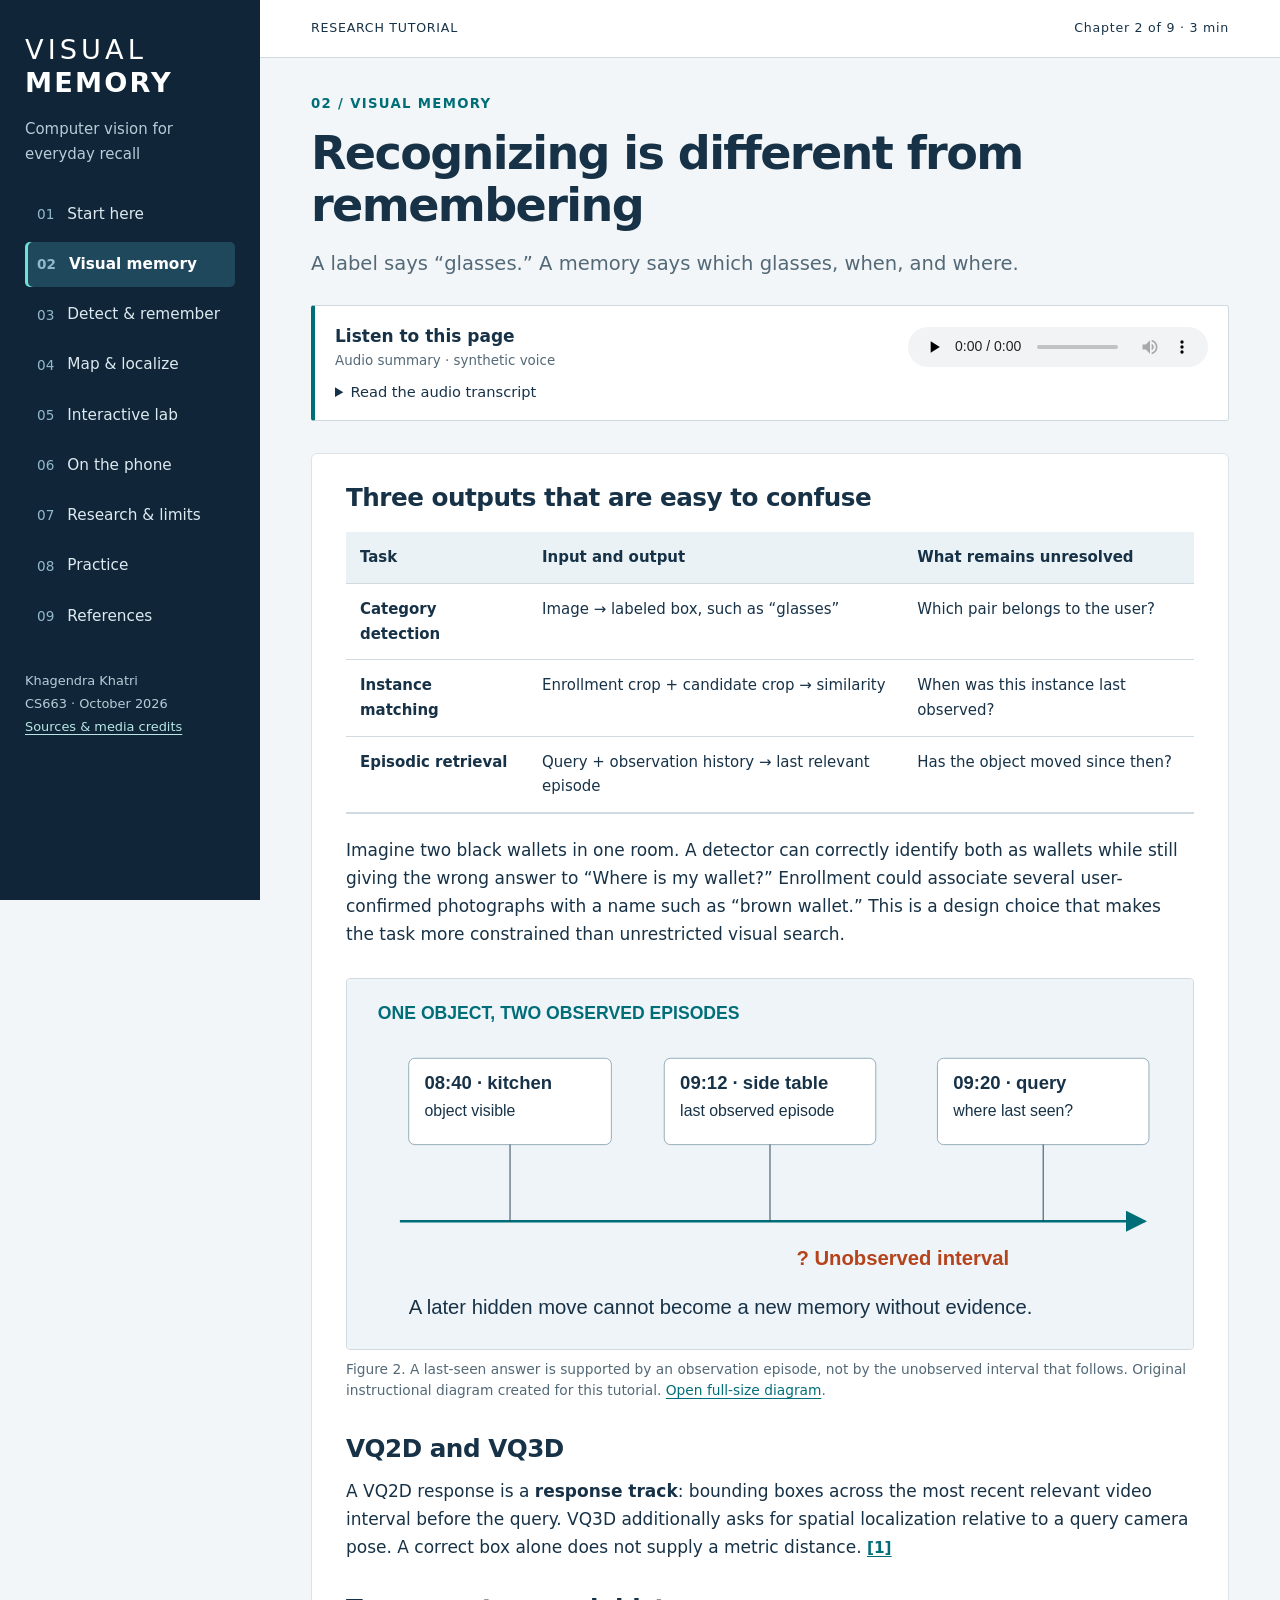
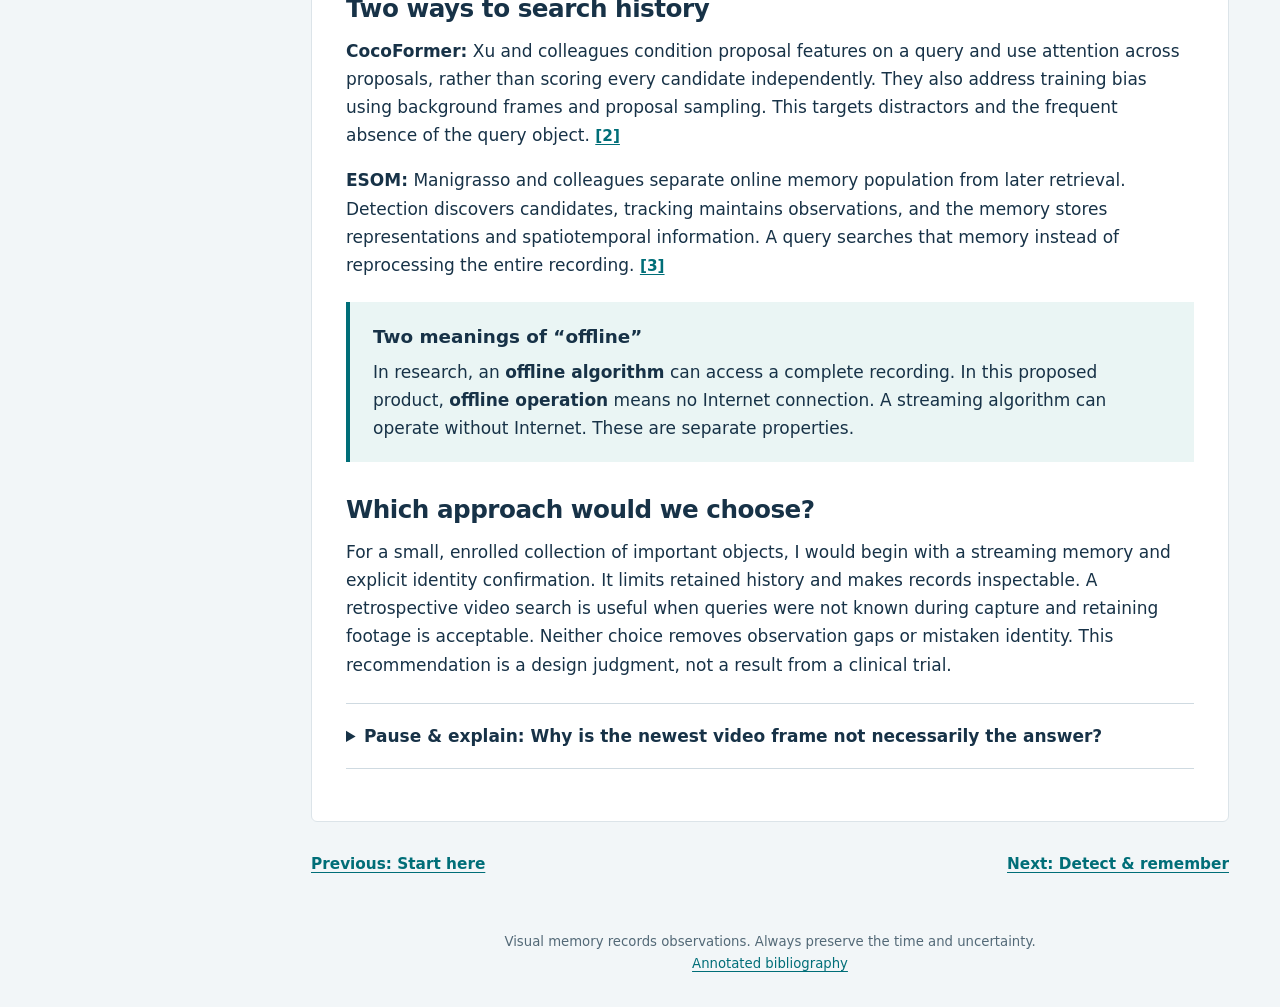
<file: memory.html>
<!doctype html><html lang="en"><head><meta charset="utf-8"><meta name="viewport" content="width=device-width,initial-scale=1"><meta name="description" content="A label says “glasses.” A memory says which glasses, when, and where."><title>Recognizing is different from remembering · Visual Memory</title><link rel="stylesheet" href="assets/style.css"><script src="assets/app.js" defer></script></head><body><a class="skip" href="#main">Skip to content</a><aside class="sidebar"><a class="brand" href="index.html">VISUAL<br><strong>MEMORY</strong></a><p class="sidebar-sub">Computer vision for<br>everyday recall</p><nav aria-label="Tutorial chapters"><a href="index.html" ><span>01</span>Start here</a><a href="memory.html" aria-current="page" ><span>02</span>Visual memory</a><a href="detection.html" ><span>03</span>Detect & remember</a><a href="geometry.html" ><span>04</span>Map & localize</a><a href="demo.html" ><span>05</span>Interactive lab</a><a href="mobile.html" ><span>06</span>On the phone</a><a href="research.html" ><span>07</span>Research & limits</a><a href="practice.html" ><span>08</span>Practice</a><a href="references.html" ><span>09</span>References</a></nav><div class="sidebar-foot">Khagendra Khatri<br>CS663 · October 2026<br><a href="references.html">Sources &amp; media credits</a></div></aside><div class="page"><header class="topbar"><span>RESEARCH TUTORIAL</span><span>Chapter 2 of 9 · 3 min</span></header><main id="main"><div class="page-heading"><p class="eyebrow">02 / Visual memory</p><h1>Recognizing is different from remembering</h1><p class="lead">A label says “glasses.” A memory says which glasses, when, and where.</p></div><section class="narration" aria-label="Page narration"><div><strong>Listen to this page</strong><span>Audio summary · synthetic voice</span></div><audio controls preload="none" src="assets/audio/memory.mp3">Your browser does not support audio. Use the transcript below.</audio><details><summary>Read the audio transcript</summary><p>Recognition and memory answer different questions. Category detection might label two objects as wallets. Instance matching asks which wallet matches an enrolled example. Episodic retrieval asks when that particular wallet was last seen. Visual Query two D returns an interval of bounding boxes in a previous video. Visual Query three D adds spatial localization relative to a camera pose. CocoFormer improves query conditioned detection by considering the context of other proposals and addressing training bias. E SOM builds a memory while frames arrive, then searches that memory when a query arrives. Remember that offline has two meanings here. An offline research method has access to a complete recording. An offline mobile application operates without an Internet connection. For a small collection of enrolled objects, our design begins with streaming memory and explicit uncertainty.</p></details></section><div class="content">
<h2>Three outputs that are easy to confuse</h2><div class="table-wrap"><table><thead><tr><th>Task</th><th>Input and output</th><th>What remains unresolved</th></tr></thead><tbody><tr><td>Category detection</td><td>Image → labeled box, such as “glasses”</td><td>Which pair belongs to the user?</td></tr><tr><td>Instance matching</td><td>Enrollment crop + candidate crop → similarity</td><td>When was this instance last observed?</td></tr><tr><td>Episodic retrieval</td><td>Query + observation history → last relevant episode</td><td>Has the object moved since then?</td></tr></tbody></table></div>
<p>Imagine two black wallets in one room. A detector can correctly identify both as wallets while still giving the wrong answer to “Where is my wallet?” Enrollment could associate several user-confirmed photographs with a name such as “brown wallet.” This is a design choice that makes the task more constrained than unrestricted visual search.</p>
<figure><img src="assets/diagrams/timeline.svg" width="960" height="420" alt="Two observed episodes end before a query. An unseen movement is marked separately from the last observed episode." loading="lazy"><figcaption>Figure 2. A last-seen answer is supported by an observation episode, not by the unobserved interval that follows. Original instructional diagram created for this tutorial. <a href="assets/diagrams/timeline.svg">Open full-size diagram</a>.</figcaption></figure>
<h2>VQ2D and VQ3D</h2><p>A VQ2D response is a <strong>response track</strong>: bounding boxes across the most recent relevant video interval before the query. VQ3D additionally asks for spatial localization relative to a query camera pose. A correct box alone does not supply a metric distance. <a class="cite" href="references.html#ref-1" aria-label="Reference 1">[1]</a></p>
<h2>Two ways to search history</h2><p><strong>CocoFormer:</strong> Xu and colleagues condition proposal features on a query and use attention across proposals, rather than scoring every candidate independently. They also address training bias using background frames and proposal sampling. This targets distractors and the frequent absence of the query object. <a class="cite" href="references.html#ref-2" aria-label="Reference 2">[2]</a></p><p><strong>ESOM:</strong> Manigrasso and colleagues separate online memory population from later retrieval. Detection discovers candidates, tracking maintains observations, and the memory stores representations and spatiotemporal information. A query searches that memory instead of reprocessing the entire recording. <a class="cite" href="references.html#ref-3" aria-label="Reference 3">[3]</a></p>
<div class="callout"><h3>Two meanings of “offline”</h3><p>In research, an <strong>offline algorithm</strong> can access a complete recording. In this proposed product, <strong>offline operation</strong> means no Internet connection. A streaming algorithm can operate without Internet. These are separate properties.</p></div>
<h2>Which approach would we choose?</h2><p>For a small, enrolled collection of important objects, I would begin with a streaming memory and explicit identity confirmation. It limits retained history and makes records inspectable. A retrospective video search is useful when queries were not known during capture and retaining footage is acceptable. Neither choice removes observation gaps or mistaken identity. This recommendation is a design judgment, not a result from a clinical trial.</p>
<details class="checkpoint"><summary>Pause &amp; explain: Why is the newest video frame not necessarily the answer?</summary><p>The object may be absent in the newest frame. Retrieval must select its most recent supported episode before the query time, not simply the end of the recording.</p></details>
</div><nav class="pager" aria-label="Previous and next chapter"><a href="index.html">Previous: Start here</a><a href="detection.html">Next: Detect & remember</a></nav></main><footer>Visual memory records observations. Always preserve the time and uncertainty.<br><a href="references.html">Annotated bibliography</a></footer></div></body></html>
</file>
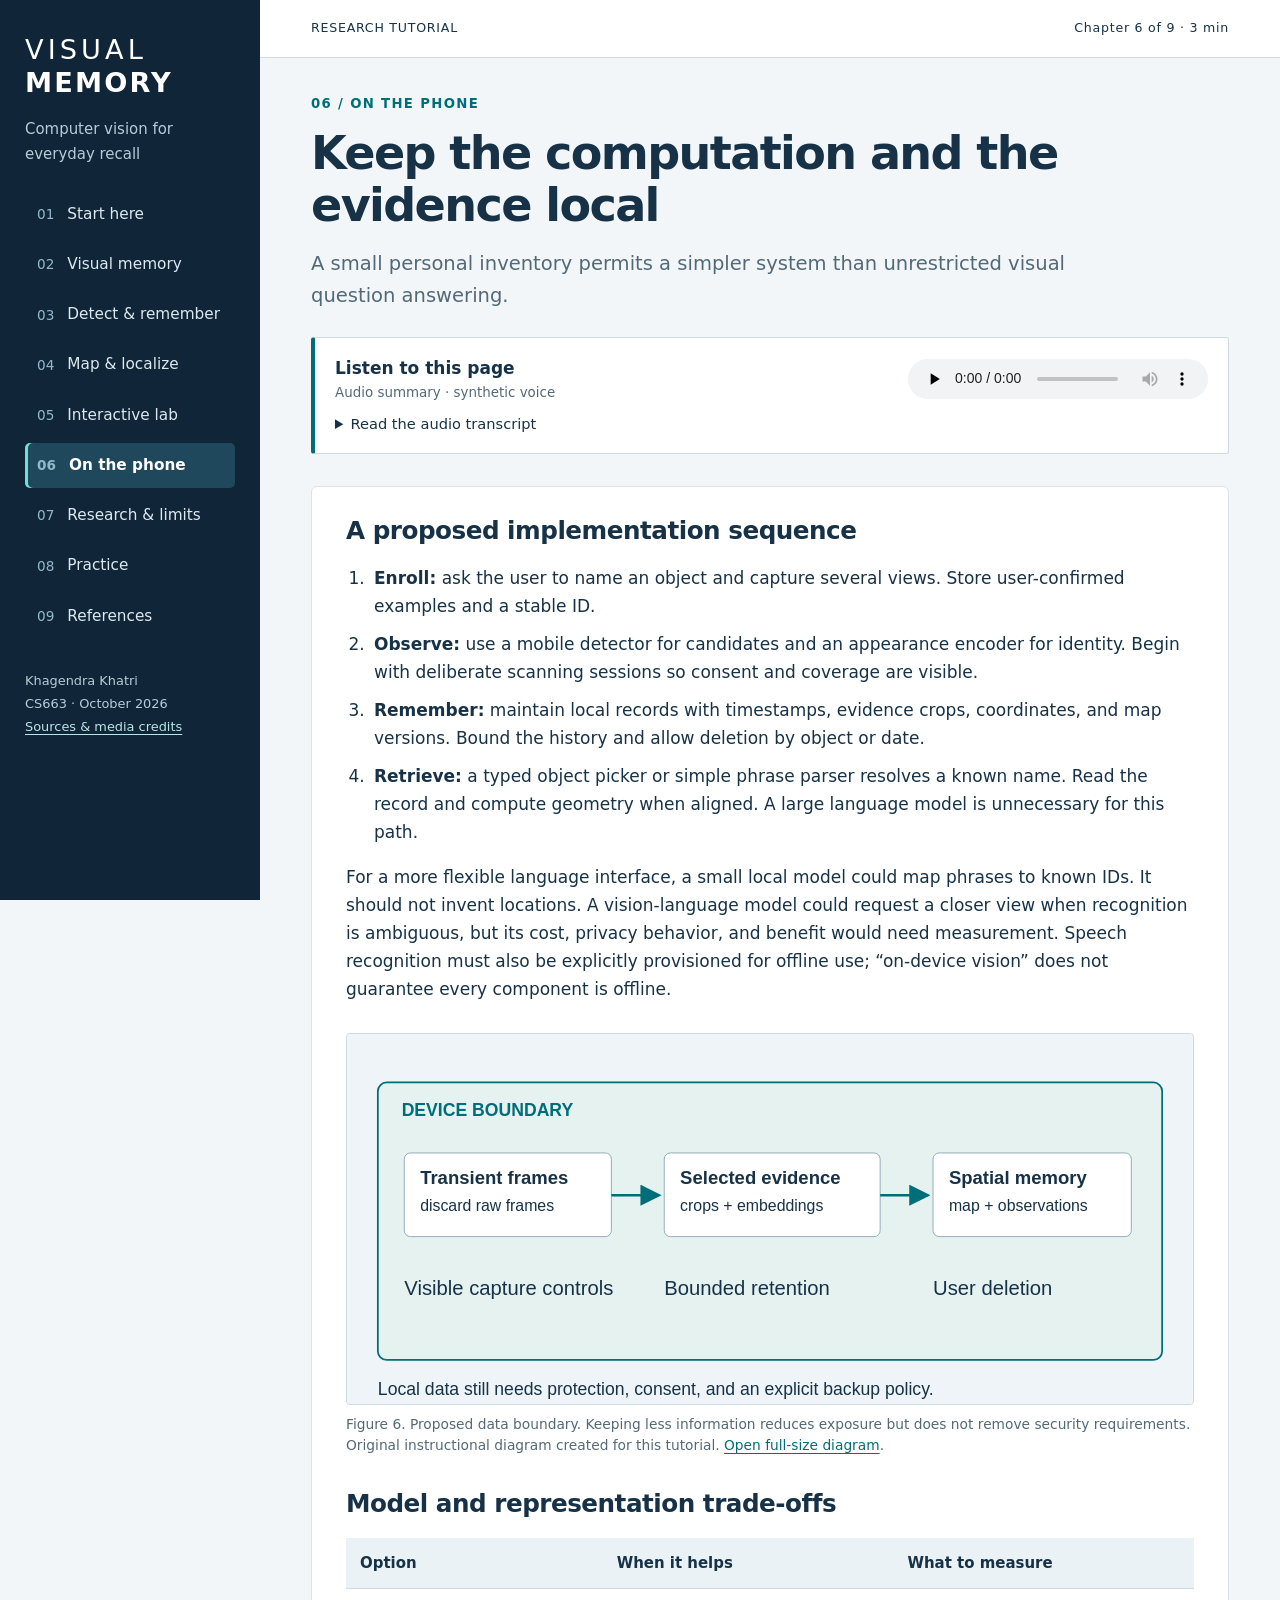
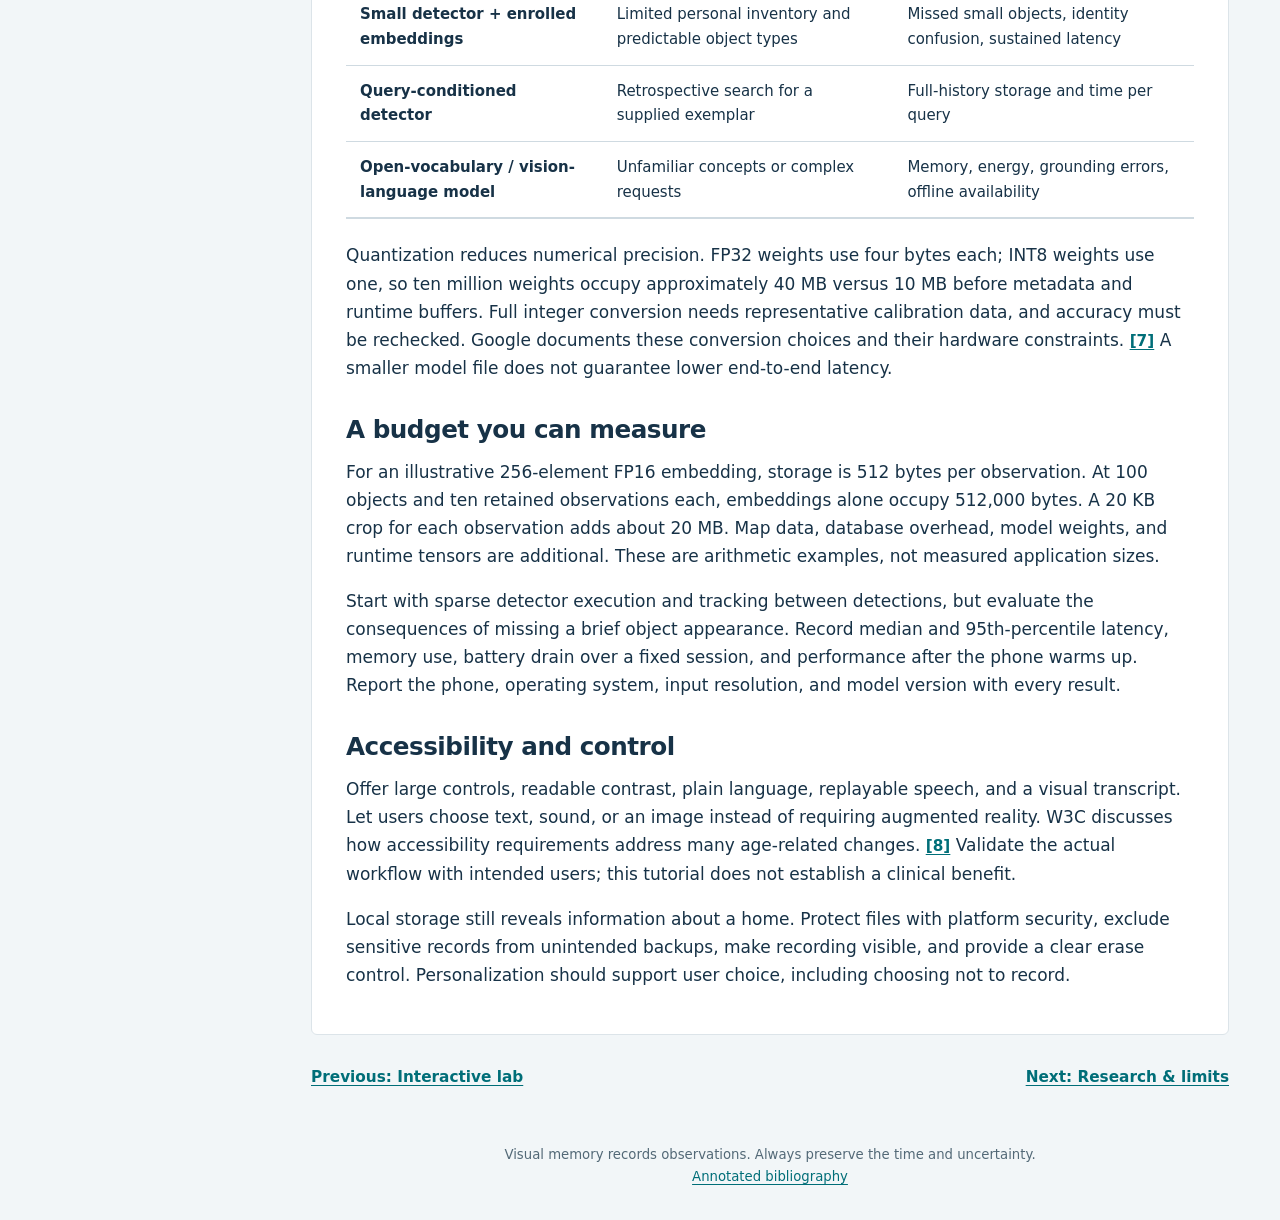
<file: mobile.html>
<!doctype html><html lang="en"><head><meta charset="utf-8"><meta name="viewport" content="width=device-width,initial-scale=1"><meta name="description" content="A small personal inventory permits a simpler system than unrestricted visual question answering."><title>Keep the computation and the evidence local · Visual Memory</title><link rel="stylesheet" href="assets/style.css"><script src="assets/app.js" defer></script></head><body><a class="skip" href="#main">Skip to content</a><aside class="sidebar"><a class="brand" href="index.html">VISUAL<br><strong>MEMORY</strong></a><p class="sidebar-sub">Computer vision for<br>everyday recall</p><nav aria-label="Tutorial chapters"><a href="index.html" ><span>01</span>Start here</a><a href="memory.html" ><span>02</span>Visual memory</a><a href="detection.html" ><span>03</span>Detect & remember</a><a href="geometry.html" ><span>04</span>Map & localize</a><a href="demo.html" ><span>05</span>Interactive lab</a><a href="mobile.html" aria-current="page" ><span>06</span>On the phone</a><a href="research.html" ><span>07</span>Research & limits</a><a href="practice.html" ><span>08</span>Practice</a><a href="references.html" ><span>09</span>References</a></nav><div class="sidebar-foot">Khagendra Khatri<br>CS663 · October 2026<br><a href="references.html">Sources &amp; media credits</a></div></aside><div class="page"><header class="topbar"><span>RESEARCH TUTORIAL</span><span>Chapter 6 of 9 · 3 min</span></header><main id="main"><div class="page-heading"><p class="eyebrow">06 / On the phone</p><h1>Keep the computation and the evidence local</h1><p class="lead">A small personal inventory permits a simpler system than unrestricted visual question answering.</p></div><section class="narration" aria-label="Page narration"><div><strong>Listen to this page</strong><span>Audio summary · synthetic voice</span></div><audio controls preload="none" src="assets/audio/mobile.mp3">Your browser does not support audio. Use the transcript below.</audio><details><summary>Read the audio transcript</summary><p>Our proposed mobile design starts with a small set of enrolled objects. A detector finds candidates, an appearance model checks identity, and a local database retains selected observations. A simple object picker or phrase parser can answer common requests without a large language model. Quantization can reduce weight storage, but measure accuracy again, particularly for small objects. Ten million weights need about forty megabytes in thirty-two-bit floating point and ten megabytes in eight-bit integers, excluding runtime overhead. Local data still needs protection and explicit deletion. Keep recording visible and verify backup behavior. Accessibility includes large controls, readable text, replayable speech, and choices beyond augmented reality. Evaluate the workflow with intended users. Finally, measure sustained performance on the actual phone rather than assuming a desktop benchmark transfers to mobile hardware.</p></details></section><div class="content">
<h2>A proposed implementation sequence</h2><ol><li><strong>Enroll:</strong> ask the user to name an object and capture several views. Store user-confirmed examples and a stable ID.</li><li><strong>Observe:</strong> use a mobile detector for candidates and an appearance encoder for identity. Begin with deliberate scanning sessions so consent and coverage are visible.</li><li><strong>Remember:</strong> maintain local records with timestamps, evidence crops, coordinates, and map versions. Bound the history and allow deletion by object or date.</li><li><strong>Retrieve:</strong> a typed object picker or simple phrase parser resolves a known name. Read the record and compute geometry when aligned. A large language model is unnecessary for this path.</li></ol>
<p>For a more flexible language interface, a small local model could map phrases to known IDs. It should not invent locations. A vision-language model could request a closer view when recognition is ambiguous, but its cost, privacy behavior, and benefit would need measurement. Speech recognition must also be explicitly provisioned for offline use; “on-device vision” does not guarantee every component is offline.</p>
<figure><img src="assets/diagrams/privacy.svg" width="960" height="420" alt="Camera frames enter a device boundary. Selected crops, embeddings, and map data remain local; deletion removes retained records." loading="lazy"><figcaption>Figure 6. Proposed data boundary. Keeping less information reduces exposure but does not remove security requirements. Original instructional diagram created for this tutorial. <a href="assets/diagrams/privacy.svg">Open full-size diagram</a>.</figcaption></figure>
<h2>Model and representation trade-offs</h2><div class="table-wrap"><table><thead><tr><th>Option</th><th>When it helps</th><th>What to measure</th></tr></thead><tbody><tr><td>Small detector + enrolled embeddings</td><td>Limited personal inventory and predictable object types</td><td>Missed small objects, identity confusion, sustained latency</td></tr><tr><td>Query-conditioned detector</td><td>Retrospective search for a supplied exemplar</td><td>Full-history storage and time per query</td></tr><tr><td>Open-vocabulary / vision-language model</td><td>Unfamiliar concepts or complex requests</td><td>Memory, energy, grounding errors, offline availability</td></tr></tbody></table></div>
<p>Quantization reduces numerical precision. FP32 weights use four bytes each; INT8 weights use one, so ten million weights occupy approximately 40 MB versus 10 MB before metadata and runtime buffers. Full integer conversion needs representative calibration data, and accuracy must be rechecked. Google documents these conversion choices and their hardware constraints. <a class="cite" href="references.html#ref-7" aria-label="Reference 7">[7]</a> A smaller model file does not guarantee lower end-to-end latency.</p>
<h2>A budget you can measure</h2><p>For an illustrative 256-element FP16 embedding, storage is 512 bytes per observation. At 100 objects and ten retained observations each, embeddings alone occupy 512,000 bytes. A 20 KB crop for each observation adds about 20 MB. Map data, database overhead, model weights, and runtime tensors are additional. These are arithmetic examples, not measured application sizes.</p><p>Start with sparse detector execution and tracking between detections, but evaluate the consequences of missing a brief object appearance. Record median and 95th-percentile latency, memory use, battery drain over a fixed session, and performance after the phone warms up. Report the phone, operating system, input resolution, and model version with every result.</p>
<h2>Accessibility and control</h2><p>Offer large controls, readable contrast, plain language, replayable speech, and a visual transcript. Let users choose text, sound, or an image instead of requiring augmented reality. W3C discusses how accessibility requirements address many age-related changes. <a class="cite" href="references.html#ref-8" aria-label="Reference 8">[8]</a> Validate the actual workflow with intended users; this tutorial does not establish a clinical benefit.</p><p>Local storage still reveals information about a home. Protect files with platform security, exclude sensitive records from unintended backups, make recording visible, and provide a clear erase control. Personalization should support user choice, including choosing not to record.</p>
</div><nav class="pager" aria-label="Previous and next chapter"><a href="demo.html">Previous: Interactive lab</a><a href="research.html">Next: Research & limits</a></nav></main><footer>Visual memory records observations. Always preserve the time and uncertainty.<br><a href="references.html">Annotated bibliography</a></footer></div></body></html>
</file>
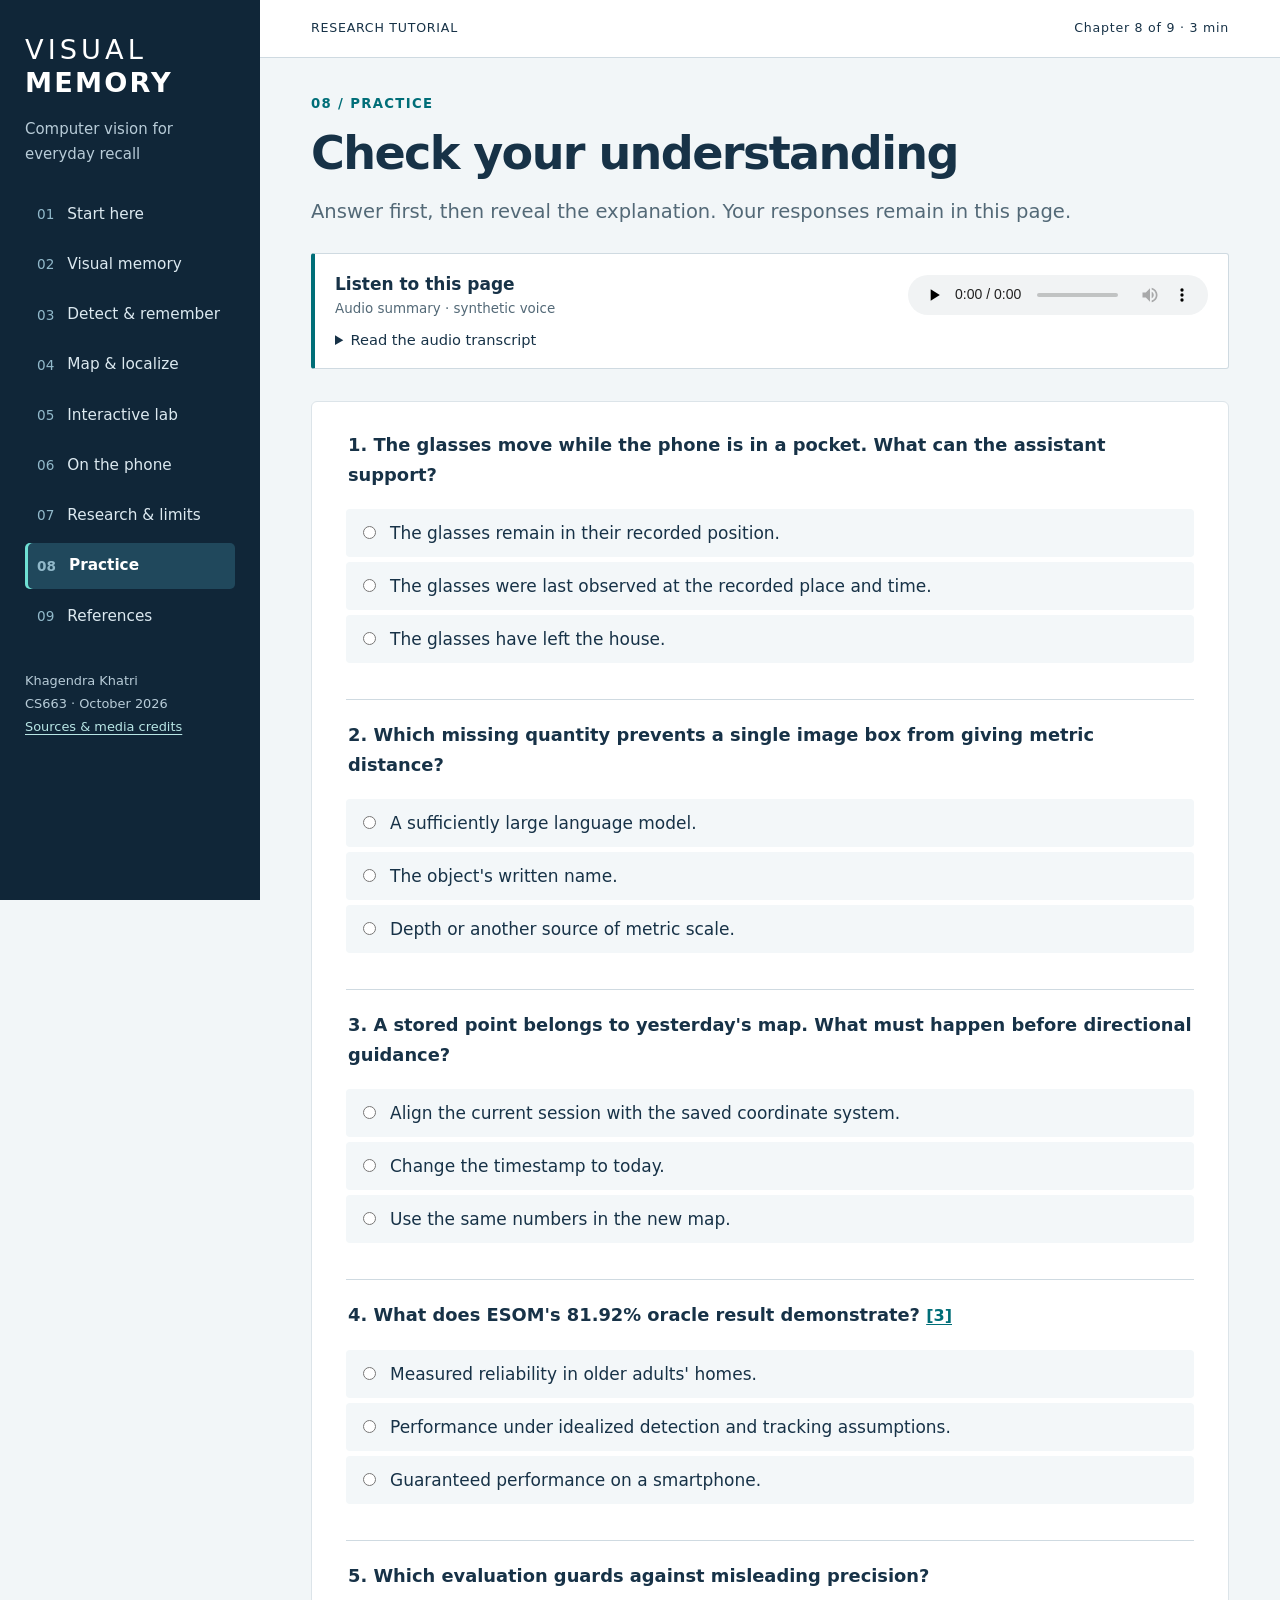
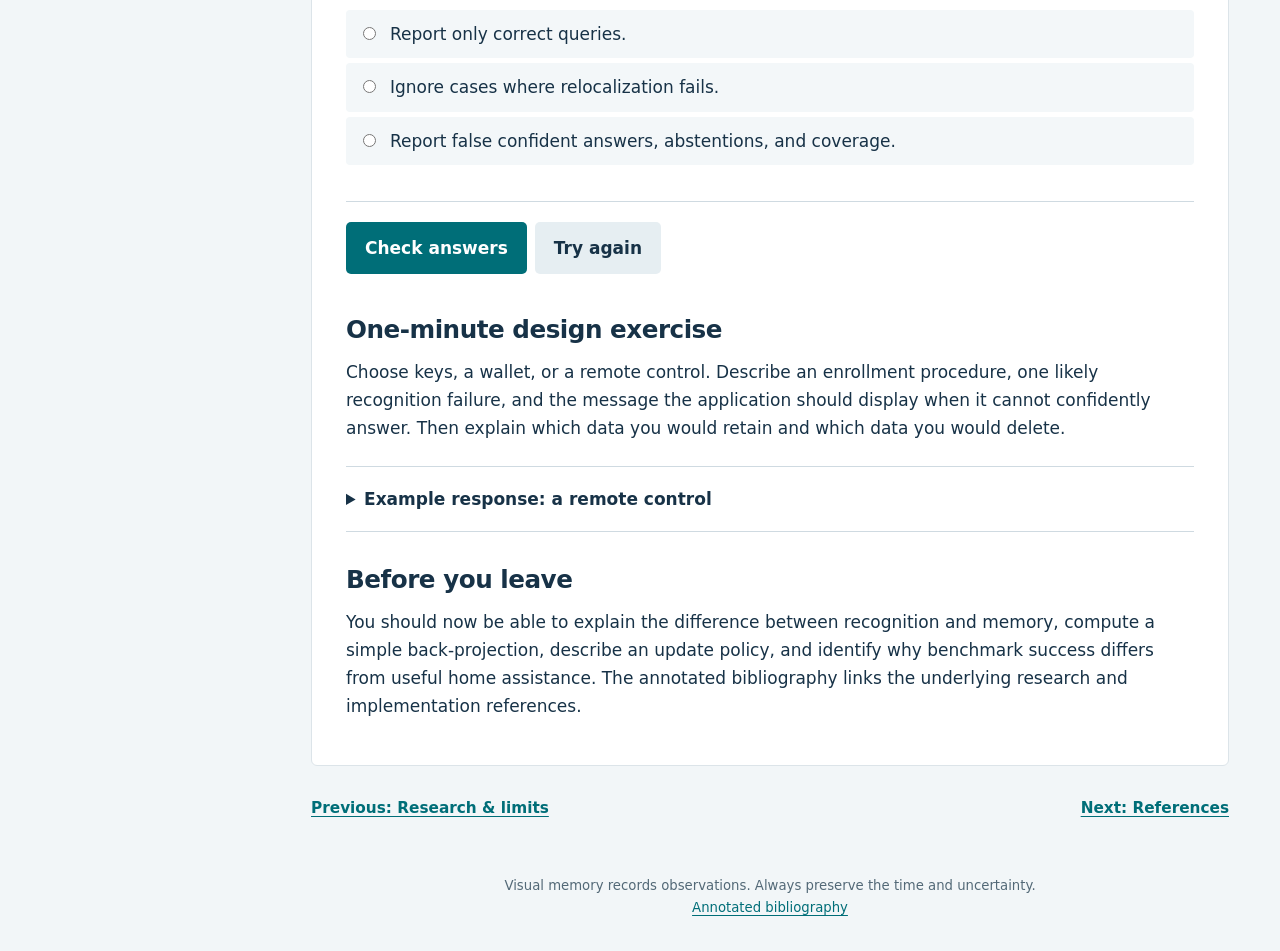
<file: practice.html>
<!doctype html><html lang="en"><head><meta charset="utf-8"><meta name="viewport" content="width=device-width,initial-scale=1"><meta name="description" content="Answer first, then reveal the explanation. Your responses remain in this page."><title>Check your understanding · Visual Memory</title><link rel="stylesheet" href="assets/style.css"><script src="assets/app.js" defer></script></head><body><a class="skip" href="#main">Skip to content</a><aside class="sidebar"><a class="brand" href="index.html">VISUAL<br><strong>MEMORY</strong></a><p class="sidebar-sub">Computer vision for<br>everyday recall</p><nav aria-label="Tutorial chapters"><a href="index.html" ><span>01</span>Start here</a><a href="memory.html" ><span>02</span>Visual memory</a><a href="detection.html" ><span>03</span>Detect & remember</a><a href="geometry.html" ><span>04</span>Map & localize</a><a href="demo.html" ><span>05</span>Interactive lab</a><a href="mobile.html" ><span>06</span>On the phone</a><a href="research.html" ><span>07</span>Research & limits</a><a href="practice.html" aria-current="page" ><span>08</span>Practice</a><a href="references.html" ><span>09</span>References</a></nav><div class="sidebar-foot">Khagendra Khatri<br>CS663 · October 2026<br><a href="references.html">Sources &amp; media credits</a></div></aside><div class="page"><header class="topbar"><span>RESEARCH TUTORIAL</span><span>Chapter 8 of 9 · 3 min</span></header><main id="main"><div class="page-heading"><p class="eyebrow">08 / Practice</p><h1>Check your understanding</h1><p class="lead">Answer first, then reveal the explanation. Your responses remain in this page.</p></div><section class="narration" aria-label="Page narration"><div><strong>Listen to this page</strong><span>Audio summary · synthetic voice</span></div><audio controls preload="none" src="assets/audio/practice.mp3">Your browser does not support audio. Use the transcript below.</audio><details><summary>Read the audio transcript</summary><p>Use these questions to check the core ideas. First, decide what an assistant can claim after an unobserved move. Second, identify what is missing when you have only a bounding box. Third, consider how yesterday's map relates to today's camera session. Fourth, explain the assumptions behind an oracle experiment. Fifth, choose an evaluation that makes false confidence and abstention visible. Select one answer for each question, then check your answers to read the explanations. Finish with a one-minute design exercise for an object you care about. Describe how to enroll it, a likely failure, the message shown when uncertain, and a retention policy. These choices connect the technical pipeline to an understandable user experience.</p></details></section><div class="content">
<form id="quiz">
<fieldset><legend>1. The glasses move while the phone is in a pocket. What can the assistant support?</legend><label><input type="radio" name="q1" value="a"> The glasses remain in their recorded position.</label><label><input type="radio" name="q1" value="b"> The glasses were last observed at the recorded place and time.</label><label><input type="radio" name="q1" value="c"> The glasses have left the house.</label><p class="feedback" id="f1"></p></fieldset>
<fieldset><legend>2. Which missing quantity prevents a single image box from giving metric distance?</legend><label><input type="radio" name="q2" value="a"> A sufficiently large language model.</label><label><input type="radio" name="q2" value="b"> The object's written name.</label><label><input type="radio" name="q2" value="c"> Depth or another source of metric scale.</label><p class="feedback" id="f2"></p></fieldset>
<fieldset><legend>3. A stored point belongs to yesterday's map. What must happen before directional guidance?</legend><label><input type="radio" name="q3" value="a"> Align the current session with the saved coordinate system.</label><label><input type="radio" name="q3" value="b"> Change the timestamp to today.</label><label><input type="radio" name="q3" value="c"> Use the same numbers in the new map.</label><p class="feedback" id="f3"></p></fieldset>
<fieldset><legend>4. What does ESOM's 81.92% oracle result demonstrate? <a class="cite" href="references.html#ref-3" aria-label="Reference 3">[3]</a></legend><label><input type="radio" name="q4" value="a"> Measured reliability in older adults' homes.</label><label><input type="radio" name="q4" value="b"> Performance under idealized detection and tracking assumptions.</label><label><input type="radio" name="q4" value="c"> Guaranteed performance on a smartphone.</label><p class="feedback" id="f4"></p></fieldset>
<fieldset><legend>5. Which evaluation guards against misleading precision?</legend><label><input type="radio" name="q5" value="a"> Report only correct queries.</label><label><input type="radio" name="q5" value="b"> Ignore cases where relocalization fails.</label><label><input type="radio" name="q5" value="c"> Report false confident answers, abstentions, and coverage.</label><p class="feedback" id="f5"></p></fieldset>
<button type="submit">Check answers</button><button type="reset" class="secondary">Try again</button><p id="quiz-result" role="status" aria-live="polite"></p></form>
<h2>One-minute design exercise</h2><p>Choose keys, a wallet, or a remote control. Describe an enrollment procedure, one likely recognition failure, and the message the application should display when it cannot confidently answer. Then explain which data you would retain and which data you would delete.</p><details class="checkpoint"><summary>Example response: a remote control</summary><p>Enroll front and back views under two lighting conditions and give the remote a user-selected name. Similar remotes may produce ambiguous appearance matches. Show the enrolled examples and ask the user to choose before retrieving history. Keep a small number of evidence crops, dated positions, and map identifiers. Delete rejected frames and provide an erase-history control. If alignment fails, show “Last seen beside the sofa at 8:10. Scan the room to restore directional guidance.”</p></details>
<h2>Before you leave</h2><p>You should now be able to explain the difference between recognition and memory, compute a simple back-projection, describe an update policy, and identify why benchmark success differs from useful home assistance. The annotated bibliography links the underlying research and implementation references.</p>
</div><nav class="pager" aria-label="Previous and next chapter"><a href="research.html">Previous: Research & limits</a><a href="references.html">Next: References</a></nav></main><footer>Visual memory records observations. Always preserve the time and uncertainty.<br><a href="references.html">Annotated bibliography</a></footer></div></body></html>
</file>
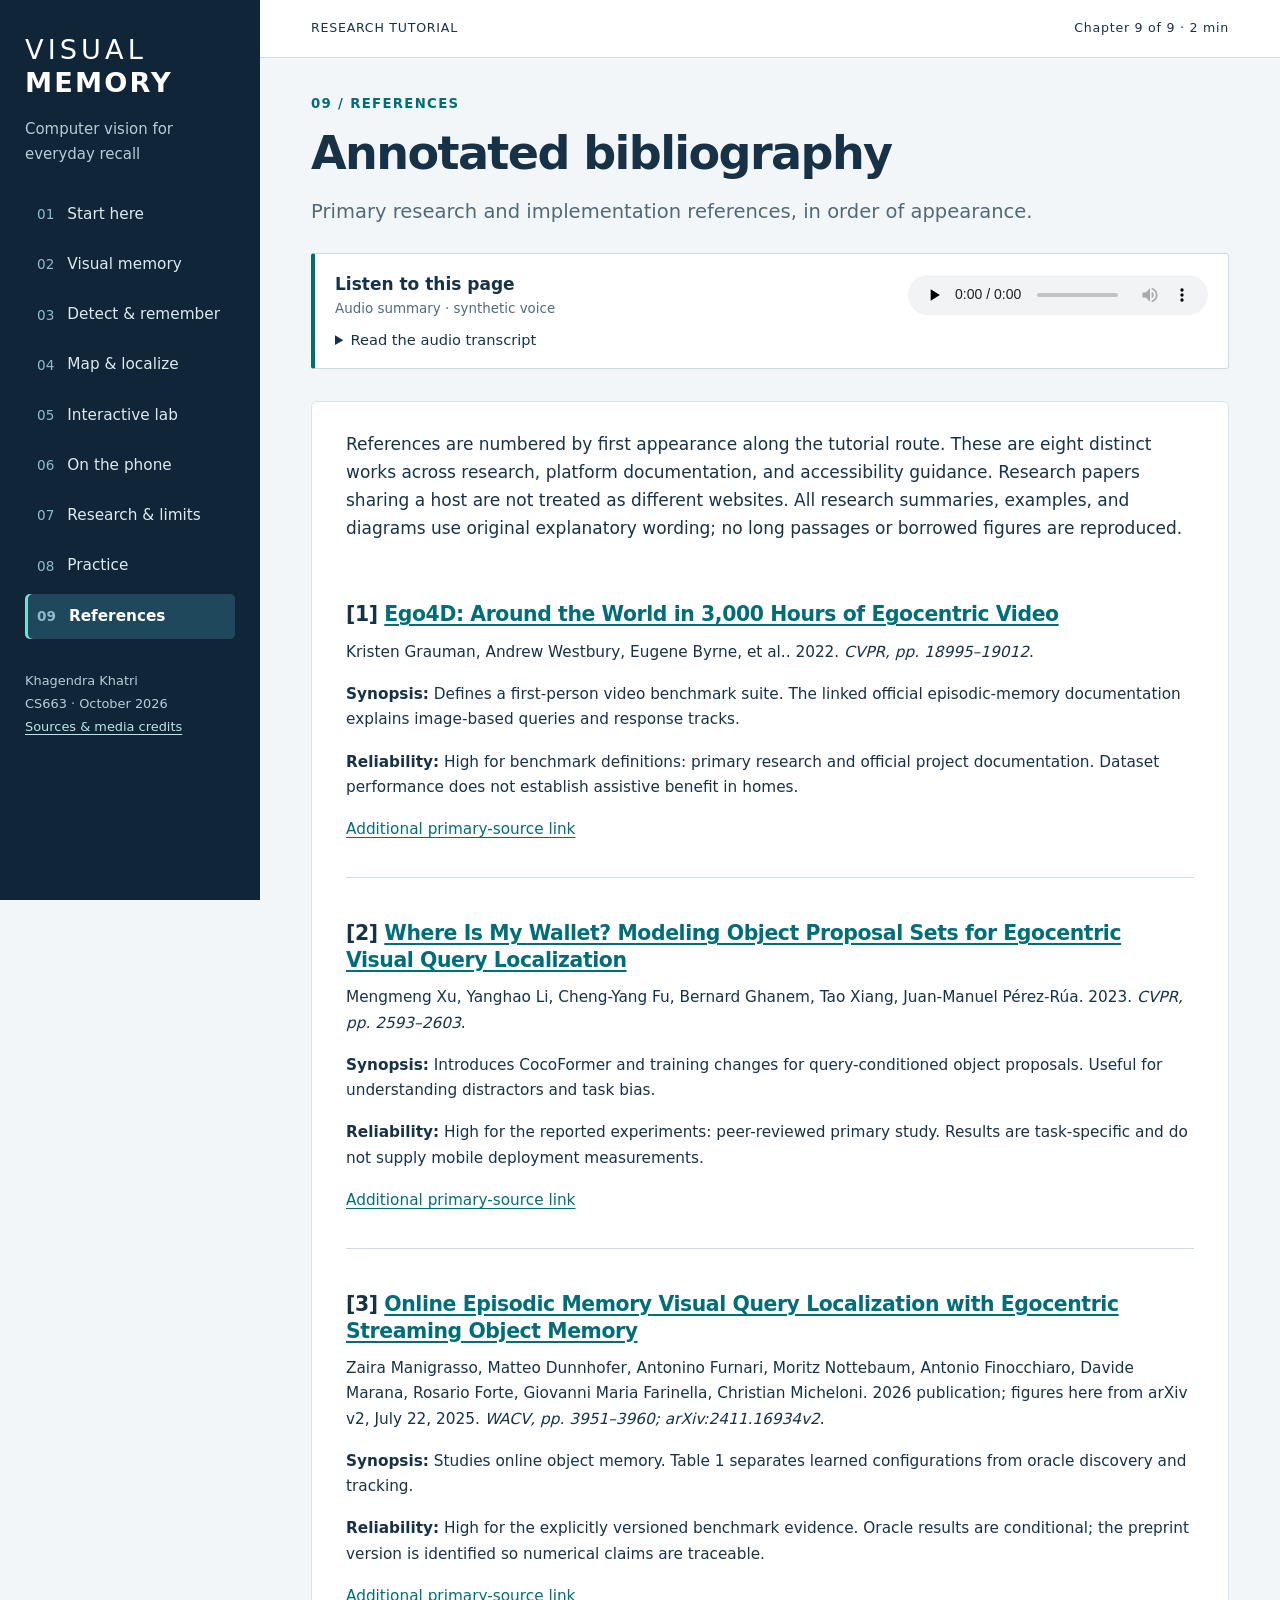
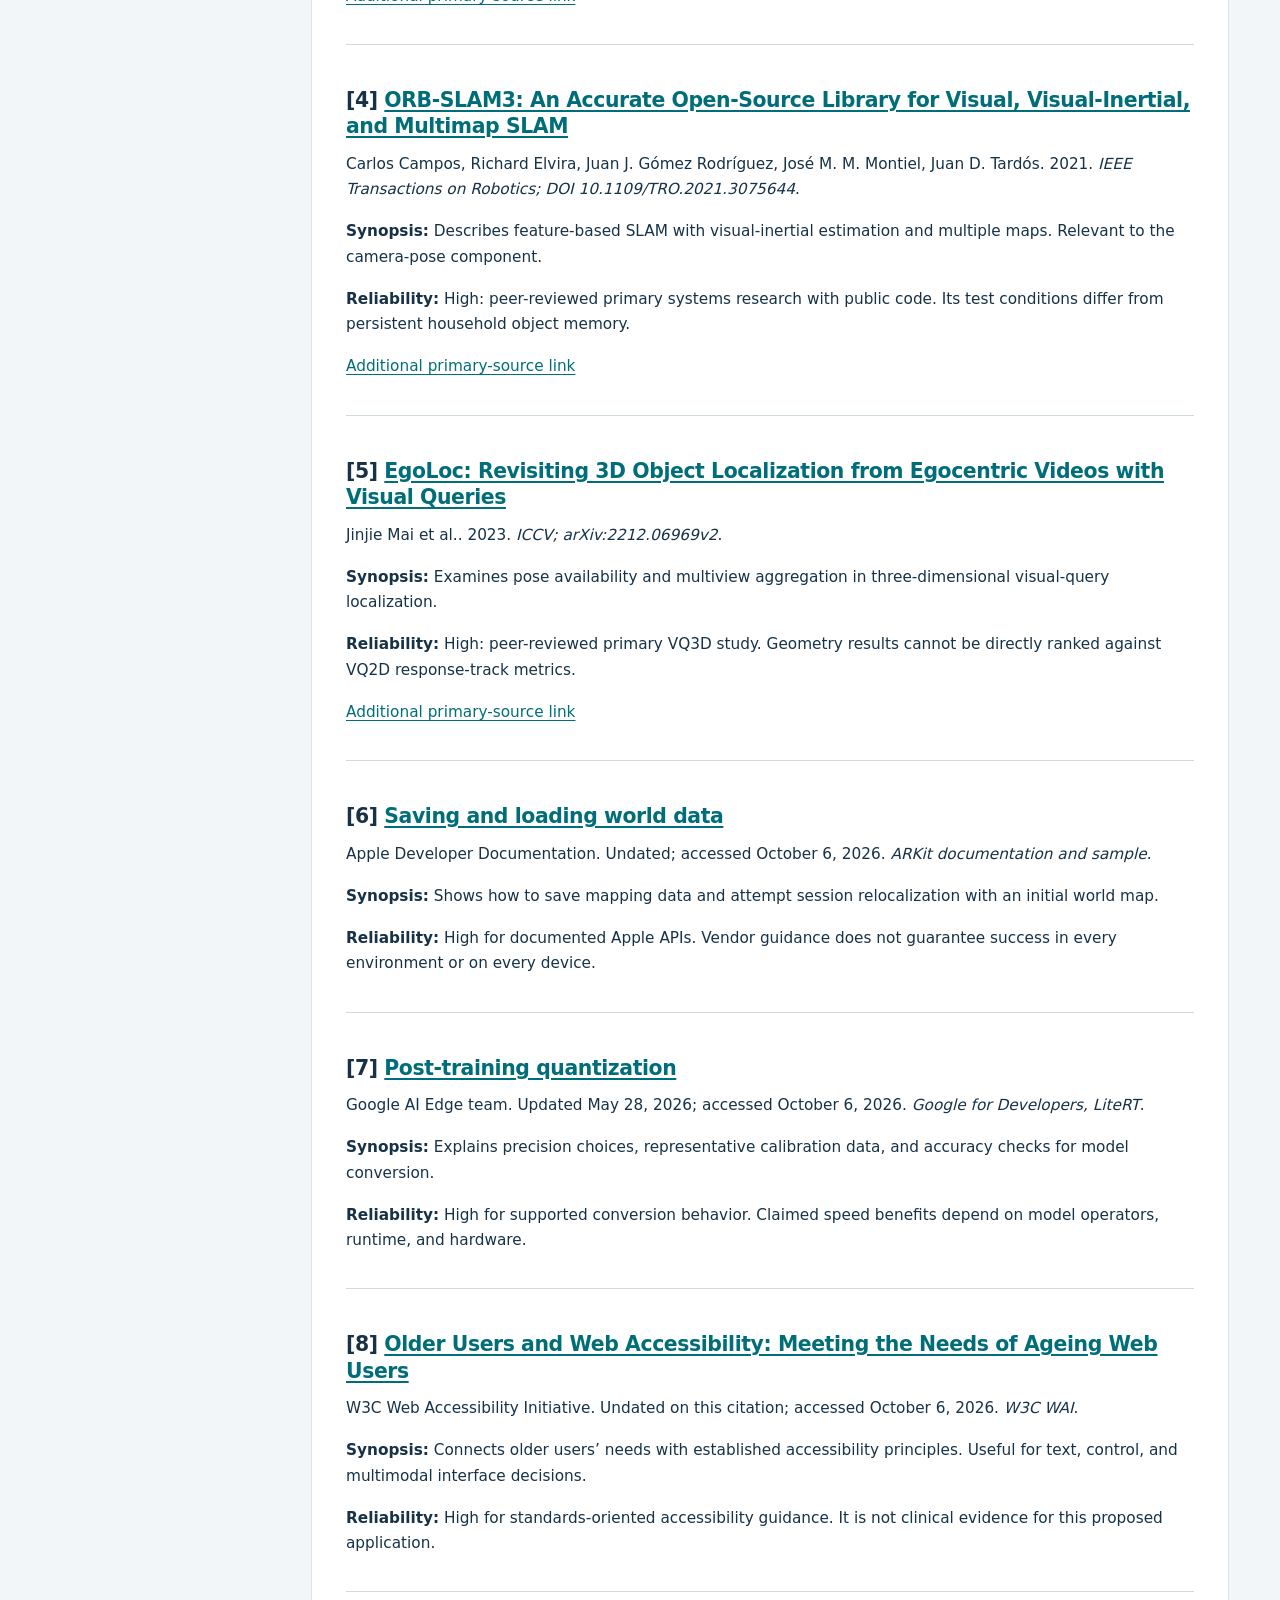
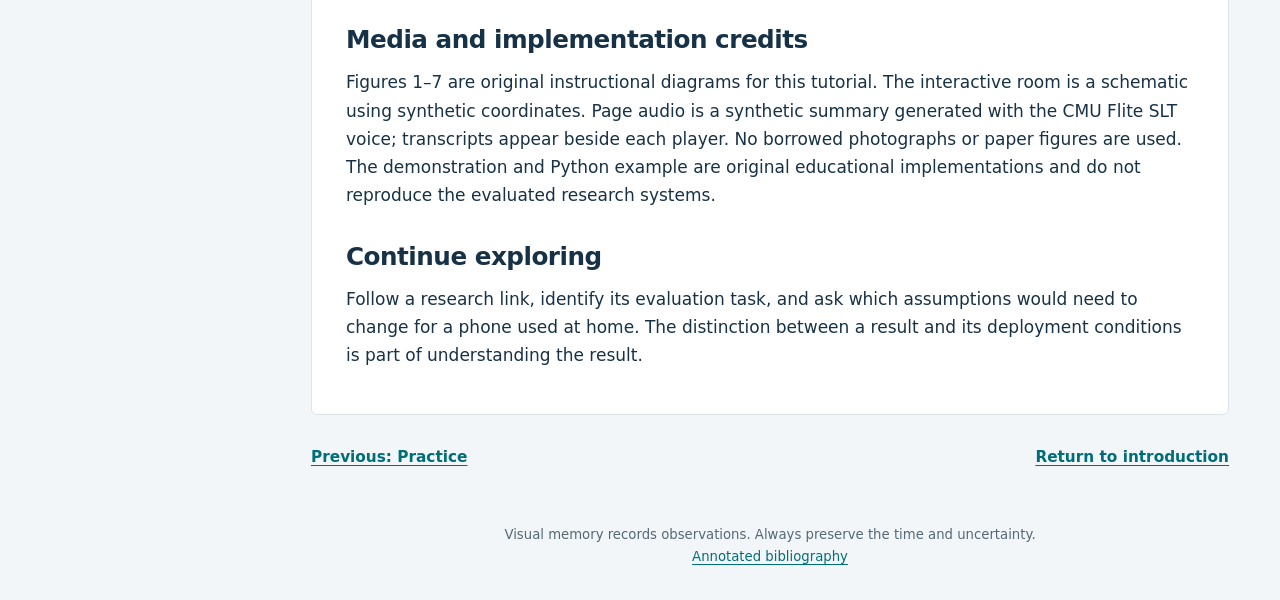
<file: references.html>
<!doctype html><html lang="en"><head><meta charset="utf-8"><meta name="viewport" content="width=device-width,initial-scale=1"><meta name="description" content="Primary research and implementation references, in order of appearance."><title>Annotated bibliography · Visual Memory</title><link rel="stylesheet" href="assets/style.css"><script src="assets/app.js" defer></script></head><body><a class="skip" href="#main">Skip to content</a><aside class="sidebar"><a class="brand" href="index.html">VISUAL<br><strong>MEMORY</strong></a><p class="sidebar-sub">Computer vision for<br>everyday recall</p><nav aria-label="Tutorial chapters"><a href="index.html" ><span>01</span>Start here</a><a href="memory.html" ><span>02</span>Visual memory</a><a href="detection.html" ><span>03</span>Detect & remember</a><a href="geometry.html" ><span>04</span>Map & localize</a><a href="demo.html" ><span>05</span>Interactive lab</a><a href="mobile.html" ><span>06</span>On the phone</a><a href="research.html" ><span>07</span>Research & limits</a><a href="practice.html" ><span>08</span>Practice</a><a href="references.html" aria-current="page" ><span>09</span>References</a></nav><div class="sidebar-foot">Khagendra Khatri<br>CS663 · October 2026<br><a href="references.html">Sources &amp; media credits</a></div></aside><div class="page"><header class="topbar"><span>RESEARCH TUTORIAL</span><span>Chapter 9 of 9 · 2 min</span></header><main id="main"><div class="page-heading"><p class="eyebrow">09 / References</p><h1>Annotated bibliography</h1><p class="lead">Primary research and implementation references, in order of appearance.</p></div><section class="narration" aria-label="Page narration"><div><strong>Listen to this page</strong><span>Audio summary · synthetic voice</span></div><audio controls preload="none" src="assets/audio/references.mp3">Your browser does not support audio. Use the transcript below.</audio><details><summary>Read the audio transcript</summary><p>This bibliography lists sources in their order of first appearance. Each entry includes authorship, date, publication context, a synopsis, and a reliability assessment. The research papers support the benchmark and algorithm discussion. Apple and Google documentation support specific implementation choices. W three C guidance supports accessibility design. Reliability is scoped: official documentation is authoritative for an API, but it does not prove that the proposed assistant works in a home. The E SOM numerical results refer explicitly to the July twenty twenty-five manuscript. All seven instructional figures are original diagrams. The audio summaries use a synthetic voice. Follow the primary source links to inspect experimental assumptions and implementation details.</p></details></section><div class="content"><p>References are numbered by first appearance along the tutorial route. These are eight distinct works across research, platform documentation, and accessibility guidance. Research papers sharing a host are not treated as different websites. All research summaries, examples, and diagrams use original explanatory wording; no long passages or borrowed figures are reproduced.</p><article class="reference" id="ref-1"><h2>[1] <a href="https://ego4d-data.org/docs/benchmarks/episodic-memory/">Ego4D: Around the World in 3,000 Hours of Egocentric Video</a></h2><p>Kristen Grauman, Andrew Westbury, Eugene Byrne, et al.. 2022. <em>CVPR, pp. 18995–19012</em>.</p><p><strong>Synopsis:</strong> Defines a first-person video benchmark suite. The linked official episodic-memory documentation explains image-based queries and response tracks.</p><p><strong>Reliability:</strong> High for benchmark definitions: primary research and official project documentation. Dataset performance does not establish assistive benefit in homes.</p><p><a href="https://arxiv.org/abs/2110.07058">Additional primary-source link</a></p></article><article class="reference" id="ref-2"><h2>[2] <a href="https://openaccess.thecvf.com/content/CVPR2023/html/Xu_Where_Is_My_Wallet_Modeling_Object_Proposal_Sets_for_Egocentric_CVPR_2023_paper.html">Where Is My Wallet? Modeling Object Proposal Sets for Egocentric Visual Query Localization</a></h2><p>Mengmeng Xu, Yanghao Li, Cheng-Yang Fu, Bernard Ghanem, Tao Xiang, Juan-Manuel Pérez-Rúa. 2023. <em>CVPR, pp. 2593–2603</em>.</p><p><strong>Synopsis:</strong> Introduces CocoFormer and training changes for query-conditioned object proposals. Useful for understanding distractors and task bias.</p><p><strong>Reliability:</strong> High for the reported experiments: peer-reviewed primary study. Results are task-specific and do not supply mobile deployment measurements.</p><p><a href="https://arxiv.org/html/2211.10528v2">Additional primary-source link</a></p></article><article class="reference" id="ref-3"><h2>[3] <a href="https://arxiv.org/html/2411.16934v2">Online Episodic Memory Visual Query Localization with Egocentric Streaming Object Memory</a></h2><p>Zaira Manigrasso, Matteo Dunnhofer, Antonino Furnari, Moritz Nottebaum, Antonio Finocchiaro, Davide Marana, Rosario Forte, Giovanni Maria Farinella, Christian Micheloni. 2026 publication; figures here from arXiv v2, July 22, 2025. <em>WACV, pp. 3951–3960; arXiv:2411.16934v2</em>.</p><p><strong>Synopsis:</strong> Studies online object memory. Table 1 separates learned configurations from oracle discovery and tracking.</p><p><strong>Reliability:</strong> High for the explicitly versioned benchmark evidence. Oracle results are conditional; the preprint version is identified so numerical claims are traceable.</p><p><a href="https://iplab.dmi.unict.it/coai/research/manigrasso2026online/">Additional primary-source link</a></p></article><article class="reference" id="ref-4"><h2>[4] <a href="https://arxiv.org/abs/2007.11898">ORB-SLAM3: An Accurate Open-Source Library for Visual, Visual-Inertial, and Multimap SLAM</a></h2><p>Carlos Campos, Richard Elvira, Juan J. Gómez Rodríguez, José M. M. Montiel, Juan D. Tardós. 2021. <em>IEEE Transactions on Robotics; DOI 10.1109/TRO.2021.3075644</em>.</p><p><strong>Synopsis:</strong> Describes feature-based SLAM with visual-inertial estimation and multiple maps. Relevant to the camera-pose component.</p><p><strong>Reliability:</strong> High: peer-reviewed primary systems research with public code. Its test conditions differ from persistent household object memory.</p><p><a href="https://github.com/UZ-SLAMLab/ORB_SLAM3">Additional primary-source link</a></p></article><article class="reference" id="ref-5"><h2>[5] <a href="https://arxiv.org/abs/2212.06969">EgoLoc: Revisiting 3D Object Localization from Egocentric Videos with Visual Queries</a></h2><p>Jinjie Mai et al.. 2023. <em>ICCV; arXiv:2212.06969v2</em>.</p><p><strong>Synopsis:</strong> Examines pose availability and multiview aggregation in three-dimensional visual-query localization.</p><p><strong>Reliability:</strong> High: peer-reviewed primary VQ3D study. Geometry results cannot be directly ranked against VQ2D response-track metrics.</p><p><a href="https://github.com/Wayne-Mai/EgoLoc">Additional primary-source link</a></p></article><article class="reference" id="ref-6"><h2>[6] <a href="https://developer.apple.com/documentation/arkit/saving-and-loading-world-data">Saving and loading world data</a></h2><p>Apple Developer Documentation. Undated; accessed October 6, 2026. <em>ARKit documentation and sample</em>.</p><p><strong>Synopsis:</strong> Shows how to save mapping data and attempt session relocalization with an initial world map.</p><p><strong>Reliability:</strong> High for documented Apple APIs. Vendor guidance does not guarantee success in every environment or on every device.</p></article><article class="reference" id="ref-7"><h2>[7] <a href="https://developers.google.com/edge/litert/conversion/tensorflow/quantization/post_training_quantization">Post-training quantization</a></h2><p>Google AI Edge team. Updated May 28, 2026; accessed October 6, 2026. <em>Google for Developers, LiteRT</em>.</p><p><strong>Synopsis:</strong> Explains precision choices, representative calibration data, and accuracy checks for model conversion.</p><p><strong>Reliability:</strong> High for supported conversion behavior. Claimed speed benefits depend on model operators, runtime, and hardware.</p></article><article class="reference" id="ref-8"><h2>[8] <a href="https://www.w3.org/WAI/older-users/">Older Users and Web Accessibility: Meeting the Needs of Ageing Web Users</a></h2><p>W3C Web Accessibility Initiative. Undated on this citation; accessed October 6, 2026. <em>W3C WAI</em>.</p><p><strong>Synopsis:</strong> Connects older users’ needs with established accessibility principles. Useful for text, control, and multimodal interface decisions.</p><p><strong>Reliability:</strong> High for standards-oriented accessibility guidance. It is not clinical evidence for this proposed application.</p></article><h2>Media and implementation credits</h2><p>Figures 1–7 are original instructional diagrams for this tutorial. The interactive room is a schematic using synthetic coordinates. Page audio is a synthetic summary generated with the CMU Flite SLT voice; transcripts appear beside each player. No borrowed photographs or paper figures are used. The demonstration and Python example are original educational implementations and do not reproduce the evaluated research systems.</p><h2>Continue exploring</h2><p>Follow a research link, identify its evaluation task, and ask which assumptions would need to change for a phone used at home. The distinction between a result and its deployment conditions is part of understanding the result.</p></div><nav class="pager" aria-label="Previous and next chapter"><a href="practice.html">Previous: Practice</a><a href="index.html">Return to introduction</a></nav></main><footer>Visual memory records observations. Always preserve the time and uncertainty.<br><a href="references.html">Annotated bibliography</a></footer></div></body></html>
</file>
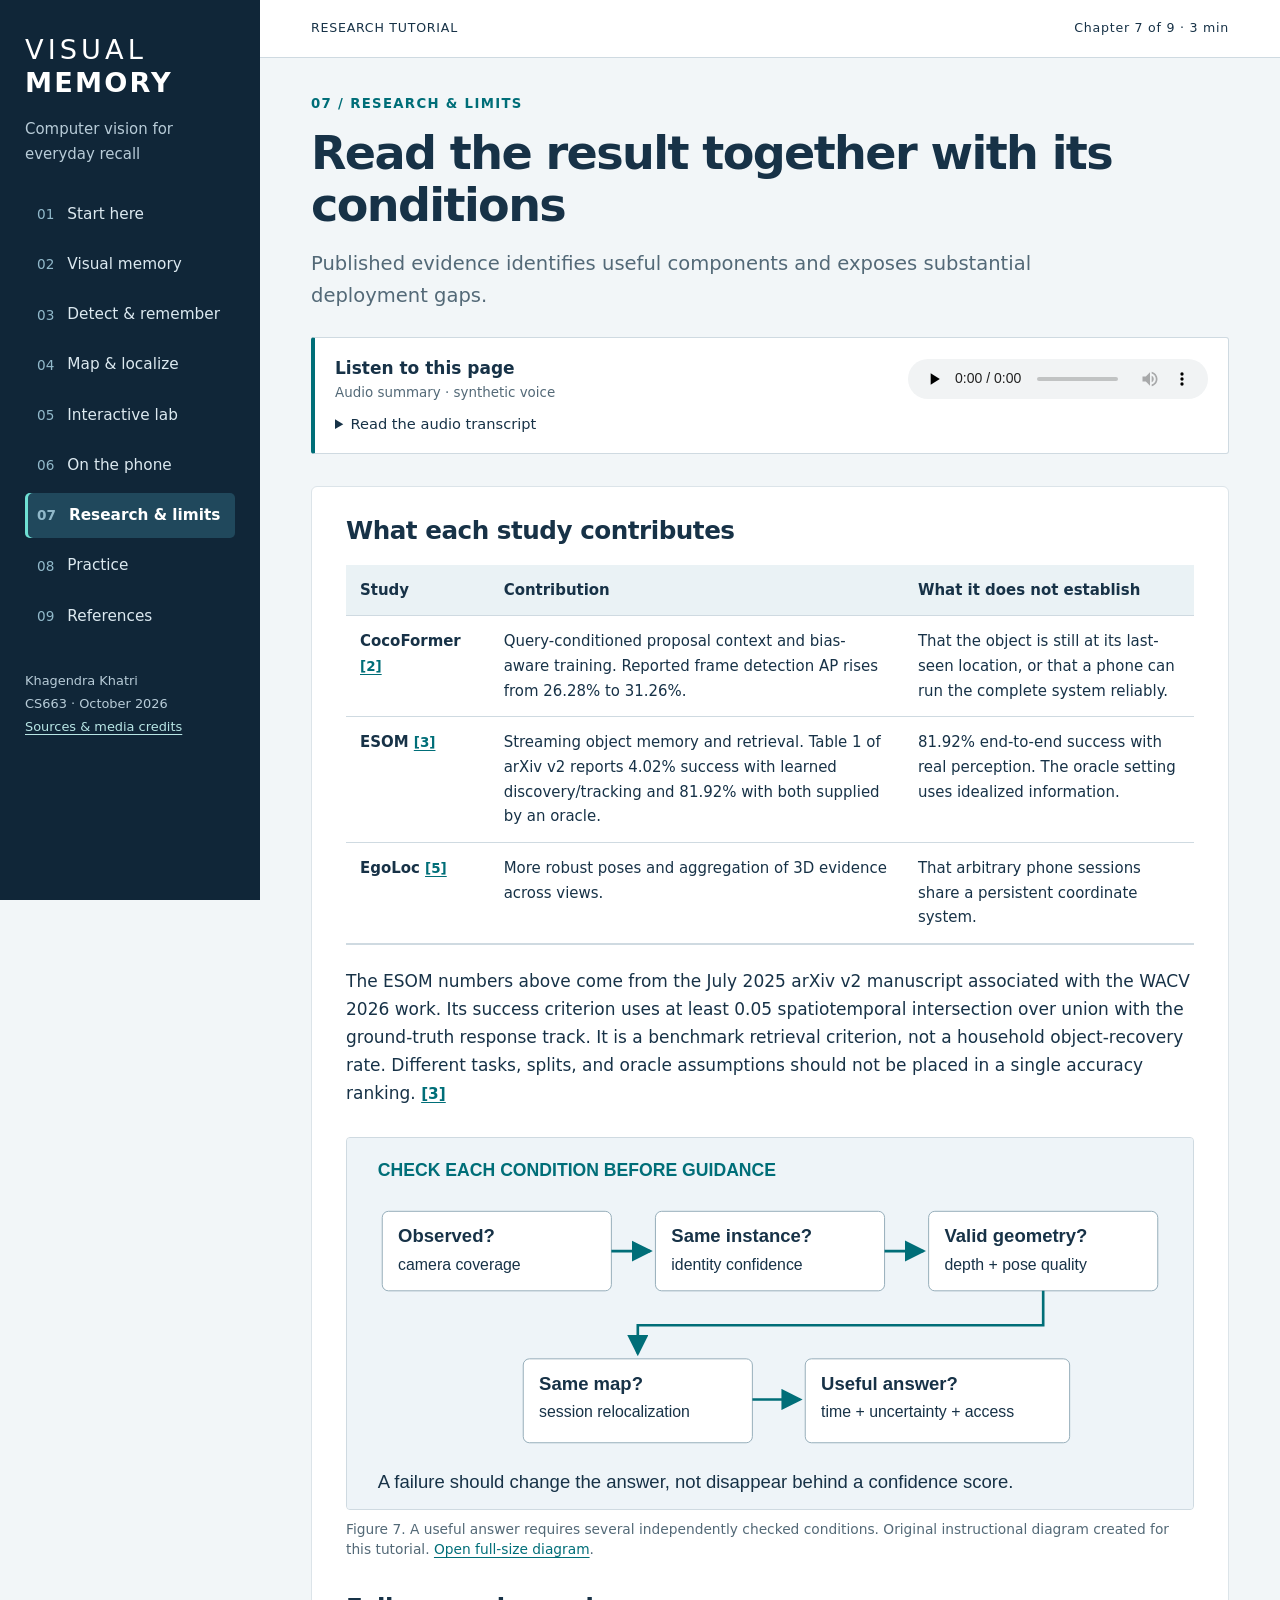
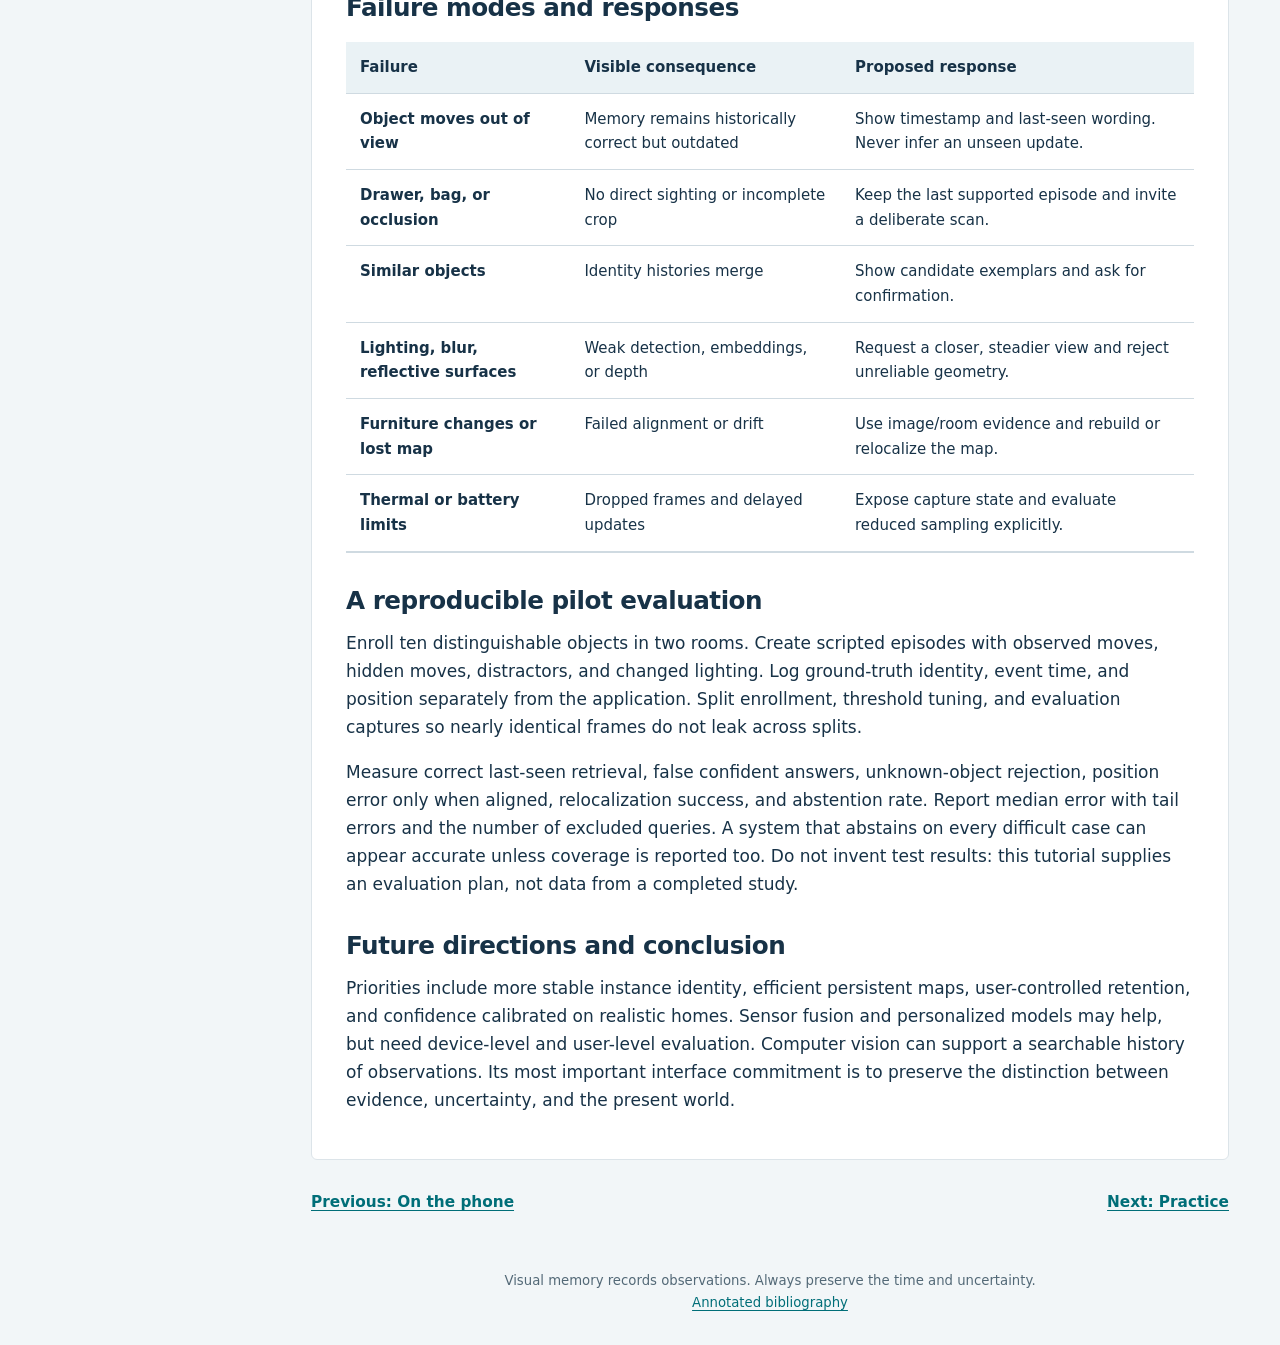
<file: research.html>
<!doctype html><html lang="en"><head><meta charset="utf-8"><meta name="viewport" content="width=device-width,initial-scale=1"><meta name="description" content="Published evidence identifies useful components and exposes substantial deployment gaps."><title>Read the result together with its conditions · Visual Memory</title><link rel="stylesheet" href="assets/style.css"><script src="assets/app.js" defer></script></head><body><a class="skip" href="#main">Skip to content</a><aside class="sidebar"><a class="brand" href="index.html">VISUAL<br><strong>MEMORY</strong></a><p class="sidebar-sub">Computer vision for<br>everyday recall</p><nav aria-label="Tutorial chapters"><a href="index.html" ><span>01</span>Start here</a><a href="memory.html" ><span>02</span>Visual memory</a><a href="detection.html" ><span>03</span>Detect & remember</a><a href="geometry.html" ><span>04</span>Map & localize</a><a href="demo.html" ><span>05</span>Interactive lab</a><a href="mobile.html" ><span>06</span>On the phone</a><a href="research.html" aria-current="page" ><span>07</span>Research & limits</a><a href="practice.html" ><span>08</span>Practice</a><a href="references.html" ><span>09</span>References</a></nav><div class="sidebar-foot">Khagendra Khatri<br>CS663 · October 2026<br><a href="references.html">Sources &amp; media credits</a></div></aside><div class="page"><header class="topbar"><span>RESEARCH TUTORIAL</span><span>Chapter 7 of 9 · 3 min</span></header><main id="main"><div class="page-heading"><p class="eyebrow">07 / Research & limits</p><h1>Read the result together with its conditions</h1><p class="lead">Published evidence identifies useful components and exposes substantial deployment gaps.</p></div><section class="narration" aria-label="Page narration"><div><strong>Listen to this page</strong><span>Audio summary · synthetic voice</span></div><audio controls preload="none" src="assets/audio/research.mp3">Your browser does not support audio. Use the transcript below.</audio><details><summary>Read the audio transcript</summary><p>Research results need their conditions. CocoFormer reports improved frame-level average precision. E SOM's July twenty twenty-five manuscript reports four point zero two percent success with learned discovery and tracking, versus eighty-one point nine two percent when both components use idealized oracle information. These are very different assumptions. Its benchmark success threshold is also not the same as helping a person recover an object at home. EgoLoc emphasizes camera poses and combining three-dimensional evidence from multiple views. Our deployment challenges include unseen movement, occlusion, similar objects, map drift, and phone resource limits. A pilot should report wrong confident answers as well as accuracy. Include abstentions, unknown objects, and relocalization failures. The conclusion is that a searchable visual history is a promising design direction, but every answer must retain its observation time and uncertainty.</p></details></section><div class="content">
<h2>What each study contributes</h2><div class="table-wrap"><table><thead><tr><th>Study</th><th>Contribution</th><th>What it does not establish</th></tr></thead><tbody><tr><td>CocoFormer <a class="cite" href="references.html#ref-2" aria-label="Reference 2">[2]</a></td><td>Query-conditioned proposal context and bias-aware training. Reported frame detection AP rises from 26.28% to 31.26%.</td><td>That the object is still at its last-seen location, or that a phone can run the complete system reliably.</td></tr><tr><td>ESOM <a class="cite" href="references.html#ref-3" aria-label="Reference 3">[3]</a></td><td>Streaming object memory and retrieval. Table 1 of arXiv v2 reports 4.02% success with learned discovery/tracking and 81.92% with both supplied by an oracle.</td><td>81.92% end-to-end success with real perception. The oracle setting uses idealized information.</td></tr><tr><td>EgoLoc <a class="cite" href="references.html#ref-5" aria-label="Reference 5">[5]</a></td><td>More robust poses and aggregation of 3D evidence across views.</td><td>That arbitrary phone sessions share a persistent coordinate system.</td></tr></tbody></table></div>
<p>The ESOM numbers above come from the July 2025 arXiv v2 manuscript associated with the WACV 2026 work. Its success criterion uses at least 0.05 spatiotemporal intersection over union with the ground-truth response track. It is a benchmark retrieval criterion, not a household object-recovery rate. Different tasks, splits, and oracle assumptions should not be placed in a single accuracy ranking. <a class="cite" href="references.html#ref-3" aria-label="Reference 3">[3]</a></p>
<figure><img src="assets/diagrams/failure.svg" width="960" height="420" alt="Observation, identity, geometry, persistence and interface form separate failure gates. An error at any stage can invalidate guidance." loading="lazy"><figcaption>Figure 7. A useful answer requires several independently checked conditions. Original instructional diagram created for this tutorial. <a href="assets/diagrams/failure.svg">Open full-size diagram</a>.</figcaption></figure>
<h2>Failure modes and responses</h2><div class="table-wrap"><table><thead><tr><th>Failure</th><th>Visible consequence</th><th>Proposed response</th></tr></thead><tbody><tr><td>Object moves out of view</td><td>Memory remains historically correct but outdated</td><td>Show timestamp and last-seen wording. Never infer an unseen update.</td></tr><tr><td>Drawer, bag, or occlusion</td><td>No direct sighting or incomplete crop</td><td>Keep the last supported episode and invite a deliberate scan.</td></tr><tr><td>Similar objects</td><td>Identity histories merge</td><td>Show candidate exemplars and ask for confirmation.</td></tr><tr><td>Lighting, blur, reflective surfaces</td><td>Weak detection, embeddings, or depth</td><td>Request a closer, steadier view and reject unreliable geometry.</td></tr><tr><td>Furniture changes or lost map</td><td>Failed alignment or drift</td><td>Use image/room evidence and rebuild or relocalize the map.</td></tr><tr><td>Thermal or battery limits</td><td>Dropped frames and delayed updates</td><td>Expose capture state and evaluate reduced sampling explicitly.</td></tr></tbody></table></div>
<h2>A reproducible pilot evaluation</h2><p>Enroll ten distinguishable objects in two rooms. Create scripted episodes with observed moves, hidden moves, distractors, and changed lighting. Log ground-truth identity, event time, and position separately from the application. Split enrollment, threshold tuning, and evaluation captures so nearly identical frames do not leak across splits.</p><p>Measure correct last-seen retrieval, false confident answers, unknown-object rejection, position error only when aligned, relocalization success, and abstention rate. Report median error with tail errors and the number of excluded queries. A system that abstains on every difficult case can appear accurate unless coverage is reported too. Do not invent test results: this tutorial supplies an evaluation plan, not data from a completed study.</p>
<h2>Future directions and conclusion</h2><p>Priorities include more stable instance identity, efficient persistent maps, user-controlled retention, and confidence calibrated on realistic homes. Sensor fusion and personalized models may help, but need device-level and user-level evaluation. Computer vision can support a searchable history of observations. Its most important interface commitment is to preserve the distinction between evidence, uncertainty, and the present world.</p>
</div><nav class="pager" aria-label="Previous and next chapter"><a href="mobile.html">Previous: On the phone</a><a href="practice.html">Next: Practice</a></nav></main><footer>Visual memory records observations. Always preserve the time and uncertainty.<br><a href="references.html">Annotated bibliography</a></footer></div></body></html>
</file>
<file: assets/style.css>
:root{--navy:#102638;--ink:#173247;--teal:#006e78;--muted:#536977;--line:#cfdae1;--paper:#fff;--bg:#f2f6f8;--orange:#b5431b;font-size:17px}*{box-sizing:border-box}body{margin:0;background:var(--bg);color:var(--ink);font-family:system-ui,-apple-system,BlinkMacSystemFont,'Segoe UI',sans-serif;line-height:1.65}a{color:var(--teal);text-underline-offset:3px}a:hover{text-decoration-thickness:2px}button,a,input,select,summary{touch-action:manipulation}a:focus-visible,button:focus-visible,input:focus-visible,select:focus-visible,summary:focus-visible{outline:3px solid #d75b26;outline-offset:4px}.skip{position:fixed;left:18px;top:-100px;background:white;padding:12px;z-index:10}.skip:focus{top:10px}.sidebar{position:fixed;inset:0 auto 0 0;width:260px;background:var(--navy);color:#dce9f0;padding:34px 25px;overflow:auto}.brand{display:block;color:#fff;font-size:1.6rem;letter-spacing:.15em;line-height:1.2;text-decoration:none;font-weight:350}.brand strong{font-weight:800;letter-spacing:.08em}.sidebar-sub{font-size:.88rem;color:#b8ccd8;margin:18px 0 25px}.sidebar nav{display:grid;gap:5px}.sidebar nav a{display:flex;gap:13px;padding:10px 12px;color:#dce9f0;text-decoration:none;font-size:.9rem;border-radius:5px}.sidebar nav a span{color:#91b9ca;font-size:.8rem;align-self:center}.sidebar nav a[aria-current]{background:#20485c;color:white;font-weight:650;box-shadow:inset 3px 0 #6fe0d4}.sidebar nav a:hover{background:#20485c}.sidebar-foot{font-size:.76rem;color:#b8ccd8;margin-top:30px;line-height:1.8}.sidebar-foot a{color:#b8e6e5}.page{margin-left:260px}.topbar{display:flex;justify-content:space-between;gap:12px;align-items:center;padding:18px 5%;font-size:.74rem;letter-spacing:.06em;border-bottom:1px solid var(--line);background:#fff}main{max-width:1120px;padding:35px 5% 32px;margin:0 auto}.eyebrow{color:var(--teal);font-size:.78rem;letter-spacing:.1em;font-weight:750;text-transform:uppercase;margin:0 0 12px}h1{font-size:clamp(2.1rem,3.6vw,3.25rem);line-height:1.13;letter-spacing:-.035em;margin:0 0 17px;max-width:920px}h2{font-size:1.45rem;line-height:1.3;letter-spacing:-.02em;margin:32px 0 12px}h3{font-size:1.08rem;margin:22px 0 6px}p{margin:0 0 17px}.lead{font-size:1.15rem;color:var(--muted);max-width:800px;margin-bottom:25px}.narration{border:1px solid var(--line);border-left:4px solid var(--teal);background:white;padding:16px 20px;display:grid;grid-template-columns:1fr 300px;gap:8px 15px;align-items:center;margin-bottom:32px;border-radius:3px}.narration strong,.narration span{display:block}.narration span{font-size:.79rem;color:var(--muted)}audio{height:40px;width:100%;max-width:340px}.narration details{grid-column:1/-1;font-size:.86rem}.narration details p{margin:14px 0 0}.content{background:white;padding:28px 34px;border:1px solid #dce4e9;border-radius:6px}.content>h2:first-child{margin-top:0}.hero-grid{display:grid;grid-template-columns:2fr 1fr;gap:30px;align-items:center}.hero-grid h2{margin:0 0 20px;font-size:1.9rem}.hero-note{border-left:2px solid var(--line);padding-left:24px;color:var(--muted);font-size:.88rem}.large-number{font-size:3rem;color:var(--teal);font-weight:700;line-height:1.2}.button,button{display:inline-block;border:0;border-radius:5px;background:var(--teal);color:white;padding:12px 19px;font:inherit;font-weight:650;text-decoration:none;cursor:pointer;min-height:46px}.button:hover,button:hover{background:#005862}.secondary{background:#e6eef2;color:var(--ink)}.secondary:hover{background:#d6e2e9}figure{margin:30px 0}figure img{display:block;width:100%;height:auto;background:#eef4f8;border-radius:4px;border:1px solid var(--line)}figcaption{font-size:.81rem;color:var(--muted);margin-top:9px;line-height:1.5}ul,ol{padding-left:24px}li{padding-left:4px;margin:10px 0}.cite{font-weight:700;white-space:nowrap;font-size:.9em}.table-wrap{overflow:auto;margin:18px 0 22px}table{border-collapse:collapse;width:100%;font-size:.88rem}th,td{text-align:left;border-bottom:1px solid var(--line);padding:13px 14px;vertical-align:top;min-width:140px}th{background:#eaf2f5;color:var(--ink);font-weight:700}td:first-child{font-weight:600}tr:last-child td{border-bottom:2px solid var(--line)}.callout{background:#eaf5f4;border-left:4px solid var(--teal);padding:20px 23px;margin:23px 0}.callout h3{margin-top:0}.callout p:last-child{margin-bottom:0}.checkpoint{border-top:1px solid var(--line);border-bottom:1px solid var(--line);padding:18px 0;margin:24px 0}.checkpoint summary{font-weight:650;cursor:pointer}.checkpoint p{margin:14px 0 0}.equation{font-family:Georgia,serif;font-size:1.4rem;padding:20px;background:#eef4f8;text-align:center;line-height:1.8;margin:20px 0}code{font-family:ui-monospace,SFMono-Regular,Consolas,monospace;font-size:.87em;background:#eef3f6;padding:2px 4px;border-radius:2px}pre{background:#102638;color:#e0f0f4;border-radius:5px;overflow:auto;padding:22px;font-size:.77rem;line-height:1.6;tab-size:4}pre code{color:inherit;padding:0;background:none;font-size:inherit}.pager{display:flex;justify-content:space-between;gap:20px;padding-top:30px}.pager a{font-weight:650;font-size:.9rem}footer{padding:22px 5% 32px;font-size:.78rem;color:var(--muted);text-align:center}.lab{display:grid;grid-template-columns:250px 1fr;gap:28px;padding:15px 0}.lab label{display:block;font-size:.88rem;font-weight:600;margin:14px 0 6px}.lab select{width:100%;padding:10px;background:#fff;border:1px solid #849aa8;border-radius:4px;font:inherit;font-size:.9rem}.lab input[type=range]{width:100%;accent-color:var(--teal)}.lab button{width:100%;margin:8px 0 0;font-size:.88rem;padding:10px}.checkbox{display:flex!important;align-items:center;gap:10px}.checkbox input{width:19px;height:19px;flex-shrink:0;accent-color:var(--teal)}#room{width:100%;height:auto;font-family:system-ui;font-size:16px}.answer{background:#eaf5f4;border-left:4px solid var(--teal);padding:17px;margin-top:15px}.small{font-size:.8rem;color:var(--muted);margin-top:10px}.reference{scroll-margin-top:20px;border-bottom:1px solid var(--line);padding:10px 0 18px}.reference h2{font-size:1.2rem}.reference p{font-size:.9rem}fieldset{border:0;border-bottom:1px solid var(--line);padding:15px 0 24px;margin:0 0 20px;min-width:0}legend{font-weight:700;font-size:1.05rem}fieldset label{display:flex;align-items:flex-start;gap:11px;padding:10px 12px;margin:5px 0;background:#f3f7f9;cursor:pointer;border-radius:4px}fieldset input{margin-top:7px;accent-color:var(--teal);flex-shrink:0}.feedback{font-size:.9rem;font-weight:600;margin:12px 0 0;color:var(--teal)}#quiz-result{margin-top:20px;font-weight:700}#quiz button{margin-right:8px;margin-bottom:8px}@media(max-width:1150px){.sidebar{width:220px;padding:27px 16px}.page{margin-left:220px}.lab{grid-template-columns:1fr}.lab>div:first-child{max-width:480px}.content{padding:24px}.hero-grid{grid-template-columns:1fr}.hero-note{display:none}}@media(max-width:760px){.sidebar{position:static;width:auto;padding:18px}.brand{font-size:1.1rem;line-height:1.05}.brand br{display:none}.brand strong{margin-left:8px}.sidebar-sub,.sidebar-foot{display:none}.sidebar nav{margin-top:16px;display:flex;overflow:auto;gap:5px;padding-bottom:6px}.sidebar nav a{white-space:nowrap;flex-shrink:0;padding:9px 12px}.page{margin-left:0}.topbar{font-size:.68rem;padding:14px 18px}main{padding:27px 16px}.content{padding:20px 18px}.narration{grid-template-columns:1fr;padding:14px}.narration details{grid-column:auto}h1{font-size:2.2rem}.lead{font-size:1.05rem}.pager{font-size:.85rem}.pager a{max-width:46%}th,td{min-width:135px;padding:11px}.hero-grid h2{font-size:1.6rem}pre{padding:15px}.equation{font-size:1.12rem}figure{margin:23px 0}}@media(prefers-reduced-motion:reduce){*{scroll-behavior:auto!important}}@media print{.sidebar,.narration,.topbar,.pager,footer,button{display:none}.page{margin:0}main{max-width:none;padding:0}.content{border:0}pre{white-space:pre-wrap;color:black;background:white}details{display:block}figure{break-inside:avoid}}
</file>
